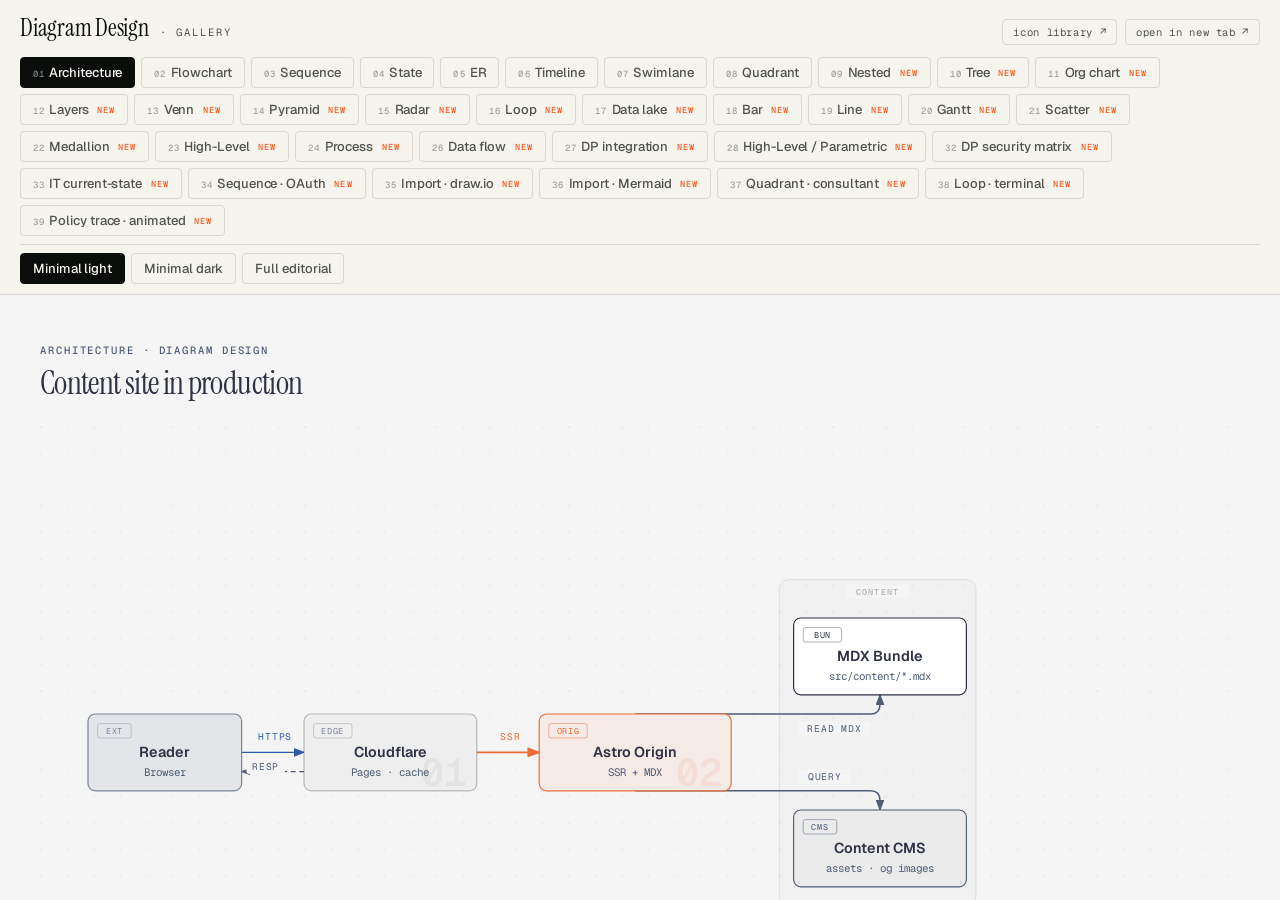
<file: starter-kit/skills/diagram-design/assets/index.html>
<!doctype html>
<html lang="en">
  <head>
    <meta charset="UTF-8" />
    <meta name="viewport" content="width=device-width, initial-scale=1.0" />
    <title>Diagram Design · Gallery</title>
    <link
      href="https://fonts.googleapis.com/css2?family=Instrument+Serif:ital@0;1&family=Geist:wght@400;500;600&family=Geist+Mono:wght@400;500;600&display=swap"
      rel="stylesheet"
    />
    <style>
      *,
      *::before,
      *::after {
        box-sizing: border-box;
        margin: 0;
        padding: 0;
      }
      :root {
        --paper: #f5f4ed;
        --paper-2: #efeee5;
        --ink: #0b0d0b;
        --muted: #52534e;
        --soft: #65655c;
        --rule: rgba(11, 13, 11, 0.12);
        --rule-strong: rgba(11, 13, 11, 0.25);
        --accent: #f7591f;
        --sans: "Geist", system-ui, sans-serif;
        --serif: "Instrument Serif", serif;
        --mono: "Geist Mono", ui-monospace, monospace;
      }
      html,
      body {
        height: 100%;
      }
      body {
        font-family: var(--sans);
        background: var(--paper);
        color: var(--ink);
        display: flex;
        flex-direction: column;
        overflow: hidden;
      }

      .topbar {
        padding: 1rem 1.25rem 0.625rem;
        border-bottom: 1px solid var(--rule);
        flex: 0 0 auto;
      }
      .title-row {
        display: flex;
        align-items: baseline;
        justify-content: space-between;
        margin-bottom: 0.75rem;
        gap: 1rem;
      }
      .title-row h1 {
        font-family: var(--serif);
        font-size: 1.5rem;
        font-weight: 400;
        letter-spacing: -0.01em;
        line-height: 1;
      }
      .title-row .meta {
        font-family: var(--mono);
        font-size: 0.66rem;
        letter-spacing: 0.18em;
        text-transform: uppercase;
        color: var(--muted);
      }
      .title-row .open-raw {
        font-family: var(--mono);
        font-size: 0.66rem;
        letter-spacing: 0.06em;
        color: var(--muted);
        text-decoration: none;
        padding: 0.3rem 0.625rem;
        border: 1px solid var(--rule);
        border-radius: 4px;
        transition:
          color 0.15s,
          border-color 0.15s;
      }
      .open-raw:hover {
        color: var(--accent);
        border-color: var(--accent);
      }

      .tabs {
        display: flex;
        flex-wrap: wrap;
        gap: 0.375rem;
        margin-bottom: 0.5rem;
      }
      .tabs.variants {
        margin-bottom: 0;
        padding-top: 0.5rem;
        border-top: 1px solid var(--rule);
      }
      .tab {
        font-family: var(--sans);
        font-size: 0.8125rem;
        font-weight: 500;
        padding: 0.375rem 0.75rem;
        background: transparent;
        color: var(--muted);
        border: 1px solid var(--rule);
        border-radius: 4px;
        cursor: pointer;
        transition: all 0.12s;
        letter-spacing: -0.005em;
      }
      .tab:hover {
        color: var(--ink);
        border-color: var(--rule-strong);
      }
      .tab:disabled {
        opacity: 0.35;
        cursor: not-allowed;
      }
      .tab.active {
        background: var(--ink);
        color: var(--paper);
        border-color: var(--ink);
      }
      .tab .eyebrow {
        display: inline-block;
        margin-right: 0.25rem;
        font-family: var(--mono);
        font-size: 0.56rem;
        letter-spacing: 0.12em;
        text-transform: uppercase;
        color: inherit;
        opacity: 0.5;
      }
      .tab.new::after {
        content: "NEW";
        display: inline-block;
        margin-left: 0.35rem;
        font-family: var(--mono);
        font-size: 0.54rem;
        letter-spacing: 0.12em;
        color: var(--accent);
        vertical-align: 1px;
      }
      .tab.active.new::after {
        color: var(--paper);
      }

      main {
        flex: 1 1 auto;
        position: relative;
        background: var(--paper-2);
        overflow: hidden;
      }
      iframe {
        position: absolute;
        inset: 0;
        width: 100%;
        height: 100%;
        border: 0;
        background: var(--paper);
        display: block;
      }
    </style>
  </head>
  <body>
    <header class="topbar">
      <div class="title-row">
        <h1>
          Diagram Design
          <span
            class="meta"
            style="
              font-family: var(--mono);
              font-size: 0.66rem;
              margin-left: 0.5rem;
            "
            >· gallery</span
          >
        </h1>
        <div style="display: flex; gap: 0.5rem">
          <a class="open-raw" href="icons.html" target="_blank" rel="noopener"
            >icon library ↗</a
          >
          <a
            class="open-raw"
            id="open-raw"
            href="#"
            target="_blank"
            rel="noopener"
            >open in new tab ↗</a
          >
        </div>
      </div>

      <div class="tabs" id="type-tabs" role="tablist" aria-label="Diagram type">
        <button class="tab active" data-type="architecture">
          <span class="eyebrow">01</span>Architecture
        </button>
        <button class="tab" data-type="flowchart">
          <span class="eyebrow">02</span>Flowchart
        </button>
        <button class="tab" data-type="sequence">
          <span class="eyebrow">03</span>Sequence
        </button>
        <button class="tab" data-type="state">
          <span class="eyebrow">04</span>State
        </button>
        <button class="tab" data-type="er">
          <span class="eyebrow">05</span>ER
        </button>
        <button class="tab" data-type="timeline">
          <span class="eyebrow">06</span>Timeline
        </button>
        <button class="tab" data-type="swimlane">
          <span class="eyebrow">07</span>Swimlane
        </button>
        <button class="tab" data-type="quadrant">
          <span class="eyebrow">08</span>Quadrant
        </button>
        <button class="tab new" data-type="nested">
          <span class="eyebrow">09</span>Nested
        </button>
        <button class="tab new" data-type="tree">
          <span class="eyebrow">10</span>Tree
        </button>
        <button class="tab new" data-type="org-chart">
          <span class="eyebrow">11</span>Org chart
        </button>
        <button class="tab new" data-type="layers">
          <span class="eyebrow">12</span>Layers
        </button>
        <button class="tab new" data-type="venn">
          <span class="eyebrow">13</span>Venn
        </button>
        <button class="tab new" data-type="pyramid">
          <span class="eyebrow">14</span>Pyramid
        </button>
        <button class="tab new" data-type="radar">
          <span class="eyebrow">15</span>Radar
        </button>
        <button class="tab new" data-type="loop">
          <span class="eyebrow">16</span>Loop
        </button>
        <button class="tab new" data-type="datalake">
          <span class="eyebrow">17</span>Data lake
        </button>
        <button class="tab new" data-type="bar">
          <span class="eyebrow">18</span>Bar
        </button>
        <button class="tab new" data-type="line">
          <span class="eyebrow">19</span>Line
        </button>
        <button class="tab new" data-type="gantt">
          <span class="eyebrow">20</span>Gantt
        </button>
        <button class="tab new" data-type="scatter">
          <span class="eyebrow">21</span>Scatter
        </button>
        <button class="tab new" data-type="medallion">
          <span class="eyebrow">22</span>Medallion
        </button>
        <button class="tab new" data-type="high-level">
          <span class="eyebrow">23</span>High-Level
        </button>
        <button class="tab new" data-type="process">
          <span class="eyebrow">24</span>Process
        </button>
        <button class="tab new" data-type="data-flow">
          <span class="eyebrow">26</span>Data flow
        </button>
        <button class="tab new" data-type="dp-integration">
          <span class="eyebrow">27</span>DP integration
        </button>
        <button class="tab new" data-type="high-level-vertical">
          <span class="eyebrow">28</span>High-Level / Parametric
        </button>
        <button class="tab new" data-type="dp-security-matrix">
          <span class="eyebrow">32</span>DP security matrix
        </button>
        <button class="tab new" data-type="it-state">
          <span class="eyebrow">33</span>IT current-state
        </button>
        <button class="tab new" data-type="sequence-oauth">
          <span class="eyebrow">34</span>Sequence · OAuth
        </button>
        <button class="tab new" data-type="import-drawio" data-single>
          <span class="eyebrow">35</span>Import · draw.io
        </button>
        <button class="tab new" data-type="import-mermaid" data-single>
          <span class="eyebrow">36</span>Import · Mermaid
        </button>
        <button class="tab new" data-type="quadrant-consultant" data-single>
          <span class="eyebrow">37</span>Quadrant · consultant
        </button>
        <button class="tab new" data-type="loop-terminal" data-single>
          <span class="eyebrow">38</span>Loop · terminal
        </button>
        <button class="tab new" data-type="policy-trace-animated" data-single>
          <span class="eyebrow">39</span>Policy trace · animated
        </button>
      </div>

      <div
        class="tabs variants"
        id="variant-tabs"
        role="tablist"
        aria-label="Variant"
      >
        <button class="tab active" data-variant="">Minimal light</button>
        <button class="tab" data-variant="-dark">Minimal dark</button>
        <button class="tab" data-variant="-full">Full editorial</button>
      </div>
    </header>

    <main>
      <iframe
        id="preview"
        src="example-architecture.html"
        title="Preview"
      ></iframe>
    </main>

    <script>
      const state = { type: "architecture", variant: "" };
      const iframe = document.getElementById("preview");
      const openRaw = document.getElementById("open-raw");

      function update() {
        const activeType = document.querySelector("#type-tabs .tab.active");
        const single = activeType && activeType.hasAttribute("data-single");
        const variantTabs = document.querySelectorAll("#variant-tabs .tab");
        if (single) state.variant = "";
        variantTabs.forEach((tab) => {
          tab.disabled = single && tab.dataset.variant !== "";
          tab.classList.toggle("active", tab.dataset.variant === state.variant);
        });
        const src = `example-${state.type}${state.variant}.html`;
        iframe.src = src;
        openRaw.href = src;
      }

      function bindTabs(containerId, key) {
        const container = document.getElementById(containerId);
        container.addEventListener("click", (e) => {
          const btn = e.target.closest(".tab");
          if (!btn) return;
          container
            .querySelectorAll(".tab")
            .forEach((t) => t.classList.remove("active"));
          btn.classList.add("active");
          state[key] = btn.dataset[key];
          update();
        });
      }

      bindTabs("type-tabs", "type");
      bindTabs("variant-tabs", "variant");
      update();
    </script>
  </body>
</html>
</file>
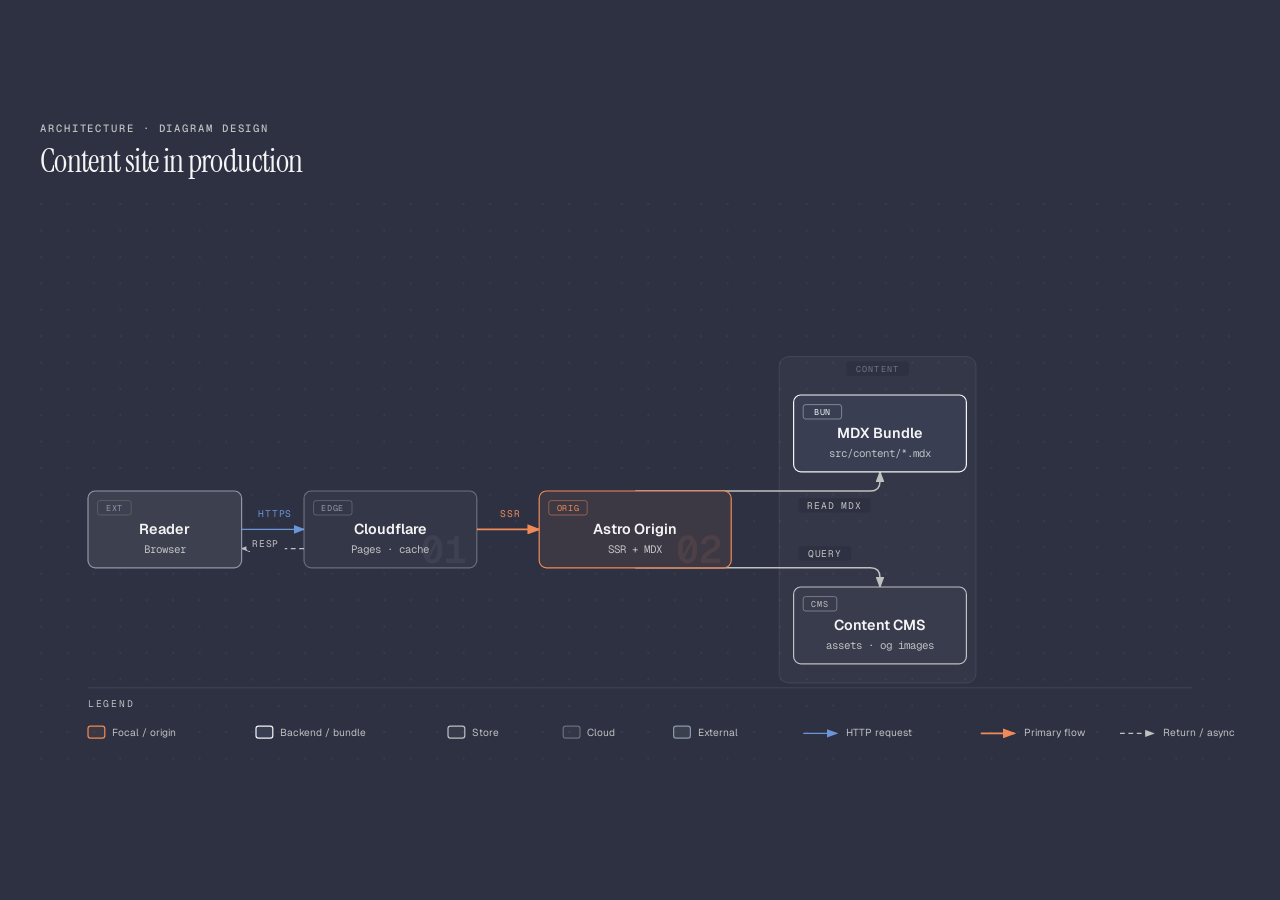
<file: starter-kit/skills/diagram-design/assets/example-architecture-dark.html>
<!DOCTYPE html>
<html lang="en">
<head>
  <meta charset="UTF-8">
  <meta name="viewport" content="width=device-width, initial-scale=1.0">
  <title>Content site · Architecture</title>
  <link href="https://fonts.googleapis.com/css2?family=Instrument+Serif:ital@0;1&family=Geist:wght@400;500;600&family=Geist+Mono:wght@400;500;600&display=swap" rel="stylesheet">
  <style>
    *, *::before, *::after { box-sizing: border-box; margin: 0; padding: 0; }
    :root {
      --color-paper:   #2d3142;
      --color-ink:     #f5f5f5;
      --color-muted:   #bfc0c0;
      --color-accent:  #f08a59;
      --font-sans:     'Geist', system-ui, sans-serif;
      --font-serif:    'Instrument Serif', serif;
      --font-mono:     'Geist Mono', ui-monospace, monospace;
    }

    body {
      font-family: var(--font-sans);
      background: var(--color-paper);
      color: var(--color-ink);
      min-height: 100vh;
      display: flex;
      align-items: center;
      justify-content: center;
      padding: 3rem 2rem;
    }

    .frame { max-width: 1200px; width: 100%; }

    .eyebrow {
      font-family: var(--font-mono);
      font-size: 0.66rem;
      font-weight: 500;
      letter-spacing: 0.18em;
      text-transform: uppercase;
      color: var(--color-muted);
      margin-bottom: 0.5rem;
    }

    h1 {
      font-family: var(--font-serif);
      font-size: clamp(1.5rem, 2.4vw + 0.75rem, 2rem);
      font-weight: 400;
      letter-spacing: -0.02em;
      line-height: 1.15;
      color: var(--color-ink);
      margin-bottom: 1.5rem;
    }

    svg { width: 100%; min-width: 900px; display: block; }
  </style>
</head>
<body>
  <div class="frame">
    <p class="eyebrow">Architecture · Diagram Design</p>
    <h1>Content site in production</h1>

    <svg viewBox="0 0 1000 480" xmlns="http://www.w3.org/2000/svg" role="img" aria-labelledby="architecture-dark-title architecture-dark-desc">
      <title id="architecture-dark-title">Content site in production</title>
      <desc id="architecture-dark-desc">Architecture diagram showing reader requests moving through Cloudflare to an Astro origin, MDX bundle, and content CMS.</desc>
        <defs>
          <pattern id="dots" width="22" height="22" patternUnits="userSpaceOnUse">
            <circle cx="1" cy="1" r="0.9" fill="rgba(245,245,245,0.10)"/>
          </pattern>
          <marker id="arrow" markerWidth="8" markerHeight="6" refX="7" refY="3" orient="auto"><polygon points="0 0, 8 3, 0 6" fill="#bfc0c0"/></marker>
          <marker id="arrow-accent" markerWidth="8" markerHeight="6" refX="7" refY="3" orient="auto"><polygon points="0 0, 8 3, 0 6" fill="#f08a59"/></marker>
          <marker id="arrow-link" markerWidth="8" markerHeight="6" refX="7" refY="3" orient="auto"><polygon points="0 0, 8 3, 0 6" fill="#6a95d8"/></marker>
        </defs>

        <rect width="100%" height="100%" fill="#2d3142"/>
        <rect width="100%" height="100%" fill="url(#dots)" opacity="0.55"/>

        <!-- Zone: Content services (drawn before arrows and nodes) -->
        <rect x="616" y="128" width="164" height="272" rx="8"
              fill="rgba(245,245,245,0.03)" stroke="rgba(245,245,245,0.10)" stroke-width="0.8"/>
        <rect x="672" y="132" width="52" height="12" rx="2" fill="#2d3142"/>
        <text x="698" y="141" fill="rgba(245,245,245,0.35)" font-size="7" font-family="'Geist Mono', monospace"
              text-anchor="middle" letter-spacing="0.14em">CONTENT</text>

        <!-- Arrows first (behind boxes) -->
        <line x1="168" y1="272" x2="220" y2="272" stroke="#6a95d8" stroke-width="1.2" marker-end="url(#arrow-link)"/>
        <line x1="364" y1="272" x2="416" y2="272" stroke="#f08a59" stroke-width="1.4" marker-end="url(#arrow-accent)"/>
        <path d="M 496,240 H 692 Q 700,240 700,232 V 224"
              fill="none" stroke="#bfc0c0" stroke-width="1.2" marker-end="url(#arrow)"/>
        <path d="M 496,304 H 692 Q 700,304 700,312 V 320"
              fill="none" stroke="#bfc0c0" stroke-width="1.2" marker-end="url(#arrow)"/>

        <!-- Dashed return: Cloudflare→Reader (cached HTML) -->
        <path d="M 220,288 H 168" fill="none" stroke="#bfc0c0" stroke-width="1" stroke-dasharray="4,3" marker-end="url(#arrow)"/>

        <!-- Arrow labels -->
        <rect x="172" y="252" width="48" height="12" rx="2" fill="#2d3142"/>
        <text x="196" y="262" fill="#6a95d8" font-size="8" font-family="'Geist Mono', monospace" text-anchor="middle" letter-spacing="0.08em">HTTPS</text>

        <rect x="172" y="278" width="32" height="12" rx="2" fill="#2d3142"/>
        <text x="188" y="287" fill="#bfc0c0" font-size="8" font-family="'Geist Mono', monospace" text-anchor="middle" letter-spacing="0.08em">RESP</text>

        <rect x="368" y="252" width="48" height="12" rx="2" fill="#2d3142"/>
        <text x="392" y="262" fill="#f08a59" font-size="8" font-family="'Geist Mono', monospace" text-anchor="middle" letter-spacing="0.08em">SSR</text>

        <rect x="632" y="246" width="60" height="12" rx="2" fill="#2d3142"/>
        <text x="662" y="255" fill="#bfc0c0" font-size="8" font-family="'Geist Mono', monospace" text-anchor="middle" letter-spacing="0.08em">READ MDX</text>

        <rect x="632" y="286" width="44" height="12" rx="2" fill="#2d3142"/>
        <text x="654" y="295" fill="#bfc0c0" font-size="8" font-family="'Geist Mono', monospace" text-anchor="middle" letter-spacing="0.08em">QUERY</text>

        <!-- Node: Reader -->
        <rect x="40" y="240" width="128" height="64" rx="6" fill="#2d3142"/>
        <rect x="40" y="240" width="128" height="64" rx="6" fill="rgba(191,192,192,0.10)" stroke="#8e98ac" stroke-width="1"/>
        <rect x="48" y="248" width="28" height="12" rx="2" fill="transparent" stroke="rgba(142,140,131,0.40)" stroke-width="0.8"/>
        <text x="62" y="257" fill="#8e98ac" font-size="7" font-family="'Geist Mono', monospace" text-anchor="middle" letter-spacing="0.08em">EXT</text>
        <text x="104" y="276" fill="#f5f5f5" font-size="12" font-weight="600" font-family="'Geist', sans-serif" text-anchor="middle">Reader</text>
        <text x="104" y="292" fill="#bfc0c0" font-size="9" font-family="'Geist Mono', monospace" text-anchor="middle">Browser</text>

        <!-- Node: Cloudflare -->
        <rect x="220" y="240" width="144" height="64" rx="6" fill="#2d3142"/>
        <rect x="220" y="240" width="144" height="64" rx="6" fill="rgba(245,245,245,0.03)" stroke="rgba(245,245,245,0.30)" stroke-width="1"/>
        <rect x="228" y="248" width="32" height="12" rx="2" fill="transparent" stroke="rgba(245,245,245,0.22)" stroke-width="0.8"/>
        <text x="244" y="257" fill="#8e98ac" font-size="7" font-family="'Geist Mono', monospace" text-anchor="middle" letter-spacing="0.08em">EDGE</text>
        <text x="356" y="300" fill="rgba(245,245,245,0.06)" font-size="32" font-weight="600" font-family="'Geist Mono', monospace" text-anchor="end">01</text>
        <text x="292" y="276" fill="#f5f5f5" font-size="12" font-weight="600" font-family="'Geist', sans-serif" text-anchor="middle">Cloudflare</text>
        <text x="292" y="292" fill="#bfc0c0" font-size="9" font-family="'Geist Mono', monospace" text-anchor="middle">Pages · cache</text>

        <!-- Node: Astro (focal coral) -->
        <rect x="416" y="240" width="160" height="64" rx="6" fill="#2d3142"/>
        <rect x="416" y="240" width="160" height="64" rx="6" fill="rgba(240,138,89,0.08)" stroke="#f08a59" stroke-width="1"/>
        <rect x="424" y="248" width="32" height="12" rx="2" fill="transparent" stroke="rgba(240,138,89,0.50)" stroke-width="0.8"/>
        <text x="440" y="257" fill="#f08a59" font-size="7" font-family="'Geist Mono', monospace" text-anchor="middle" letter-spacing="0.08em">ORIG</text>
        <text x="568" y="300" fill="rgba(240,138,89,0.10)" font-size="32" font-weight="600" font-family="'Geist Mono', monospace" text-anchor="end">02</text>
        <text x="496" y="276" fill="#f5f5f5" font-size="12" font-weight="600" font-family="'Geist', sans-serif" text-anchor="middle">Astro Origin</text>
        <text x="496" y="292" fill="#bfc0c0" font-size="9" font-family="'Geist Mono', monospace" text-anchor="middle">SSR + MDX</text>

        <!-- Node: MDX Bundle -->
        <rect x="628" y="160" width="144" height="64" rx="6" fill="#2d3142"/>
        <rect x="628" y="160" width="144" height="64" rx="6" fill="#393e53" stroke="#f5f5f5" stroke-width="1"/>
        <rect x="636" y="168" width="32" height="12" rx="2" fill="transparent" stroke="rgba(245,245,245,0.40)" stroke-width="0.8"/>
        <text x="652" y="177" fill="#f5f5f5" font-size="7" font-family="'Geist Mono', monospace" text-anchor="middle" letter-spacing="0.08em">BUN</text>
        <text x="700" y="196" fill="#f5f5f5" font-size="12" font-weight="600" font-family="'Geist', sans-serif" text-anchor="middle">MDX Bundle</text>
        <text x="700" y="212" fill="#bfc0c0" font-size="9" font-family="'Geist Mono', monospace" text-anchor="middle">src/content/*.mdx</text>

        <!-- Node: Content CMS -->
        <rect x="628" y="320" width="144" height="64" rx="6" fill="#2d3142"/>
        <rect x="628" y="320" width="144" height="64" rx="6" fill="rgba(245,245,245,0.05)" stroke="#bfc0c0" stroke-width="1"/>
        <rect x="636" y="328" width="28" height="12" rx="2" fill="transparent" stroke="rgba(191,192,192,0.50)" stroke-width="0.8"/>
        <text x="650" y="337" fill="#bfc0c0" font-size="7" font-family="'Geist Mono', monospace" text-anchor="middle" letter-spacing="0.08em">CMS</text>
        <text x="700" y="356" fill="#f5f5f5" font-size="12" font-weight="600" font-family="'Geist', sans-serif" text-anchor="middle">Content CMS</text>
        <text x="700" y="372" fill="#bfc0c0" font-size="9" font-family="'Geist Mono', monospace" text-anchor="middle">assets · og images</text>

        <!-- Legend strip -->
        <line x1="40" y1="404" x2="960" y2="404" stroke="rgba(245,245,245,0.10)" stroke-width="0.8"/>
        <text x="40" y="420" fill="#bfc0c0" font-size="8" font-family="'Geist Mono', monospace" letter-spacing="0.18em">LEGEND</text>

        <rect x="40" y="436" width="14" height="10" rx="2" fill="rgba(240,138,89,0.08)" stroke="#f08a59" stroke-width="1"/>
        <text x="60" y="444" fill="#bfc0c0" font-size="8.5" font-family="'Geist', sans-serif">Focal / origin</text>

        <rect x="180" y="436" width="14" height="10" rx="2" fill="#393e53" stroke="#f5f5f5" stroke-width="1"/>
        <text x="200" y="444" fill="#bfc0c0" font-size="8.5" font-family="'Geist', sans-serif">Backend / bundle</text>

        <rect x="340" y="436" width="14" height="10" rx="2" fill="rgba(245,245,245,0.05)" stroke="#bfc0c0" stroke-width="1"/>
        <text x="360" y="444" fill="#bfc0c0" font-size="8.5" font-family="'Geist', sans-serif">Store</text>

        <rect x="436" y="436" width="14" height="10" rx="2" fill="rgba(245,245,245,0.03)" stroke="rgba(245,245,245,0.30)" stroke-width="1"/>
        <text x="456" y="444" fill="#bfc0c0" font-size="8.5" font-family="'Geist', sans-serif">Cloud</text>

        <rect x="528" y="436" width="14" height="10" rx="2" fill="rgba(191,192,192,0.10)" stroke="#8e98ac" stroke-width="1"/>
        <text x="548" y="444" fill="#bfc0c0" font-size="8.5" font-family="'Geist', sans-serif">External</text>

        <line x1="636" y1="442" x2="664" y2="442" stroke="#6a95d8" stroke-width="1.2" marker-end="url(#arrow-link)"/>
        <text x="672" y="444" fill="#bfc0c0" font-size="8.5" font-family="'Geist', sans-serif">HTTP request</text>

        <line x1="784" y1="442" x2="812" y2="442" stroke="#f08a59" stroke-width="1.4" marker-end="url(#arrow-accent)"/>
        <text x="820" y="444" fill="#bfc0c0" font-size="8.5" font-family="'Geist', sans-serif">Primary flow</text>

        <line x1="900" y1="442" x2="928" y2="442" stroke="#bfc0c0" stroke-width="1" stroke-dasharray="4,3" marker-end="url(#arrow)"/>
        <text x="936" y="444" fill="#bfc0c0" font-size="8.5" font-family="'Geist', sans-serif">Return / async</text>
      </svg>
  </div>
</body>
</html>
</file>
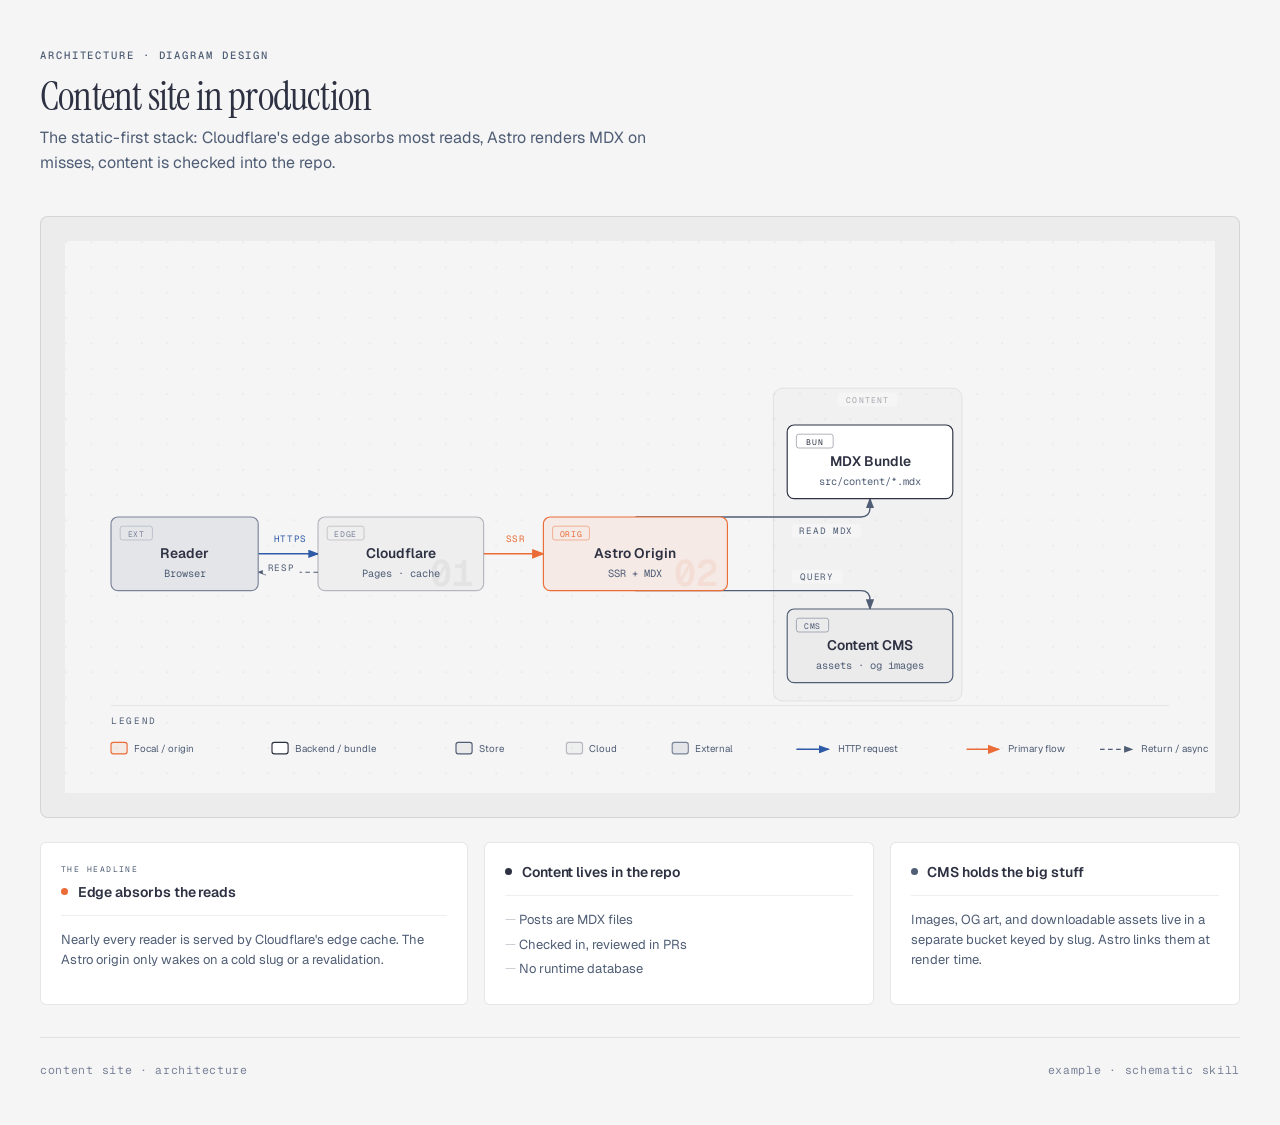
<file: starter-kit/skills/diagram-design/assets/example-architecture-full.html>
<!DOCTYPE html>
<html lang="en">
<head>
  <meta charset="UTF-8">
  <meta name="viewport" content="width=device-width, initial-scale=1.0">
  <title>Content site · Architecture</title>
  <link href="https://fonts.googleapis.com/css2?family=Instrument+Serif:ital@0;1&family=Geist:wght@400;500;600&family=Geist+Mono:wght@400;500;600&display=swap" rel="stylesheet">
  <style>
    *, *::before, *::after { box-sizing: border-box; margin: 0; padding: 0; }
    :root {
      --color-paper: #f5f5f5; --color-paper-2: #ececec;
      --color-ink: #2d3142; --color-muted: #4f5d75; --color-soft: #7a8399;
      --color-rule: rgba(45,49,66,0.12);
      --color-accent: #eb6c36; --color-accent-tint: rgba(235,108,54,0.08);
      --color-link: #2e5aa8;
      --font-sans: 'Geist', system-ui, sans-serif;
      --font-serif: 'Instrument Serif', serif;
      --font-mono: 'Geist Mono', ui-monospace, monospace;
    }
    body { font-family: var(--font-sans); background: var(--color-paper); min-height: 100vh; padding: 3rem 2rem; color: var(--color-ink); }
    .container { max-width: 1200px; margin: 0 auto; }
    .header { margin-bottom: 2.5rem; }
    .header-eyebrow { font-family: var(--font-mono); font-size: 0.66rem; font-weight: 500; letter-spacing: 0.18em; text-transform: uppercase; color: var(--color-muted); margin-bottom: 0.75rem; }
    h1 { font-family: var(--font-serif); font-size: clamp(1.75rem, 3vw + 1rem, 2.5rem); font-weight: 400; letter-spacing: -0.02em; line-height: 1.1; margin-bottom: 0.5rem; }
    .subtitle { font-size: 1rem; line-height: 1.55; color: var(--color-muted); max-width: 58ch; }
    .diagram-container { background: var(--color-paper-2); border-radius: 8px; border: 1px solid var(--color-rule); padding: 1.5rem; overflow-x: auto; }
    svg { width: 100%; min-width: 900px; display: block; }
    .cards { display: grid; grid-template-columns: 1.1fr 1fr 0.9fr; gap: 1rem; margin-top: 1.5rem; }
    @media (max-width: 820px) { .cards { grid-template-columns: 1fr; } }
    .card { background: #fff; border-radius: 6px; border: 1px solid var(--color-rule); padding: 1.25rem; }
    .card .eyebrow { font-family: var(--font-mono); font-size: 0.5rem; letter-spacing: 0.18em; text-transform: uppercase; color: var(--color-muted); margin-bottom: 0.5rem; }
    .card-header { display: flex; align-items: center; gap: 0.6rem; margin-bottom: 0.875rem; padding-bottom: 0.875rem; border-bottom: 1px solid rgba(45,49,66,0.08); }
    .card-dot { width: 7px; height: 7px; border-radius: 50%; }
    .card-dot.ink { background: var(--color-ink); } .card-dot.muted { background: var(--color-muted); } .card-dot.coral { background: var(--color-accent); }
    .card h3 { font-size: 0.875rem; font-weight: 600; letter-spacing: -0.005em; }
    .card p, .card ul { color: var(--color-muted); font-size: 0.8125rem; line-height: 1.55; list-style: none; }
    .card li { margin-bottom: 0.3rem; padding-left: 0.875rem; position: relative; }
    .card li::before { content: '—'; position: absolute; left: 0; color: rgba(45,49,66,0.25); font-size: 0.75rem; }
    .footer { margin-top: 2rem; padding-top: 1.5rem; border-top: 1px solid rgba(45,49,66,0.10); font-family: var(--font-mono); font-size: 0.72rem; letter-spacing: 0.06em; color: var(--color-soft); display: flex; justify-content: space-between; flex-wrap: wrap; gap: 0.5rem; }
  </style>
</head>
<body>
  <div class="container">
    <div class="header">
      <p class="header-eyebrow">Architecture · Diagram Design</p>
      <h1>Content site in production</h1>
      <p class="subtitle">The static-first stack: Cloudflare's edge absorbs most reads, Astro renders MDX on misses, content is checked into the repo.</p>
    </div>

    <div class="diagram-container">
      <svg viewBox="0 0 1000 480" xmlns="http://www.w3.org/2000/svg" role="img" aria-labelledby="architecture-full-title architecture-full-desc">
        <title id="architecture-full-title">Content site in production</title>
        <desc id="architecture-full-desc">Architecture diagram showing reader requests moving through Cloudflare to an Astro origin, MDX bundle, and content CMS.</desc>
        <defs>
          <pattern id="dots" width="22" height="22" patternUnits="userSpaceOnUse">
            <circle cx="1" cy="1" r="0.9" fill="rgba(45,49,66,0.10)"/>
          </pattern>
          <marker id="arrow" markerWidth="8" markerHeight="6" refX="7" refY="3" orient="auto"><polygon points="0 0, 8 3, 0 6" fill="#4f5d75"/></marker>
          <marker id="arrow-accent" markerWidth="8" markerHeight="6" refX="7" refY="3" orient="auto"><polygon points="0 0, 8 3, 0 6" fill="#eb6c36"/></marker>
          <marker id="arrow-link" markerWidth="8" markerHeight="6" refX="7" refY="3" orient="auto"><polygon points="0 0, 8 3, 0 6" fill="#2e5aa8"/></marker>
        </defs>

        <rect width="100%" height="100%" fill="#f5f5f5"/>
        <rect width="100%" height="100%" fill="url(#dots)" opacity="0.55"/>

        <!-- Zone: Content services (drawn before arrows and nodes) -->
        <rect x="616" y="128" width="164" height="272" rx="8"
              fill="rgba(45,49,66,0.02)" stroke="rgba(45,49,66,0.10)" stroke-width="0.8"/>
        <rect x="672" y="132" width="52" height="12" rx="2" fill="#f5f5f5"/>
        <text x="698" y="141" fill="rgba(45,49,66,0.40)" font-size="7" font-family="'Geist Mono', monospace"
              text-anchor="middle" letter-spacing="0.14em">CONTENT</text>

        <!-- Arrows first (behind boxes) -->
        <line x1="168" y1="272" x2="220" y2="272" stroke="#2e5aa8" stroke-width="1.2" marker-end="url(#arrow-link)"/>
        <line x1="364" y1="272" x2="416" y2="272" stroke="#eb6c36" stroke-width="1.4" marker-end="url(#arrow-accent)"/>
        <path d="M 496,240 H 692 Q 700,240 700,232 V 224"
              fill="none" stroke="#4f5d75" stroke-width="1.2" marker-end="url(#arrow)"/>
        <path d="M 496,304 H 692 Q 700,304 700,312 V 320"
              fill="none" stroke="#4f5d75" stroke-width="1.2" marker-end="url(#arrow)"/>

        <!-- Dashed return: Cloudflare→Reader (cached HTML) -->
        <path d="M 220,288 H 168" fill="none" stroke="#4f5d75" stroke-width="1" stroke-dasharray="4,3" marker-end="url(#arrow)"/>

        <!-- Arrow labels -->
        <rect x="172" y="252" width="48" height="12" rx="2" fill="#f5f5f5"/>
        <text x="196" y="262" fill="#2e5aa8" font-size="8" font-family="'Geist Mono', monospace" text-anchor="middle" letter-spacing="0.08em">HTTPS</text>

        <rect x="172" y="278" width="32" height="12" rx="2" fill="#f5f5f5"/>
        <text x="188" y="287" fill="#4f5d75" font-size="8" font-family="'Geist Mono', monospace" text-anchor="middle" letter-spacing="0.08em">RESP</text>

        <rect x="368" y="252" width="48" height="12" rx="2" fill="#f5f5f5"/>
        <text x="392" y="262" fill="#eb6c36" font-size="8" font-family="'Geist Mono', monospace" text-anchor="middle" letter-spacing="0.08em">SSR</text>

        <rect x="632" y="246" width="60" height="12" rx="2" fill="#f5f5f5"/>
        <text x="662" y="255" fill="#4f5d75" font-size="8" font-family="'Geist Mono', monospace" text-anchor="middle" letter-spacing="0.08em">READ MDX</text>

        <rect x="632" y="286" width="44" height="12" rx="2" fill="#f5f5f5"/>
        <text x="654" y="295" fill="#4f5d75" font-size="8" font-family="'Geist Mono', monospace" text-anchor="middle" letter-spacing="0.08em">QUERY</text>

        <!-- Node: Reader -->
        <rect x="40" y="240" width="128" height="64" rx="6" fill="#f5f5f5"/>
        <rect x="40" y="240" width="128" height="64" rx="6" fill="rgba(79,93,117,0.10)" stroke="#7a8399" stroke-width="1"/>
        <rect x="48" y="248" width="28" height="12" rx="2" fill="transparent" stroke="rgba(122,131,153,0.40)" stroke-width="0.8"/>
        <text x="62" y="257" fill="#7a8399" font-size="7" font-family="'Geist Mono', monospace" text-anchor="middle" letter-spacing="0.08em">EXT</text>
        <text x="104" y="276" fill="#2d3142" font-size="12" font-weight="600" font-family="'Geist', sans-serif" text-anchor="middle">Reader</text>
        <text x="104" y="292" fill="#4f5d75" font-size="9" font-family="'Geist Mono', monospace" text-anchor="middle">Browser</text>

        <!-- Node: Cloudflare -->
        <rect x="220" y="240" width="144" height="64" rx="6" fill="#f5f5f5"/>
        <rect x="220" y="240" width="144" height="64" rx="6" fill="rgba(45,49,66,0.03)" stroke="rgba(45,49,66,0.30)" stroke-width="1"/>
        <rect x="228" y="248" width="32" height="12" rx="2" fill="transparent" stroke="rgba(45,49,66,0.22)" stroke-width="0.8"/>
        <text x="244" y="257" fill="#7a8399" font-size="7" font-family="'Geist Mono', monospace" text-anchor="middle" letter-spacing="0.08em">EDGE</text>
        <text x="356" y="300" fill="rgba(45,49,66,0.06)" font-size="32" font-weight="600" font-family="'Geist Mono', monospace" text-anchor="end">01</text>
        <text x="292" y="276" fill="#2d3142" font-size="12" font-weight="600" font-family="'Geist', sans-serif" text-anchor="middle">Cloudflare</text>
        <text x="292" y="292" fill="#4f5d75" font-size="9" font-family="'Geist Mono', monospace" text-anchor="middle">Pages · cache</text>

        <!-- Node: Astro (focal coral) -->
        <rect x="416" y="240" width="160" height="64" rx="6" fill="#f5f5f5"/>
        <rect x="416" y="240" width="160" height="64" rx="6" fill="rgba(235,108,54,0.08)" stroke="#eb6c36" stroke-width="1"/>
        <rect x="424" y="248" width="32" height="12" rx="2" fill="transparent" stroke="rgba(235,108,54,0.50)" stroke-width="0.8"/>
        <text x="440" y="257" fill="#eb6c36" font-size="7" font-family="'Geist Mono', monospace" text-anchor="middle" letter-spacing="0.08em">ORIG</text>
        <text x="568" y="300" fill="rgba(235,108,54,0.10)" font-size="32" font-weight="600" font-family="'Geist Mono', monospace" text-anchor="end">02</text>
        <text x="496" y="276" fill="#2d3142" font-size="12" font-weight="600" font-family="'Geist', sans-serif" text-anchor="middle">Astro Origin</text>
        <text x="496" y="292" fill="#4f5d75" font-size="9" font-family="'Geist Mono', monospace" text-anchor="middle">SSR + MDX</text>

        <!-- Node: MDX Bundle -->
        <rect x="628" y="160" width="144" height="64" rx="6" fill="#f5f5f5"/>
        <rect x="628" y="160" width="144" height="64" rx="6" fill="#ffffff" stroke="#2d3142" stroke-width="1"/>
        <rect x="636" y="168" width="32" height="12" rx="2" fill="transparent" stroke="rgba(45,49,66,0.40)" stroke-width="0.8"/>
        <text x="652" y="177" fill="#2d3142" font-size="7" font-family="'Geist Mono', monospace" text-anchor="middle" letter-spacing="0.08em">BUN</text>
        <text x="700" y="196" fill="#2d3142" font-size="12" font-weight="600" font-family="'Geist', sans-serif" text-anchor="middle">MDX Bundle</text>
        <text x="700" y="212" fill="#4f5d75" font-size="9" font-family="'Geist Mono', monospace" text-anchor="middle">src/content/*.mdx</text>

        <!-- Node: Content CMS -->
        <rect x="628" y="320" width="144" height="64" rx="6" fill="#f5f5f5"/>
        <rect x="628" y="320" width="144" height="64" rx="6" fill="rgba(45,49,66,0.05)" stroke="#4f5d75" stroke-width="1"/>
        <rect x="636" y="328" width="28" height="12" rx="2" fill="transparent" stroke="rgba(79,93,117,0.50)" stroke-width="0.8"/>
        <text x="650" y="337" fill="#4f5d75" font-size="7" font-family="'Geist Mono', monospace" text-anchor="middle" letter-spacing="0.08em">CMS</text>
        <text x="700" y="356" fill="#2d3142" font-size="12" font-weight="600" font-family="'Geist', sans-serif" text-anchor="middle">Content CMS</text>
        <text x="700" y="372" fill="#4f5d75" font-size="9" font-family="'Geist Mono', monospace" text-anchor="middle">assets · og images</text>

        <!-- Legend strip -->
        <line x1="40" y1="404" x2="960" y2="404" stroke="rgba(45,49,66,0.10)" stroke-width="0.8"/>
        <text x="40" y="420" fill="#4f5d75" font-size="8" font-family="'Geist Mono', monospace" letter-spacing="0.18em">LEGEND</text>

        <rect x="40" y="436" width="14" height="10" rx="2" fill="rgba(235,108,54,0.08)" stroke="#eb6c36" stroke-width="1"/>
        <text x="60" y="444" fill="#4f5d75" font-size="8.5" font-family="'Geist', sans-serif">Focal / origin</text>

        <rect x="180" y="436" width="14" height="10" rx="2" fill="#ffffff" stroke="#2d3142" stroke-width="1"/>
        <text x="200" y="444" fill="#4f5d75" font-size="8.5" font-family="'Geist', sans-serif">Backend / bundle</text>

        <rect x="340" y="436" width="14" height="10" rx="2" fill="rgba(45,49,66,0.05)" stroke="#4f5d75" stroke-width="1"/>
        <text x="360" y="444" fill="#4f5d75" font-size="8.5" font-family="'Geist', sans-serif">Store</text>

        <rect x="436" y="436" width="14" height="10" rx="2" fill="rgba(45,49,66,0.03)" stroke="rgba(45,49,66,0.30)" stroke-width="1"/>
        <text x="456" y="444" fill="#4f5d75" font-size="8.5" font-family="'Geist', sans-serif">Cloud</text>

        <rect x="528" y="436" width="14" height="10" rx="2" fill="rgba(79,93,117,0.10)" stroke="#7a8399" stroke-width="1"/>
        <text x="548" y="444" fill="#4f5d75" font-size="8.5" font-family="'Geist', sans-serif">External</text>

        <line x1="636" y1="442" x2="664" y2="442" stroke="#2e5aa8" stroke-width="1.2" marker-end="url(#arrow-link)"/>
        <text x="672" y="444" fill="#4f5d75" font-size="8.5" font-family="'Geist', sans-serif">HTTP request</text>

        <line x1="784" y1="442" x2="812" y2="442" stroke="#eb6c36" stroke-width="1.4" marker-end="url(#arrow-accent)"/>
        <text x="820" y="444" fill="#4f5d75" font-size="8.5" font-family="'Geist', sans-serif">Primary flow</text>

        <line x1="900" y1="442" x2="928" y2="442" stroke="#4f5d75" stroke-width="1" stroke-dasharray="4,3" marker-end="url(#arrow)"/>
        <text x="936" y="444" fill="#4f5d75" font-size="8.5" font-family="'Geist', sans-serif">Return / async</text>
      </svg>
    </div>

    <div class="cards">
      <div class="card">
        <p class="eyebrow">THE HEADLINE</p>
        <div class="card-header"><span class="card-dot coral"></span><h3>Edge absorbs the reads</h3></div>
        <p>Nearly every reader is served by Cloudflare's edge cache. The Astro origin only wakes on a cold slug or a revalidation.</p>
      </div>
      <div class="card">
        <div class="card-header"><span class="card-dot ink"></span><h3>Content lives in the repo</h3></div>
        <ul><li>Posts are MDX files</li><li>Checked in, reviewed in PRs</li><li>No runtime database</li></ul>
      </div>
      <div class="card">
        <div class="card-header"><span class="card-dot muted"></span><h3>CMS holds the big stuff</h3></div>
        <p>Images, OG art, and downloadable assets live in a separate bucket keyed by slug. Astro links them at render time.</p>
      </div>
    </div>

    <div class="footer">
      <span>content site · architecture</span>
      <span>example · schematic skill</span>
    </div>
  </div>
</body>
</html>
</file>
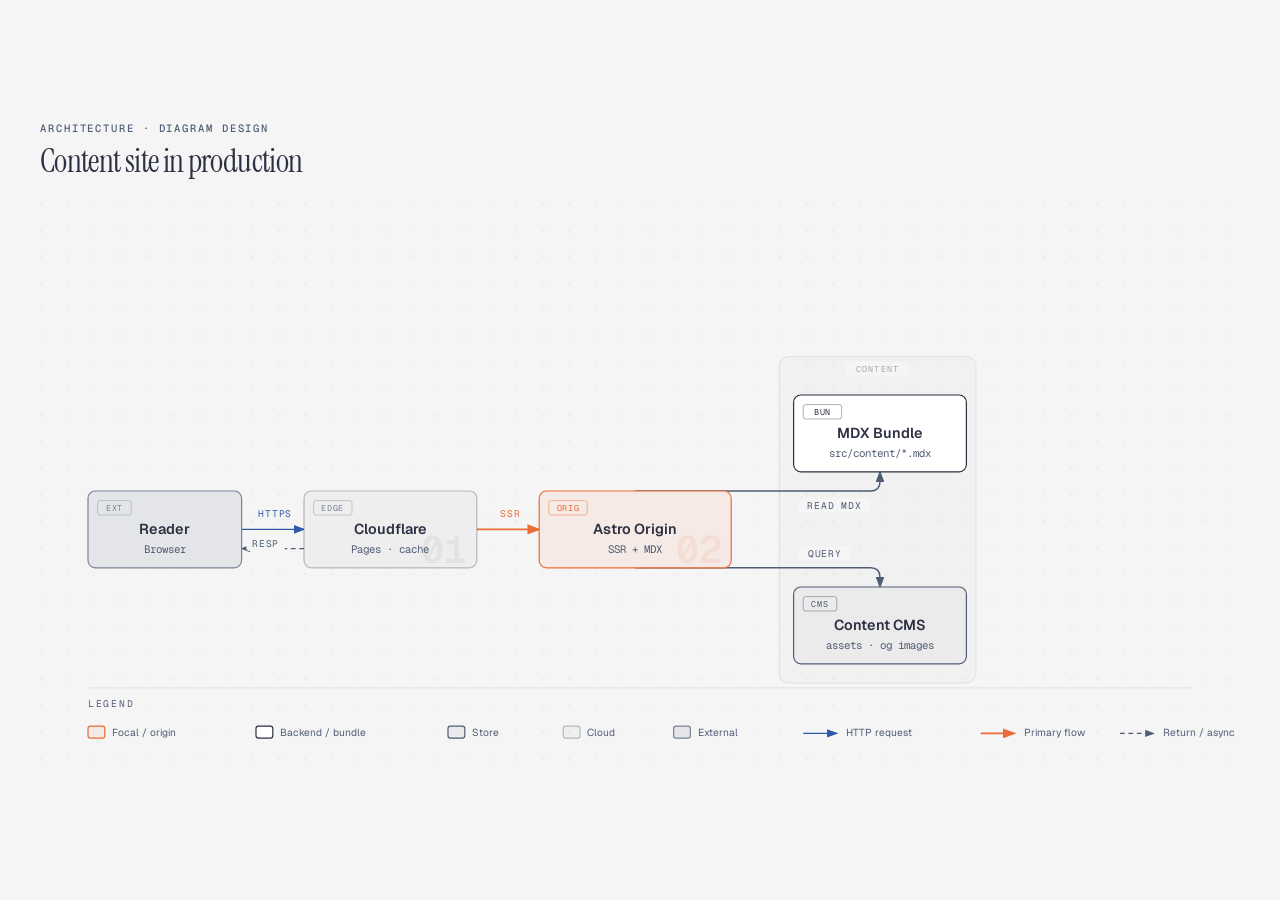
<file: starter-kit/skills/diagram-design/assets/example-architecture.html>
<!DOCTYPE html>
<html lang="en">
<head>
  <meta charset="UTF-8">
  <meta name="viewport" content="width=device-width, initial-scale=1.0">
  <title>Content site · Architecture</title>
  <link href="https://fonts.googleapis.com/css2?family=Instrument+Serif:ital@0;1&family=Geist:wght@400;500;600&family=Geist+Mono:wght@400;500;600&display=swap" rel="stylesheet">
  <style>
    *, *::before, *::after { box-sizing: border-box; margin: 0; padding: 0; }
    :root {
      --color-paper:   #f5f5f5;
      --color-ink:     #2d3142;
      --color-muted:   #4f5d75;
      --color-accent:  #eb6c36;
      --font-sans:     'Geist', system-ui, sans-serif;
      --font-serif:    'Instrument Serif', serif;
      --font-mono:     'Geist Mono', ui-monospace, monospace;
    }

    body {
      font-family: var(--font-sans);
      background: var(--color-paper);
      color: var(--color-ink);
      min-height: 100vh;
      display: flex;
      align-items: center;
      justify-content: center;
      padding: 3rem 2rem;
    }

    .frame { max-width: 1200px; width: 100%; }

    .eyebrow {
      font-family: var(--font-mono);
      font-size: 0.66rem;
      font-weight: 500;
      letter-spacing: 0.18em;
      text-transform: uppercase;
      color: var(--color-muted);
      margin-bottom: 0.5rem;
    }

    h1 {
      font-family: var(--font-serif);
      font-size: clamp(1.5rem, 2.4vw + 0.75rem, 2rem);
      font-weight: 400;
      letter-spacing: -0.02em;
      line-height: 1.15;
      color: var(--color-ink);
      margin-bottom: 1.5rem;
    }

    svg { width: 100%; min-width: 900px; display: block; }
  </style>
</head>
<body>
  <div class="frame">
    <p class="eyebrow">Architecture · Diagram Design</p>
    <h1>Content site in production</h1>

    <svg viewBox="0 0 1000 480" xmlns="http://www.w3.org/2000/svg" role="img" aria-labelledby="architecture-title architecture-desc">
      <title id="architecture-title">Content site in production</title>
      <desc id="architecture-desc">Architecture diagram showing reader requests moving through Cloudflare to an Astro origin, MDX bundle, and content CMS.</desc>
        <defs>
          <pattern id="dots" width="22" height="22" patternUnits="userSpaceOnUse">
            <circle cx="1" cy="1" r="0.9" fill="rgba(45,49,66,0.10)"/>
          </pattern>
          <marker id="arrow" markerWidth="8" markerHeight="6" refX="7" refY="3" orient="auto"><polygon points="0 0, 8 3, 0 6" fill="#4f5d75"/></marker>
          <marker id="arrow-accent" markerWidth="8" markerHeight="6" refX="7" refY="3" orient="auto"><polygon points="0 0, 8 3, 0 6" fill="#eb6c36"/></marker>
          <marker id="arrow-link" markerWidth="8" markerHeight="6" refX="7" refY="3" orient="auto"><polygon points="0 0, 8 3, 0 6" fill="#2e5aa8"/></marker>
        </defs>

        <rect width="100%" height="100%" fill="#f5f5f5"/>
        <rect width="100%" height="100%" fill="url(#dots)" opacity="0.55"/>

        <!-- Zone: Content services (drawn before arrows and nodes) -->
        <rect x="616" y="128" width="164" height="272" rx="8"
              fill="rgba(45,49,66,0.02)" stroke="rgba(45,49,66,0.10)" stroke-width="0.8"/>
        <rect x="672" y="132" width="52" height="12" rx="2" fill="#f5f5f5"/>
        <text x="698" y="141" fill="rgba(45,49,66,0.40)" font-size="7" font-family="'Geist Mono', monospace"
              text-anchor="middle" letter-spacing="0.14em">CONTENT</text>

        <!-- Arrows first (behind boxes) -->
        <line x1="168" y1="272" x2="220" y2="272" stroke="#2e5aa8" stroke-width="1.2" marker-end="url(#arrow-link)"/>
        <line x1="364" y1="272" x2="416" y2="272" stroke="#eb6c36" stroke-width="1.4" marker-end="url(#arrow-accent)"/>
        <!-- Exit Astro top→enter MDX bottom; exit Astro bottom→enter CMS top -->
        <path d="M 496,240 H 692 Q 700,240 700,232 V 224"
              fill="none" stroke="#4f5d75" stroke-width="1.2" marker-end="url(#arrow)"/>
        <path d="M 496,304 H 692 Q 700,304 700,312 V 320"
              fill="none" stroke="#4f5d75" stroke-width="1.2" marker-end="url(#arrow)"/>

        <!-- Dashed return: Cloudflare→Reader (cached HTML — same orthogonal rules as solid) -->
        <path d="M 220,288 H 168" fill="none" stroke="#4f5d75" stroke-width="1" stroke-dasharray="4,3" marker-end="url(#arrow)"/>

        <!-- Arrow labels -->
        <rect x="172" y="252" width="48" height="12" rx="2" fill="#f5f5f5"/>
        <text x="196" y="262" fill="#2e5aa8" font-size="8" font-family="'Geist Mono', monospace" text-anchor="middle" letter-spacing="0.08em">HTTPS</text>

        <rect x="172" y="278" width="32" height="12" rx="2" fill="#f5f5f5"/>
        <text x="188" y="287" fill="#4f5d75" font-size="8" font-family="'Geist Mono', monospace" text-anchor="middle" letter-spacing="0.08em">RESP</text>

        <rect x="368" y="252" width="48" height="12" rx="2" fill="#f5f5f5"/>
        <text x="392" y="262" fill="#eb6c36" font-size="8" font-family="'Geist Mono', monospace" text-anchor="middle" letter-spacing="0.08em">SSR</text>

        <rect x="632" y="246" width="60" height="12" rx="2" fill="#f5f5f5"/>
        <text x="662" y="255" fill="#4f5d75" font-size="8" font-family="'Geist Mono', monospace" text-anchor="middle" letter-spacing="0.08em">READ MDX</text>

        <rect x="632" y="286" width="44" height="12" rx="2" fill="#f5f5f5"/>
        <text x="654" y="295" fill="#4f5d75" font-size="8" font-family="'Geist Mono', monospace" text-anchor="middle" letter-spacing="0.08em">QUERY</text>

        <!-- Node: Reader -->
        <rect x="40" y="240" width="128" height="64" rx="6" fill="#f5f5f5"/>
        <rect x="40" y="240" width="128" height="64" rx="6" fill="rgba(79,93,117,0.10)" stroke="#7a8399" stroke-width="1"/>
        <rect x="48" y="248" width="28" height="12" rx="2" fill="transparent" stroke="rgba(122,131,153,0.40)" stroke-width="0.8"/>
        <text x="62" y="257" fill="#7a8399" font-size="7" font-family="'Geist Mono', monospace" text-anchor="middle" letter-spacing="0.08em">EXT</text>
        <text x="104" y="276" fill="#2d3142" font-size="12" font-weight="600" font-family="'Geist', sans-serif" text-anchor="middle">Reader</text>
        <text x="104" y="292" fill="#4f5d75" font-size="9" font-family="'Geist Mono', monospace" text-anchor="middle">Browser</text>

        <!-- Node: Cloudflare -->
        <rect x="220" y="240" width="144" height="64" rx="6" fill="#f5f5f5"/>
        <rect x="220" y="240" width="144" height="64" rx="6" fill="rgba(45,49,66,0.03)" stroke="rgba(45,49,66,0.30)" stroke-width="1"/>
        <rect x="228" y="248" width="32" height="12" rx="2" fill="transparent" stroke="rgba(45,49,66,0.22)" stroke-width="0.8"/>
        <text x="244" y="257" fill="#7a8399" font-size="7" font-family="'Geist Mono', monospace" text-anchor="middle" letter-spacing="0.08em">EDGE</text>
        <text x="356" y="300" fill="rgba(45,49,66,0.06)" font-size="32" font-weight="600" font-family="'Geist Mono', monospace" text-anchor="end">01</text>
        <text x="292" y="276" fill="#2d3142" font-size="12" font-weight="600" font-family="'Geist', sans-serif" text-anchor="middle">Cloudflare</text>
        <text x="292" y="292" fill="#4f5d75" font-size="9" font-family="'Geist Mono', monospace" text-anchor="middle">Pages · cache</text>

        <!-- Node: Astro (focal coral) -->
        <rect x="416" y="240" width="160" height="64" rx="6" fill="#f5f5f5"/>
        <rect x="416" y="240" width="160" height="64" rx="6" fill="rgba(235,108,54,0.08)" stroke="#eb6c36" stroke-width="1"/>
        <rect x="424" y="248" width="32" height="12" rx="2" fill="transparent" stroke="rgba(235,108,54,0.50)" stroke-width="0.8"/>
        <text x="440" y="257" fill="#eb6c36" font-size="7" font-family="'Geist Mono', monospace" text-anchor="middle" letter-spacing="0.08em">ORIG</text>
        <text x="568" y="300" fill="rgba(235,108,54,0.10)" font-size="32" font-weight="600" font-family="'Geist Mono', monospace" text-anchor="end">02</text>
        <text x="496" y="276" fill="#2d3142" font-size="12" font-weight="600" font-family="'Geist', sans-serif" text-anchor="middle">Astro Origin</text>
        <text x="496" y="292" fill="#4f5d75" font-size="9" font-family="'Geist Mono', monospace" text-anchor="middle">SSR + MDX</text>

        <!-- Node: MDX Bundle -->
        <rect x="628" y="160" width="144" height="64" rx="6" fill="#f5f5f5"/>
        <rect x="628" y="160" width="144" height="64" rx="6" fill="#ffffff" stroke="#2d3142" stroke-width="1"/>
        <rect x="636" y="168" width="32" height="12" rx="2" fill="transparent" stroke="rgba(45,49,66,0.40)" stroke-width="0.8"/>
        <text x="652" y="177" fill="#2d3142" font-size="7" font-family="'Geist Mono', monospace" text-anchor="middle" letter-spacing="0.08em">BUN</text>
        <text x="700" y="196" fill="#2d3142" font-size="12" font-weight="600" font-family="'Geist', sans-serif" text-anchor="middle">MDX Bundle</text>
        <text x="700" y="212" fill="#4f5d75" font-size="9" font-family="'Geist Mono', monospace" text-anchor="middle">src/content/*.mdx</text>

        <!-- Node: Content CMS -->
        <rect x="628" y="320" width="144" height="64" rx="6" fill="#f5f5f5"/>
        <rect x="628" y="320" width="144" height="64" rx="6" fill="rgba(45,49,66,0.05)" stroke="#4f5d75" stroke-width="1"/>
        <rect x="636" y="328" width="28" height="12" rx="2" fill="transparent" stroke="rgba(79,93,117,0.50)" stroke-width="0.8"/>
        <text x="650" y="337" fill="#4f5d75" font-size="7" font-family="'Geist Mono', monospace" text-anchor="middle" letter-spacing="0.08em">CMS</text>
        <text x="700" y="356" fill="#2d3142" font-size="12" font-weight="600" font-family="'Geist', sans-serif" text-anchor="middle">Content CMS</text>
        <text x="700" y="372" fill="#4f5d75" font-size="9" font-family="'Geist Mono', monospace" text-anchor="middle">assets · og images</text>

        <!-- Legend strip -->
        <line x1="40" y1="404" x2="960" y2="404" stroke="rgba(45,49,66,0.10)" stroke-width="0.8"/>
        <text x="40" y="420" fill="#4f5d75" font-size="8" font-family="'Geist Mono', monospace" letter-spacing="0.18em">LEGEND</text>

        <rect x="40" y="436" width="14" height="10" rx="2" fill="rgba(235,108,54,0.08)" stroke="#eb6c36" stroke-width="1"/>
        <text x="60" y="444" fill="#4f5d75" font-size="8.5" font-family="'Geist', sans-serif">Focal / origin</text>

        <rect x="180" y="436" width="14" height="10" rx="2" fill="#ffffff" stroke="#2d3142" stroke-width="1"/>
        <text x="200" y="444" fill="#4f5d75" font-size="8.5" font-family="'Geist', sans-serif">Backend / bundle</text>

        <rect x="340" y="436" width="14" height="10" rx="2" fill="rgba(45,49,66,0.05)" stroke="#4f5d75" stroke-width="1"/>
        <text x="360" y="444" fill="#4f5d75" font-size="8.5" font-family="'Geist', sans-serif">Store</text>

        <rect x="436" y="436" width="14" height="10" rx="2" fill="rgba(45,49,66,0.03)" stroke="rgba(45,49,66,0.30)" stroke-width="1"/>
        <text x="456" y="444" fill="#4f5d75" font-size="8.5" font-family="'Geist', sans-serif">Cloud</text>

        <rect x="528" y="436" width="14" height="10" rx="2" fill="rgba(79,93,117,0.10)" stroke="#7a8399" stroke-width="1"/>
        <text x="548" y="444" fill="#4f5d75" font-size="8.5" font-family="'Geist', sans-serif">External</text>

        <line x1="636" y1="442" x2="664" y2="442" stroke="#2e5aa8" stroke-width="1.2" marker-end="url(#arrow-link)"/>
        <text x="672" y="444" fill="#4f5d75" font-size="8.5" font-family="'Geist', sans-serif">HTTP request</text>

        <line x1="784" y1="442" x2="812" y2="442" stroke="#eb6c36" stroke-width="1.4" marker-end="url(#arrow-accent)"/>
        <text x="820" y="444" fill="#4f5d75" font-size="8.5" font-family="'Geist', sans-serif">Primary flow</text>

        <line x1="900" y1="442" x2="928" y2="442" stroke="#4f5d75" stroke-width="1" stroke-dasharray="4,3" marker-end="url(#arrow)"/>
        <text x="936" y="444" fill="#4f5d75" font-size="8.5" font-family="'Geist', sans-serif">Return / async</text>
      </svg>
  </div>
</body>
</html>
</file>
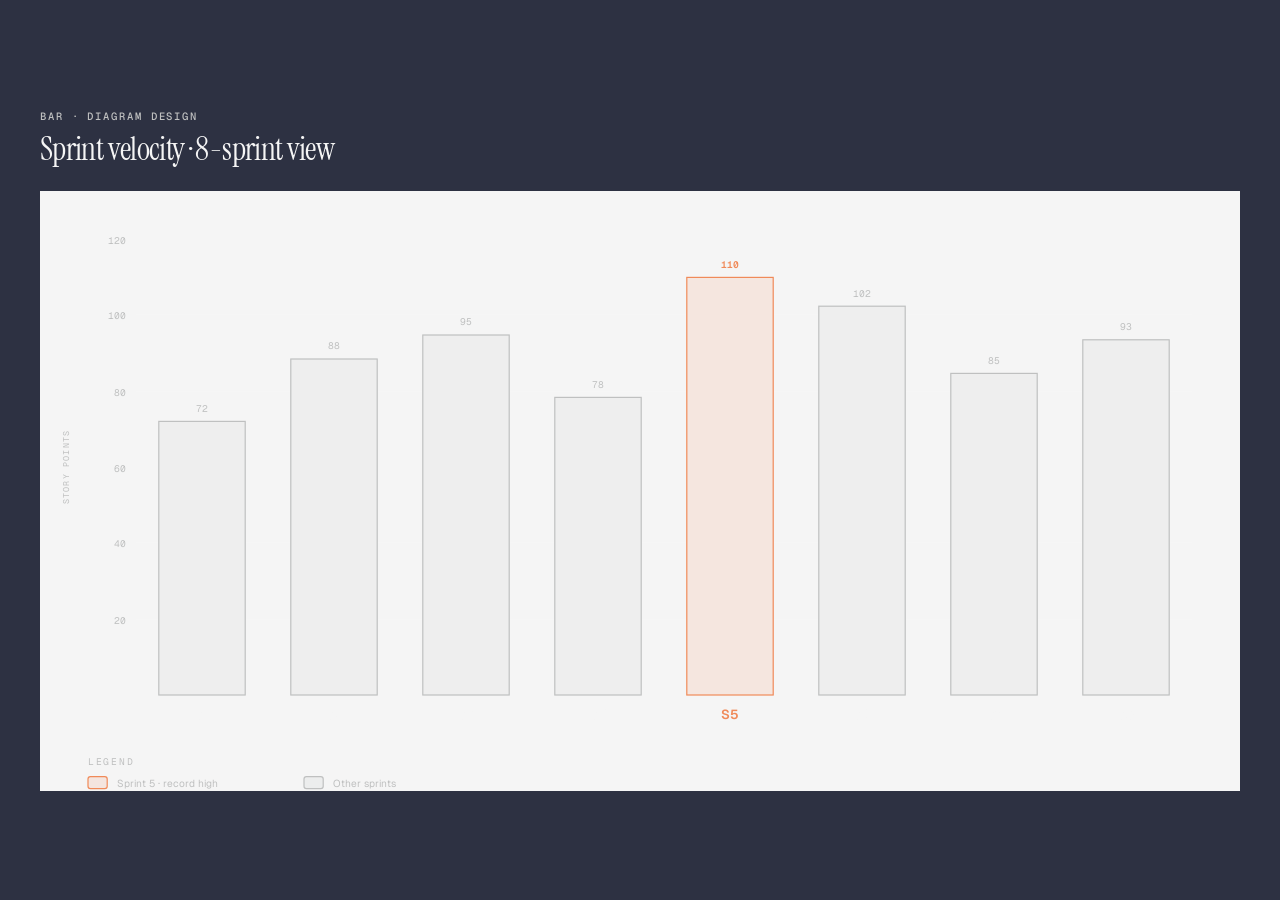
<file: starter-kit/skills/diagram-design/assets/example-bar-dark.html>
<!DOCTYPE html>
<html lang="en">
<head>
  <meta charset="UTF-8">
  <meta name="viewport" content="width=device-width, initial-scale=1.0">
  <title>Sprint velocity · Bar chart · dark</title>
  <link href="https://fonts.googleapis.com/css2?family=Instrument+Serif:ital@0;1&family=Geist:wght@400;500;600&family=Geist+Mono:wght@400;500;600&display=swap" rel="stylesheet">
  <style>
    *, *::before, *::after { box-sizing: border-box; margin: 0; padding: 0; }
    :root {
      --color-paper:  #2d3142;
      --color-ink:    #f5f5f5;
      --color-muted:  #bfc0c0;
      --color-accent: #f08a59;
      --font-sans:    'Geist', system-ui, sans-serif;
      --font-serif:   'Instrument Serif', serif;
      --font-mono:    'Geist Mono', ui-monospace, monospace;
    }
    body { font-family: var(--font-sans); background: var(--color-paper); color: var(--color-ink); min-height: 100vh; display: flex; align-items: center; justify-content: center; padding: 3rem 2rem; }
    .frame { max-width: 1200px; width: 100%; }
    .eyebrow { font-family: var(--font-mono); font-size: 0.66rem; font-weight: 500; letter-spacing: 0.18em; text-transform: uppercase; color: var(--color-muted); margin-bottom: 0.5rem; }
    h1 { font-family: var(--font-serif); font-size: clamp(1.5rem, 2.4vw + 0.75rem, 2rem); font-weight: 400; letter-spacing: -0.02em; line-height: 1.15; margin-bottom: 1.5rem; }
    svg { width: 100%; min-width: 760px; display: block; }
  </style>
</head>
<body>
  <div class="frame">
    <p class="eyebrow">Bar · Diagram Design</p>
    <h1>Sprint velocity · 8-sprint view</h1>

    <svg viewBox="0 0 1000 500" xmlns="http://www.w3.org/2000/svg" role="img" aria-labelledby="bar-dark-title bar-dark-desc">
      <title id="bar-dark-title">Sprint velocity · 8-sprint view</title>
      <desc id="bar-dark-desc">Bar chart showing story points delivered across sprints S1 through S8, with Sprint 5 as the record high.</desc>
      <defs>
        <pattern id="dots" width="22" height="22" patternUnits="userSpaceOnUse">
          <circle cx="1" cy="1" r="0.9" fill="rgba(245,245,245,0.10)"/>
        </pattern>
      </defs>

      <rect width="100%" height="100%" fill="#f5f5f5"/>
      <rect width="100%" height="100%" fill="url(#dots)" opacity="0.55"/>

      <!-- Y-axis rotated label -->
      <text transform="rotate(-90 24 230)" x="24" y="230" fill="#bfc0c0" font-size="7" font-family="'Geist Mono', monospace" letter-spacing="0.14em" text-anchor="middle">STORY POINTS</text>

      <!-- Horizontal gridlines (drawn before bars) -->
      <line x1="80" y1="357" x2="960" y2="357" stroke="rgba(245,245,245,0.08)" stroke-width="0.8"/>
      <line x1="80" y1="293" x2="960" y2="293" stroke="rgba(245,245,245,0.08)" stroke-width="0.8"/>
      <line x1="80" y1="230" x2="960" y2="230" stroke="rgba(245,245,245,0.08)" stroke-width="0.8"/>
      <line x1="80" y1="167" x2="960" y2="167" stroke="rgba(245,245,245,0.08)" stroke-width="0.8"/>
      <line x1="80" y1="103" x2="960" y2="103" stroke="rgba(245,245,245,0.08)" stroke-width="0.8"/>
      <line x1="80" y1="40"  x2="960" y2="40"  stroke="rgba(245,245,245,0.06)" stroke-width="0.8"/>

      <!-- Y-axis line and X-axis baseline -->
      <line x1="80" y1="40" x2="80" y2="420" stroke="rgba(245,245,245,0.20)" stroke-width="1"/>
      <line x1="80" y1="420" x2="960" y2="420" stroke="rgba(245,245,245,0.20)" stroke-width="1"/>

      <!-- Y-axis tick labels -->
      <text x="72" y="361" fill="#bfc0c0" font-size="8" font-family="'Geist Mono', monospace" text-anchor="end">20</text>
      <text x="72" y="297" fill="#bfc0c0" font-size="8" font-family="'Geist Mono', monospace" text-anchor="end">40</text>
      <text x="72" y="234" fill="#bfc0c0" font-size="8" font-family="'Geist Mono', monospace" text-anchor="end">60</text>
      <text x="72" y="171" fill="#bfc0c0" font-size="8" font-family="'Geist Mono', monospace" text-anchor="end">80</text>
      <text x="72" y="107" fill="#bfc0c0" font-size="8" font-family="'Geist Mono', monospace" text-anchor="end">100</text>
      <text x="72" y="44"  fill="#bfc0c0" font-size="8" font-family="'Geist Mono', monospace" text-anchor="end">120</text>

      <!-- ─── BARS (pitch=110, width=72, pad=19) ─── -->
      <!-- S1: v=72, h=228, y=192 -->
      <rect x="99" y="192" width="72" height="228" fill="#f5f5f5"/>
      <rect x="99" y="192" width="72" height="228" fill="rgba(191,192,192,0.15)" stroke="#bfc0c0" stroke-width="1"/>
      <text x="135" y="184" fill="#bfc0c0" font-size="8" font-family="'Geist Mono', monospace" text-anchor="middle">72</text>

      <!-- S2: v=88, h=280, y=140 -->
      <rect x="209" y="140" width="72" height="280" fill="#f5f5f5"/>
      <rect x="209" y="140" width="72" height="280" fill="rgba(191,192,192,0.15)" stroke="#bfc0c0" stroke-width="1"/>
      <text x="245" y="132" fill="#bfc0c0" font-size="8" font-family="'Geist Mono', monospace" text-anchor="middle">88</text>

      <!-- S3: v=95, h=300, y=120 -->
      <rect x="319" y="120" width="72" height="300" fill="#f5f5f5"/>
      <rect x="319" y="120" width="72" height="300" fill="rgba(191,192,192,0.15)" stroke="#bfc0c0" stroke-width="1"/>
      <text x="355" y="112" fill="#bfc0c0" font-size="8" font-family="'Geist Mono', monospace" text-anchor="middle">95</text>

      <!-- S4: v=78, h=248, y=172 -->
      <rect x="429" y="172" width="72" height="248" fill="#f5f5f5"/>
      <rect x="429" y="172" width="72" height="248" fill="rgba(191,192,192,0.15)" stroke="#bfc0c0" stroke-width="1"/>
      <text x="465" y="164" fill="#bfc0c0" font-size="8" font-family="'Geist Mono', monospace" text-anchor="middle">78</text>

      <!-- S5 FOCAL: v=110, h=348, y=72 -->
      <rect x="539" y="72" width="72" height="348" fill="#f5f5f5"/>
      <rect x="539" y="72" width="72" height="348" fill="rgba(240,138,89,0.14)" stroke="#f08a59" stroke-width="1"/>
      <text x="575" y="64" fill="#f08a59" font-size="8" font-family="'Geist Mono', monospace" text-anchor="middle" font-weight="600">110</text>

      <!-- S6: v=102, h=324, y=96 -->
      <rect x="649" y="96" width="72" height="324" fill="#f5f5f5"/>
      <rect x="649" y="96" width="72" height="324" fill="rgba(191,192,192,0.15)" stroke="#bfc0c0" stroke-width="1"/>
      <text x="685" y="88" fill="#bfc0c0" font-size="8" font-family="'Geist Mono', monospace" text-anchor="middle">102</text>

      <!-- S7: v=85, h=268, y=152 -->
      <rect x="759" y="152" width="72" height="268" fill="#f5f5f5"/>
      <rect x="759" y="152" width="72" height="268" fill="rgba(191,192,192,0.15)" stroke="#bfc0c0" stroke-width="1"/>
      <text x="795" y="144" fill="#bfc0c0" font-size="8" font-family="'Geist Mono', monospace" text-anchor="middle">85</text>

      <!-- S8: v=93, h=296, y=124 -->
      <rect x="869" y="124" width="72" height="296" fill="#f5f5f5"/>
      <rect x="869" y="124" width="72" height="296" fill="rgba(191,192,192,0.15)" stroke="#bfc0c0" stroke-width="1"/>
      <text x="905" y="116" fill="#bfc0c0" font-size="8" font-family="'Geist Mono', monospace" text-anchor="middle">93</text>

      <!-- X-axis category labels -->
      <text x="135" y="440" fill="#f5f5f5" font-size="11" font-weight="600" font-family="'Geist', sans-serif" text-anchor="middle">S1</text>
      <text x="245" y="440" fill="#f5f5f5" font-size="11" font-weight="600" font-family="'Geist', sans-serif" text-anchor="middle">S2</text>
      <text x="355" y="440" fill="#f5f5f5" font-size="11" font-weight="600" font-family="'Geist', sans-serif" text-anchor="middle">S3</text>
      <text x="465" y="440" fill="#f5f5f5" font-size="11" font-weight="600" font-family="'Geist', sans-serif" text-anchor="middle">S4</text>
      <text x="575" y="440" fill="#f08a59" font-size="11" font-weight="600" font-family="'Geist', sans-serif" text-anchor="middle">S5</text>
      <text x="685" y="440" fill="#f5f5f5" font-size="11" font-weight="600" font-family="'Geist', sans-serif" text-anchor="middle">S6</text>
      <text x="795" y="440" fill="#f5f5f5" font-size="11" font-weight="600" font-family="'Geist', sans-serif" text-anchor="middle">S7</text>
      <text x="905" y="440" fill="#f5f5f5" font-size="11" font-weight="600" font-family="'Geist', sans-serif" text-anchor="middle">S8</text>

      <!-- Legend -->
      <line x1="40" y1="462" x2="960" y2="462" stroke="rgba(245,245,245,0.10)" stroke-width="0.8"/>
      <text x="40" y="478" fill="#bfc0c0" font-size="8" font-family="'Geist Mono', monospace" letter-spacing="0.18em">LEGEND</text>

      <rect x="40" y="488" width="16" height="10" rx="2" fill="rgba(240,138,89,0.14)" stroke="#f08a59" stroke-width="1"/>
      <text x="64" y="497" fill="#bfc0c0" font-size="8.5" font-family="'Geist', sans-serif">Sprint 5 · record high</text>

      <rect x="220" y="488" width="16" height="10" rx="2" fill="rgba(191,192,192,0.15)" stroke="#bfc0c0" stroke-width="1"/>
      <text x="244" y="497" fill="#bfc0c0" font-size="8.5" font-family="'Geist', sans-serif">Other sprints</text>
    </svg>
  </div>
</body>
</html>
</file>
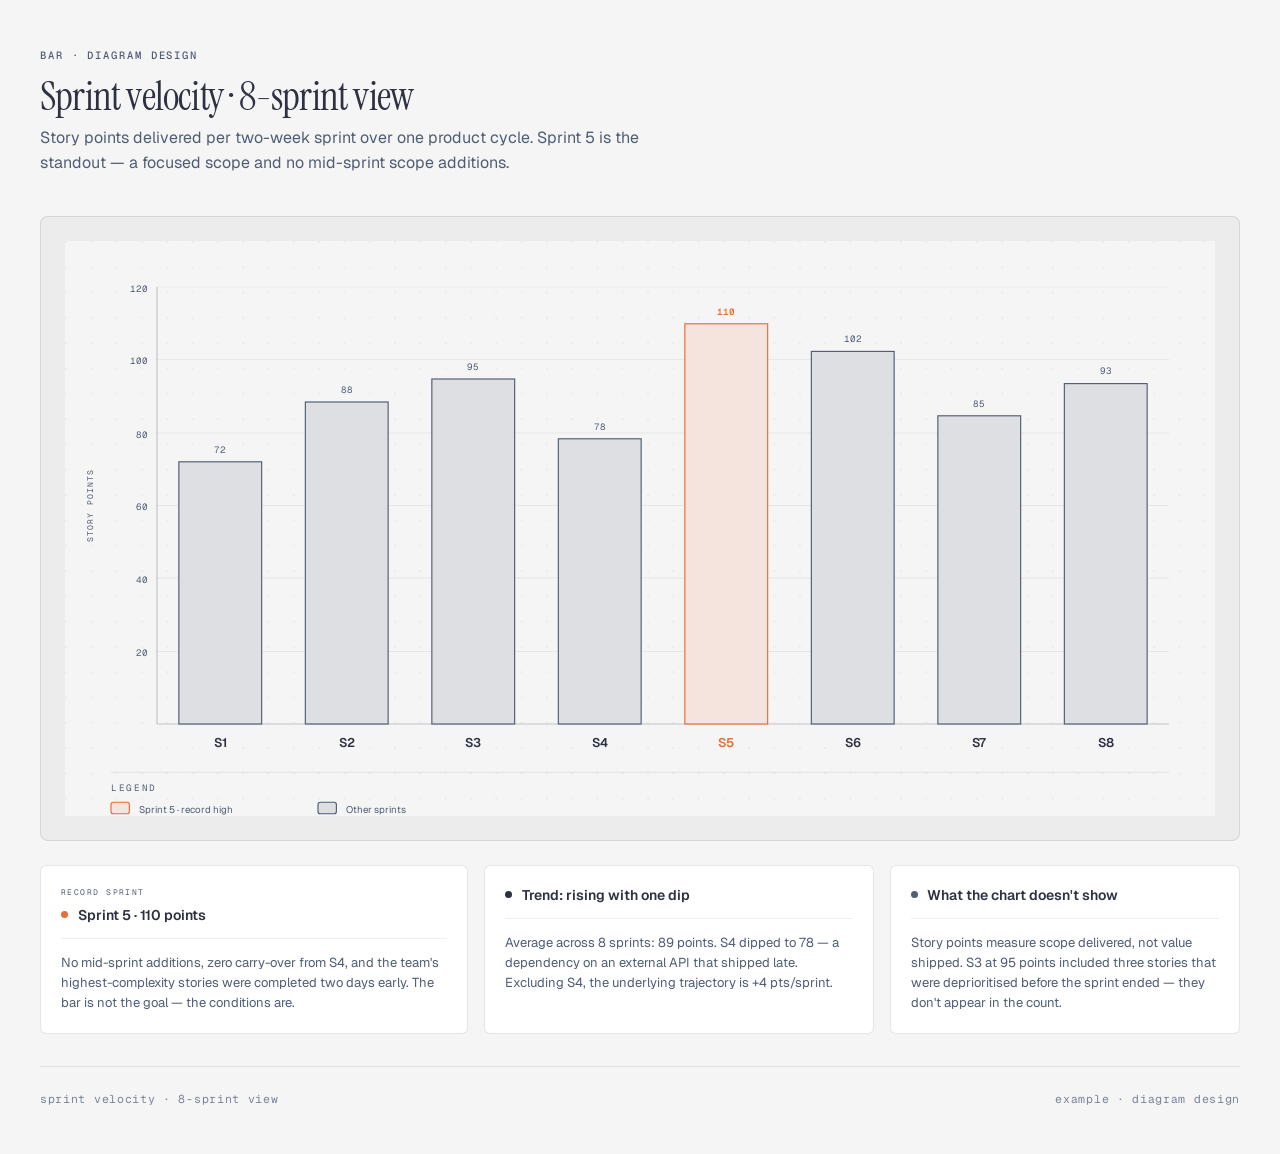
<file: starter-kit/skills/diagram-design/assets/example-bar-full.html>
<!DOCTYPE html>
<html lang="en">
<head>
  <meta charset="UTF-8">
  <meta name="viewport" content="width=device-width, initial-scale=1.0">
  <title>Sprint velocity · Bar chart</title>
  <link href="https://fonts.googleapis.com/css2?family=Instrument+Serif:ital@0;1&family=Geist:wght@400;500;600&family=Geist+Mono:wght@400;500;600&display=swap" rel="stylesheet">
  <style>
    *, *::before, *::after { box-sizing: border-box; margin: 0; padding: 0; }
    :root { --color-paper:#f5f5f5; --color-paper-2:#ececec; --color-ink:#2d3142; --color-muted:#4f5d75; --color-soft:#7a8399; --color-rule:rgba(45,49,66,0.12); --color-accent:#eb6c36; --font-sans:'Geist',system-ui,sans-serif; --font-serif:'Instrument Serif',serif; --font-mono:'Geist Mono',ui-monospace,monospace; }
    body { font-family: var(--font-sans); background: var(--color-paper); min-height: 100vh; padding: 3rem 2rem; color: var(--color-ink); }
    .container { max-width: 1200px; margin: 0 auto; }
    .header { margin-bottom: 2.5rem; }
    .header-eyebrow { font-family: var(--font-mono); font-size: 0.66rem; font-weight: 500; letter-spacing: 0.18em; text-transform: uppercase; color: var(--color-muted); margin-bottom: 0.75rem; }
    h1 { font-family: var(--font-serif); font-size: clamp(1.75rem, 3vw + 1rem, 2.5rem); font-weight: 400; letter-spacing: -0.02em; line-height: 1.1; margin-bottom: 0.5rem; }
    .subtitle { font-size: 1rem; line-height: 1.55; color: var(--color-muted); max-width: 58ch; }
    .diagram-container { background: var(--color-paper-2); border-radius: 8px; border: 1px solid var(--color-rule); padding: 1.5rem; overflow-x: auto; }
    svg { width: 100%; min-width: 760px; display: block; }
    .cards { display: grid; grid-template-columns: 1.1fr 1fr 0.9fr; gap: 1rem; margin-top: 1.5rem; }
    @media (max-width: 720px) { .cards { grid-template-columns: 1fr; } }
    .card { background: #fff; border-radius: 6px; border: 1px solid var(--color-rule); padding: 1.25rem; }
    .card .eyebrow { font-family: var(--font-mono); font-size: 0.5rem; letter-spacing: 0.18em; text-transform: uppercase; color: var(--color-muted); margin-bottom: 0.5rem; }
    .card-header { display: flex; align-items: center; gap: 0.6rem; margin-bottom: 0.875rem; padding-bottom: 0.875rem; border-bottom: 1px solid rgba(45,49,66,0.08); }
    .card-dot { width: 7px; height: 7px; border-radius: 50%; }
    .card-dot.coral { background: var(--color-accent); } .card-dot.ink { background: var(--color-ink); } .card-dot.muted { background: var(--color-muted); }
    .card h3 { font-size: 0.875rem; font-weight: 600; }
    .card p { color: var(--color-muted); font-size: 0.8125rem; line-height: 1.55; }
    .footer { margin-top: 2rem; padding-top: 1.5rem; border-top: 1px solid rgba(45,49,66,0.10); font-family: var(--font-mono); font-size: 0.72rem; letter-spacing: 0.06em; color: var(--color-soft); display: flex; justify-content: space-between; flex-wrap: wrap; gap: 0.5rem; }
  </style>
</head>
<body>
  <div class="container">
    <div class="header">
      <p class="header-eyebrow">Bar · Diagram Design</p>
      <h1>Sprint velocity · 8-sprint view</h1>
      <p class="subtitle">Story points delivered per two-week sprint over one product cycle. Sprint 5 is the standout — a focused scope and no mid-sprint scope additions.</p>
    </div>
    <div class="diagram-container">
      <svg viewBox="0 0 1000 500" xmlns="http://www.w3.org/2000/svg" role="img" aria-labelledby="bar-full-title bar-full-desc">
        <title id="bar-full-title">Sprint velocity · 8-sprint view</title>
        <desc id="bar-full-desc">Bar chart showing story points delivered across sprints S1 through S8, with Sprint 5 as the record high.</desc>
        <defs><pattern id="dots" width="22" height="22" patternUnits="userSpaceOnUse"><circle cx="1" cy="1" r="0.9" fill="rgba(45,49,66,0.10)"/></pattern></defs>
        <rect width="100%" height="100%" fill="#f5f5f5"/>
        <rect width="100%" height="100%" fill="url(#dots)" opacity="0.55"/>
        <text transform="rotate(-90 24 230)" x="24" y="230" fill="#4f5d75" font-size="7" font-family="'Geist Mono', monospace" letter-spacing="0.14em" text-anchor="middle">STORY POINTS</text>
        <line x1="80" y1="357" x2="960" y2="357" stroke="rgba(45,49,66,0.08)" stroke-width="0.8"/>
        <line x1="80" y1="293" x2="960" y2="293" stroke="rgba(45,49,66,0.08)" stroke-width="0.8"/>
        <line x1="80" y1="230" x2="960" y2="230" stroke="rgba(45,49,66,0.08)" stroke-width="0.8"/>
        <line x1="80" y1="167" x2="960" y2="167" stroke="rgba(45,49,66,0.08)" stroke-width="0.8"/>
        <line x1="80" y1="103" x2="960" y2="103" stroke="rgba(45,49,66,0.08)" stroke-width="0.8"/>
        <line x1="80" y1="40"  x2="960" y2="40"  stroke="rgba(45,49,66,0.06)" stroke-width="0.8"/>
        <line x1="80" y1="40" x2="80" y2="420" stroke="rgba(45,49,66,0.25)" stroke-width="1"/>
        <line x1="80" y1="420" x2="960" y2="420" stroke="rgba(45,49,66,0.25)" stroke-width="1"/>
        <text x="72" y="361" fill="#4f5d75" font-size="8" font-family="'Geist Mono', monospace" text-anchor="end">20</text>
        <text x="72" y="297" fill="#4f5d75" font-size="8" font-family="'Geist Mono', monospace" text-anchor="end">40</text>
        <text x="72" y="234" fill="#4f5d75" font-size="8" font-family="'Geist Mono', monospace" text-anchor="end">60</text>
        <text x="72" y="171" fill="#4f5d75" font-size="8" font-family="'Geist Mono', monospace" text-anchor="end">80</text>
        <text x="72" y="107" fill="#4f5d75" font-size="8" font-family="'Geist Mono', monospace" text-anchor="end">100</text>
        <text x="72" y="44"  fill="#4f5d75" font-size="8" font-family="'Geist Mono', monospace" text-anchor="end">120</text>
        <rect x="99"  y="192" width="72" height="228" fill="#f5f5f5"/><rect x="99"  y="192" width="72" height="228" fill="rgba(79,93,117,0.15)" stroke="#4f5d75" stroke-width="1"/><text x="135" y="184" fill="#4f5d75" font-size="8" font-family="'Geist Mono', monospace" text-anchor="middle">72</text>
        <rect x="209" y="140" width="72" height="280" fill="#f5f5f5"/><rect x="209" y="140" width="72" height="280" fill="rgba(79,93,117,0.15)" stroke="#4f5d75" stroke-width="1"/><text x="245" y="132" fill="#4f5d75" font-size="8" font-family="'Geist Mono', monospace" text-anchor="middle">88</text>
        <rect x="319" y="120" width="72" height="300" fill="#f5f5f5"/><rect x="319" y="120" width="72" height="300" fill="rgba(79,93,117,0.15)" stroke="#4f5d75" stroke-width="1"/><text x="355" y="112" fill="#4f5d75" font-size="8" font-family="'Geist Mono', monospace" text-anchor="middle">95</text>
        <rect x="429" y="172" width="72" height="248" fill="#f5f5f5"/><rect x="429" y="172" width="72" height="248" fill="rgba(79,93,117,0.15)" stroke="#4f5d75" stroke-width="1"/><text x="465" y="164" fill="#4f5d75" font-size="8" font-family="'Geist Mono', monospace" text-anchor="middle">78</text>
        <rect x="539" y="72" width="72" height="348" fill="#f5f5f5"/><rect x="539" y="72" width="72" height="348" fill="rgba(235,108,54,0.12)" stroke="#eb6c36" stroke-width="1"/><text x="575" y="64" fill="#eb6c36" font-size="8" font-family="'Geist Mono', monospace" text-anchor="middle" font-weight="600">110</text>
        <rect x="649" y="96"  width="72" height="324" fill="#f5f5f5"/><rect x="649" y="96"  width="72" height="324" fill="rgba(79,93,117,0.15)" stroke="#4f5d75" stroke-width="1"/><text x="685" y="88"  fill="#4f5d75" font-size="8" font-family="'Geist Mono', monospace" text-anchor="middle">102</text>
        <rect x="759" y="152" width="72" height="268" fill="#f5f5f5"/><rect x="759" y="152" width="72" height="268" fill="rgba(79,93,117,0.15)" stroke="#4f5d75" stroke-width="1"/><text x="795" y="144" fill="#4f5d75" font-size="8" font-family="'Geist Mono', monospace" text-anchor="middle">85</text>
        <rect x="869" y="124" width="72" height="296" fill="#f5f5f5"/><rect x="869" y="124" width="72" height="296" fill="rgba(79,93,117,0.15)" stroke="#4f5d75" stroke-width="1"/><text x="905" y="116" fill="#4f5d75" font-size="8" font-family="'Geist Mono', monospace" text-anchor="middle">93</text>
        <text x="135" y="440" fill="#2d3142" font-size="11" font-weight="600" font-family="'Geist', sans-serif" text-anchor="middle">S1</text>
        <text x="245" y="440" fill="#2d3142" font-size="11" font-weight="600" font-family="'Geist', sans-serif" text-anchor="middle">S2</text>
        <text x="355" y="440" fill="#2d3142" font-size="11" font-weight="600" font-family="'Geist', sans-serif" text-anchor="middle">S3</text>
        <text x="465" y="440" fill="#2d3142" font-size="11" font-weight="600" font-family="'Geist', sans-serif" text-anchor="middle">S4</text>
        <text x="575" y="440" fill="#eb6c36" font-size="11" font-weight="600" font-family="'Geist', sans-serif" text-anchor="middle">S5</text>
        <text x="685" y="440" fill="#2d3142" font-size="11" font-weight="600" font-family="'Geist', sans-serif" text-anchor="middle">S6</text>
        <text x="795" y="440" fill="#2d3142" font-size="11" font-weight="600" font-family="'Geist', sans-serif" text-anchor="middle">S7</text>
        <text x="905" y="440" fill="#2d3142" font-size="11" font-weight="600" font-family="'Geist', sans-serif" text-anchor="middle">S8</text>
        <line x1="40" y1="462" x2="960" y2="462" stroke="rgba(45,49,66,0.10)" stroke-width="0.8"/>
        <text x="40" y="478" fill="#4f5d75" font-size="8" font-family="'Geist Mono', monospace" letter-spacing="0.18em">LEGEND</text>
        <rect x="40" y="488" width="16" height="10" rx="2" fill="rgba(235,108,54,0.12)" stroke="#eb6c36" stroke-width="1"/>
        <text x="64" y="497" fill="#4f5d75" font-size="8.5" font-family="'Geist', sans-serif">Sprint 5 · record high</text>
        <rect x="220" y="488" width="16" height="10" rx="2" fill="rgba(79,93,117,0.15)" stroke="#4f5d75" stroke-width="1"/>
        <text x="244" y="497" fill="#4f5d75" font-size="8.5" font-family="'Geist', sans-serif">Other sprints</text>
      </svg>
    </div>
    <div class="cards">
      <div class="card">
        <p class="eyebrow">RECORD SPRINT</p>
        <div class="card-header"><span class="card-dot coral"></span><h3>Sprint 5 · 110 points</h3></div>
        <p>No mid-sprint additions, zero carry-over from S4, and the team's highest-complexity stories were completed two days early. The bar is not the goal — the conditions are.</p>
      </div>
      <div class="card">
        <div class="card-header"><span class="card-dot ink"></span><h3>Trend: rising with one dip</h3></div>
        <p>Average across 8 sprints: 89 points. S4 dipped to 78 — a dependency on an external API that shipped late. Excluding S4, the underlying trajectory is +4 pts/sprint.</p>
      </div>
      <div class="card">
        <div class="card-header"><span class="card-dot muted"></span><h3>What the chart doesn't show</h3></div>
        <p>Story points measure scope delivered, not value shipped. S3 at 95 points included three stories that were deprioritised before the sprint ended — they don't appear in the count.</p>
      </div>
    </div>
    <div class="footer">
      <span>sprint velocity · 8-sprint view</span>
      <span>example · diagram design</span>
    </div>
  </div>
</body>
</html>
</file>
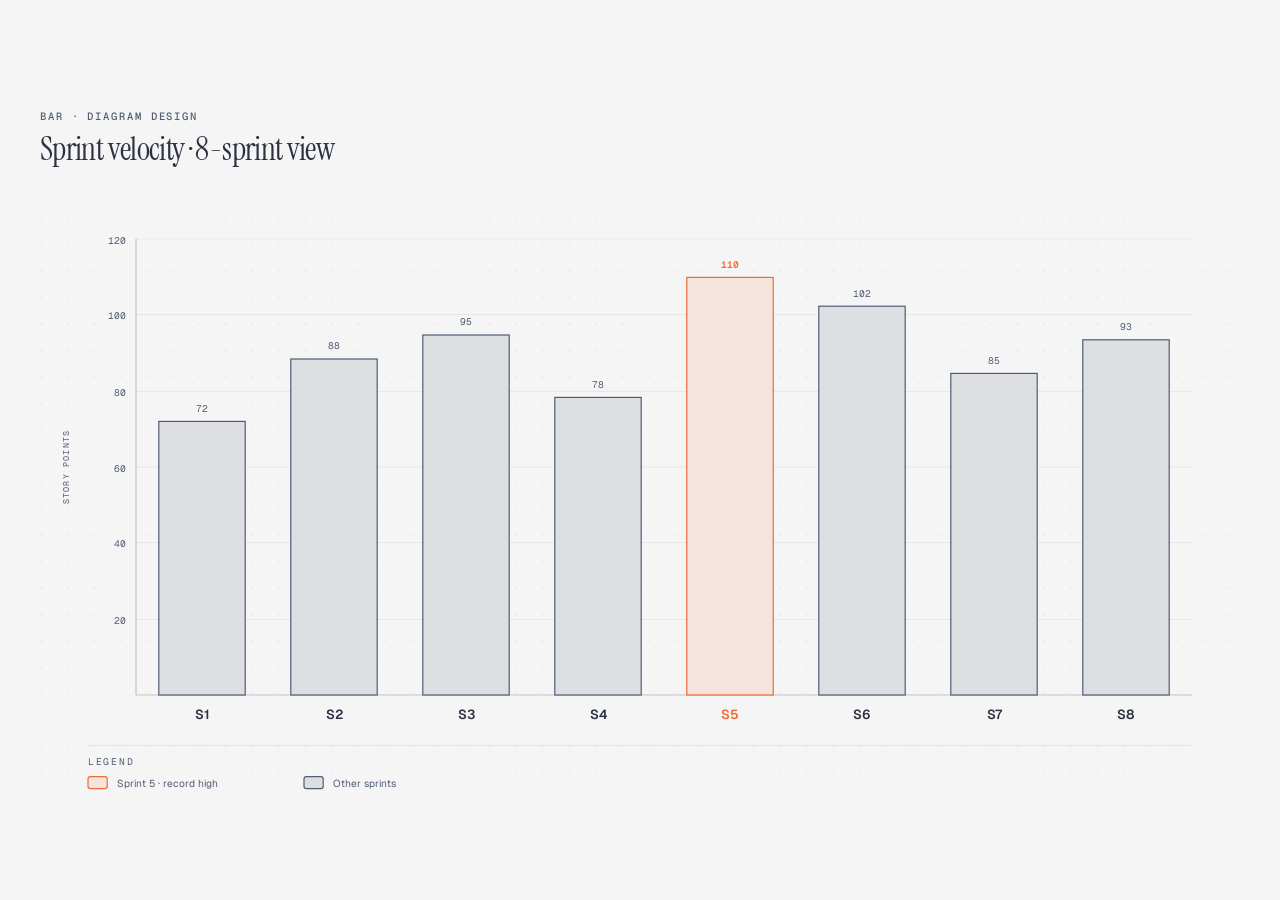
<file: starter-kit/skills/diagram-design/assets/example-bar.html>
<!DOCTYPE html>
<html lang="en">
<head>
  <meta charset="UTF-8">
  <meta name="viewport" content="width=device-width, initial-scale=1.0">
  <title>Sprint velocity · Bar chart</title>
  <link href="https://fonts.googleapis.com/css2?family=Instrument+Serif:ital@0;1&family=Geist:wght@400;500;600&family=Geist+Mono:wght@400;500;600&display=swap" rel="stylesheet">
  <style>
    *, *::before, *::after { box-sizing: border-box; margin: 0; padding: 0; }
    :root {
      --color-paper:  #f5f5f5;
      --color-ink:    #2d3142;
      --color-muted:  #4f5d75;
      --color-accent: #eb6c36;
      --font-sans:    'Geist', system-ui, sans-serif;
      --font-serif:   'Instrument Serif', serif;
      --font-mono:    'Geist Mono', ui-monospace, monospace;
    }
    body { font-family: var(--font-sans); background: var(--color-paper); color: var(--color-ink); min-height: 100vh; display: flex; align-items: center; justify-content: center; padding: 3rem 2rem; }
    .frame { max-width: 1200px; width: 100%; }
    .eyebrow { font-family: var(--font-mono); font-size: 0.66rem; font-weight: 500; letter-spacing: 0.18em; text-transform: uppercase; color: var(--color-muted); margin-bottom: 0.5rem; }
    h1 { font-family: var(--font-serif); font-size: clamp(1.5rem, 2.4vw + 0.75rem, 2rem); font-weight: 400; letter-spacing: -0.02em; line-height: 1.15; margin-bottom: 1.5rem; }
    svg { width: 100%; min-width: 760px; display: block; }
  </style>
</head>
<body>
  <div class="frame">
    <p class="eyebrow">Bar · Diagram Design</p>
    <h1>Sprint velocity · 8-sprint view</h1>

    <svg viewBox="0 0 1000 500" xmlns="http://www.w3.org/2000/svg" role="img" aria-labelledby="bar-title bar-desc">
      <title id="bar-title">Sprint velocity · 8-sprint view</title>
      <desc id="bar-desc">Bar chart showing story points delivered across sprints S1 through S8, with Sprint 5 as the record high.</desc>
      <defs>
        <pattern id="dots" width="22" height="22" patternUnits="userSpaceOnUse">
          <circle cx="1" cy="1" r="0.9" fill="rgba(45,49,66,0.10)"/>
        </pattern>
      </defs>

      <rect width="100%" height="100%" fill="#f5f5f5"/>
      <rect width="100%" height="100%" fill="url(#dots)" opacity="0.55"/>

      <!-- Y-axis rotated label -->
      <text transform="rotate(-90 24 230)" x="24" y="230" fill="#4f5d75" font-size="7" font-family="'Geist Mono', monospace" letter-spacing="0.14em" text-anchor="middle">STORY POINTS</text>

      <!-- Horizontal gridlines (drawn before bars) -->
      <line x1="80" y1="357" x2="960" y2="357" stroke="rgba(45,49,66,0.08)" stroke-width="0.8"/>
      <line x1="80" y1="293" x2="960" y2="293" stroke="rgba(45,49,66,0.08)" stroke-width="0.8"/>
      <line x1="80" y1="230" x2="960" y2="230" stroke="rgba(45,49,66,0.08)" stroke-width="0.8"/>
      <line x1="80" y1="167" x2="960" y2="167" stroke="rgba(45,49,66,0.08)" stroke-width="0.8"/>
      <line x1="80" y1="103" x2="960" y2="103" stroke="rgba(45,49,66,0.08)" stroke-width="0.8"/>
      <line x1="80" y1="40"  x2="960" y2="40"  stroke="rgba(45,49,66,0.06)" stroke-width="0.8"/>

      <!-- Y-axis line and X-axis baseline -->
      <line x1="80" y1="40" x2="80" y2="420" stroke="rgba(45,49,66,0.25)" stroke-width="1"/>
      <line x1="80" y1="420" x2="960" y2="420" stroke="rgba(45,49,66,0.25)" stroke-width="1"/>

      <!-- Y-axis tick labels -->
      <text x="72" y="361" fill="#4f5d75" font-size="8" font-family="'Geist Mono', monospace" text-anchor="end">20</text>
      <text x="72" y="297" fill="#4f5d75" font-size="8" font-family="'Geist Mono', monospace" text-anchor="end">40</text>
      <text x="72" y="234" fill="#4f5d75" font-size="8" font-family="'Geist Mono', monospace" text-anchor="end">60</text>
      <text x="72" y="171" fill="#4f5d75" font-size="8" font-family="'Geist Mono', monospace" text-anchor="end">80</text>
      <text x="72" y="107" fill="#4f5d75" font-size="8" font-family="'Geist Mono', monospace" text-anchor="end">100</text>
      <text x="72" y="44"  fill="#4f5d75" font-size="8" font-family="'Geist Mono', monospace" text-anchor="end">120</text>

      <!-- ─── BARS (pitch=110, width=72, pad=19) ─── -->
      <!-- S1: v=72, h=228, y=192 -->
      <rect x="99" y="192" width="72" height="228" fill="#f5f5f5"/>
      <rect x="99" y="192" width="72" height="228" fill="rgba(79,93,117,0.15)" stroke="#4f5d75" stroke-width="1"/>
      <text x="135" y="184" fill="#4f5d75" font-size="8" font-family="'Geist Mono', monospace" text-anchor="middle">72</text>

      <!-- S2: v=88, h=280, y=140 -->
      <rect x="209" y="140" width="72" height="280" fill="#f5f5f5"/>
      <rect x="209" y="140" width="72" height="280" fill="rgba(79,93,117,0.15)" stroke="#4f5d75" stroke-width="1"/>
      <text x="245" y="132" fill="#4f5d75" font-size="8" font-family="'Geist Mono', monospace" text-anchor="middle">88</text>

      <!-- S3: v=95, h=300, y=120 -->
      <rect x="319" y="120" width="72" height="300" fill="#f5f5f5"/>
      <rect x="319" y="120" width="72" height="300" fill="rgba(79,93,117,0.15)" stroke="#4f5d75" stroke-width="1"/>
      <text x="355" y="112" fill="#4f5d75" font-size="8" font-family="'Geist Mono', monospace" text-anchor="middle">95</text>

      <!-- S4: v=78, h=248, y=172 -->
      <rect x="429" y="172" width="72" height="248" fill="#f5f5f5"/>
      <rect x="429" y="172" width="72" height="248" fill="rgba(79,93,117,0.15)" stroke="#4f5d75" stroke-width="1"/>
      <text x="465" y="164" fill="#4f5d75" font-size="8" font-family="'Geist Mono', monospace" text-anchor="middle">78</text>

      <!-- S5 FOCAL: v=110, h=348, y=72 -->
      <rect x="539" y="72" width="72" height="348" fill="#f5f5f5"/>
      <rect x="539" y="72" width="72" height="348" fill="rgba(235,108,54,0.12)" stroke="#eb6c36" stroke-width="1"/>
      <text x="575" y="64" fill="#eb6c36" font-size="8" font-family="'Geist Mono', monospace" text-anchor="middle" font-weight="600">110</text>

      <!-- S6: v=102, h=324, y=96 -->
      <rect x="649" y="96" width="72" height="324" fill="#f5f5f5"/>
      <rect x="649" y="96" width="72" height="324" fill="rgba(79,93,117,0.15)" stroke="#4f5d75" stroke-width="1"/>
      <text x="685" y="88" fill="#4f5d75" font-size="8" font-family="'Geist Mono', monospace" text-anchor="middle">102</text>

      <!-- S7: v=85, h=268, y=152 -->
      <rect x="759" y="152" width="72" height="268" fill="#f5f5f5"/>
      <rect x="759" y="152" width="72" height="268" fill="rgba(79,93,117,0.15)" stroke="#4f5d75" stroke-width="1"/>
      <text x="795" y="144" fill="#4f5d75" font-size="8" font-family="'Geist Mono', monospace" text-anchor="middle">85</text>

      <!-- S8: v=93, h=296, y=124 -->
      <rect x="869" y="124" width="72" height="296" fill="#f5f5f5"/>
      <rect x="869" y="124" width="72" height="296" fill="rgba(79,93,117,0.15)" stroke="#4f5d75" stroke-width="1"/>
      <text x="905" y="116" fill="#4f5d75" font-size="8" font-family="'Geist Mono', monospace" text-anchor="middle">93</text>

      <!-- X-axis category labels -->
      <text x="135" y="440" fill="#2d3142" font-size="11" font-weight="600" font-family="'Geist', sans-serif" text-anchor="middle">S1</text>
      <text x="245" y="440" fill="#2d3142" font-size="11" font-weight="600" font-family="'Geist', sans-serif" text-anchor="middle">S2</text>
      <text x="355" y="440" fill="#2d3142" font-size="11" font-weight="600" font-family="'Geist', sans-serif" text-anchor="middle">S3</text>
      <text x="465" y="440" fill="#2d3142" font-size="11" font-weight="600" font-family="'Geist', sans-serif" text-anchor="middle">S4</text>
      <text x="575" y="440" fill="#eb6c36" font-size="11" font-weight="600" font-family="'Geist', sans-serif" text-anchor="middle">S5</text>
      <text x="685" y="440" fill="#2d3142" font-size="11" font-weight="600" font-family="'Geist', sans-serif" text-anchor="middle">S6</text>
      <text x="795" y="440" fill="#2d3142" font-size="11" font-weight="600" font-family="'Geist', sans-serif" text-anchor="middle">S7</text>
      <text x="905" y="440" fill="#2d3142" font-size="11" font-weight="600" font-family="'Geist', sans-serif" text-anchor="middle">S8</text>

      <!-- Legend -->
      <line x1="40" y1="462" x2="960" y2="462" stroke="rgba(45,49,66,0.10)" stroke-width="0.8"/>
      <text x="40" y="478" fill="#4f5d75" font-size="8" font-family="'Geist Mono', monospace" letter-spacing="0.18em">LEGEND</text>

      <rect x="40" y="488" width="16" height="10" rx="2" fill="rgba(235,108,54,0.12)" stroke="#eb6c36" stroke-width="1"/>
      <text x="64" y="497" fill="#4f5d75" font-size="8.5" font-family="'Geist', sans-serif">Sprint 5 · record high</text>

      <rect x="220" y="488" width="16" height="10" rx="2" fill="rgba(79,93,117,0.15)" stroke="#4f5d75" stroke-width="1"/>
      <text x="244" y="497" fill="#4f5d75" font-size="8.5" font-family="'Geist', sans-serif">Other sprints</text>
    </svg>
  </div>
</body>
</html>
</file>
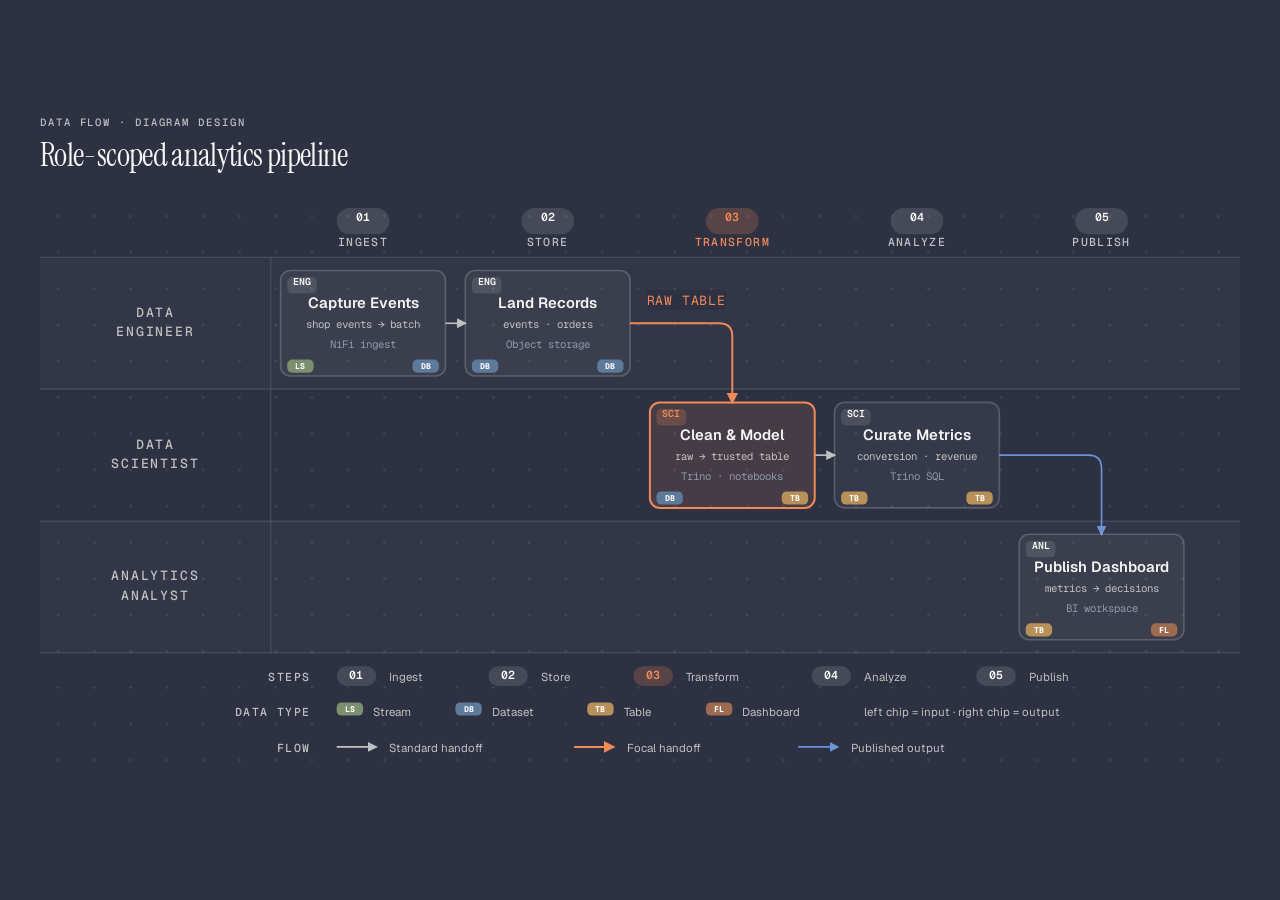
<file: starter-kit/skills/diagram-design/assets/example-data-flow-dark.html>
<!DOCTYPE html>
<html lang="en">
<head>
  <meta charset="UTF-8">
  <meta name="viewport" content="width=device-width, initial-scale=1.0">
  <title>Analytics pipeline · Data flow · Dark</title>
  <link href="https://fonts.googleapis.com/css2?family=Instrument+Serif:ital@0;1&amp;family=Geist:wght@400;500;600&amp;family=Geist+Mono:wght@400;500;600&amp;display=swap" rel="stylesheet">
  <style>
    *, *::before, *::after { box-sizing: border-box; margin: 0; padding: 0; }
    :root {
      --paper: #2d3142; --paper-2: #393e53; --ink: #f5f5f5; --muted: #bfc0c0;
      --soft: #8e98ac; --rule: rgba(245,245,245,0.12); --accent: #f08a59;
      --accent-tint: rgba(240,138,89,0.10); --link: #6a95d8;
      --sans: 'Geist', system-ui, sans-serif; --serif: 'Instrument Serif', serif;
      --mono: 'Geist Mono', ui-monospace, monospace;
    }
    body { min-height: 100vh; display: flex; align-items: center; justify-content: center; padding: 3rem 2rem; background: var(--paper); color: var(--ink); font-family: var(--sans); }
    .frame { width: 100%; max-width: 1200px; }
    .eyebrow { margin-bottom: 0.5rem; color: var(--muted); font: 500 0.66rem var(--mono); letter-spacing: 0.18em; text-transform: uppercase; }
    h1 { margin-bottom: 1.5rem; color: var(--ink); font: 400 clamp(1.5rem, 2.4vw + 0.75rem, 2rem)/1.15 var(--serif); letter-spacing: -0.02em; }
    svg { display: block; width: 100%; min-width: 728px; }
    .step-number, .step-label, .lane-label, .role-text, .chip-text, .legend-label { font-family: var(--mono); text-anchor: middle; }
    .step-number { fill: var(--ink); font-size: 7px; font-weight: 600; }
    .step-label { fill: var(--muted); font-size: 7px; font-weight: 500; letter-spacing: 0.12em; }
    .lane-label { fill: var(--muted); font-size: 8px; font-weight: 500; letter-spacing: 0.14em; }
    .role-text { fill: var(--ink); font-size: 6px; font-weight: 600; }
    .node-title { fill: var(--ink); font: 600 9px var(--sans); text-anchor: middle; }
    .node-sub { fill: var(--muted); font: 400 6.5px var(--mono); text-anchor: middle; }
    .node-tool { fill: var(--soft); font: 400 6.5px var(--mono); text-anchor: middle; }
    .chip-text { fill: #fff; font-size: 5px; font-weight: 700; }
    .focal-text { fill: var(--accent); }
    .legend-label { fill: var(--muted); font-size: 7px; font-weight: 500; letter-spacing: 0.12em; text-anchor: end; }
    .legend-text { fill: var(--muted); font: 400 7px var(--sans); }
  </style>
</head>
<body>
  <main class="frame">
    <p class="eyebrow">Data flow · Diagram Design</p>
    <h1>Role-scoped analytics pipeline</h1>

    <svg viewBox="0 0 728 356" xmlns="http://www.w3.org/2000/svg" role="img" aria-labelledby="data-flow-dark-title data-flow-dark-desc">
      <title id="data-flow-dark-title">Role-scoped analytics data flow</title>
      <desc id="data-flow-dark-desc">A Data Engineer ingests and stores commerce data, a Data Scientist transforms and analyzes it, and an Analyst publishes a dashboard.</desc>
      <defs>
        <pattern id="dots" width="22" height="22" patternUnits="userSpaceOnUse"><circle cx="11" cy="11" r="0.8" fill="rgba(245,245,245,0.10)"/></pattern>
        <marker id="arr-muted" markerWidth="6" markerHeight="6" refX="5" refY="3" orient="auto"><path d="M0 0 L6 3 L0 6 Z" fill="#bfc0c0"/></marker>
        <marker id="arr-accent" markerWidth="6" markerHeight="6" refX="5" refY="3" orient="auto"><path d="M0 0 L6 3 L0 6 Z" fill="#f08a59"/></marker>
        <marker id="arr-link" markerWidth="6" markerHeight="6" refX="5" refY="3" orient="auto"><path d="M0 0 L6 3 L0 6 Z" fill="#6a95d8"/></marker>
      </defs>
      <rect width="728" height="356" fill="#2d3142"/>
      <rect width="728" height="356" fill="url(#dots)"/>
      <rect x="0" y="36" width="728" height="80" fill="rgba(245,245,245,0.025)"/>
      <rect x="0" y="196" width="728" height="80" fill="rgba(245,245,245,0.025)"/>

      <!-- Header and lane structure -->
      <line x1="0" y1="36" x2="728" y2="36" stroke="rgba(245,245,245,0.12)" stroke-width="0.8"/>
      <line x1="0" y1="116" x2="728" y2="116" stroke="rgba(245,245,245,0.12)" stroke-width="0.8"/>
      <line x1="0" y1="196" x2="728" y2="196" stroke="rgba(245,245,245,0.12)" stroke-width="0.8"/>
      <line x1="0" y1="276" x2="728" y2="276" stroke="rgba(245,245,245,0.12)" stroke-width="0.8"/>
      <line x1="140" y1="36" x2="140" y2="276" stroke="rgba(245,245,245,0.12)" stroke-width="0.8"/>

      <g aria-label="Pipeline steps">
        <rect x="180" y="6" width="32" height="16" rx="8" fill="rgba(245,245,245,0.12)"/><text x="196" y="14" class="step-number">01</text><text x="196" y="29" class="step-label">INGEST</text>
        <rect x="292" y="6" width="32" height="16" rx="8" fill="rgba(245,245,245,0.12)"/><text x="308" y="14" class="step-number">02</text><text x="308" y="29" class="step-label">STORE</text>
        <rect x="404" y="6" width="32" height="16" rx="8" fill="rgba(240,138,89,0.22)"/><text x="420" y="14" class="step-number focal-text">03</text><text x="420" y="29" class="step-label focal-text">TRANSFORM</text>
        <rect x="516" y="6" width="32" height="16" rx="8" fill="rgba(245,245,245,0.12)"/><text x="532" y="14" class="step-number">04</text><text x="532" y="29" class="step-label">ANALYZE</text>
        <rect x="628" y="6" width="32" height="16" rx="8" fill="rgba(245,245,245,0.12)"/><text x="644" y="14" class="step-number">05</text><text x="644" y="29" class="step-label">PUBLISH</text>
      </g>

      <g aria-label="Role lanes">
        <text x="70" y="72" class="lane-label">DATA</text><text x="70" y="84" class="lane-label">ENGINEER</text>
        <text x="70" y="152" class="lane-label">DATA</text><text x="70" y="164" class="lane-label">SCIENTIST</text>
        <text x="70" y="232" class="lane-label">ANALYTICS</text><text x="70" y="244" class="lane-label">ANALYST</text>
      </g>

      <!-- Connectors first. Cross-lane paths use r=8 orthogonal elbows. -->
      <path d="M246 76 H258" fill="none" stroke="#bfc0c0" marker-end="url(#arr-muted)"/>
      <path d="M358 76 H412 Q420 76 420 84 V124" fill="none" stroke="#f08a59" stroke-width="1.2" marker-end="url(#arr-accent)"/>
      <path d="M470 156 H482" fill="none" stroke="#bfc0c0" marker-end="url(#arr-muted)"/>
      <path d="M582 156 H636 Q644 156 644 164 V204" fill="none" stroke="#6a95d8" marker-end="url(#arr-link)"/>
      <rect x="368" y="56" width="48" height="12" rx="2" fill="#2d3142"/>
      <text x="392" y="65" fill="#f08a59" font-size="8" font-family="'Geist Mono', monospace" text-anchor="middle" letter-spacing="0.06em">RAW TABLE</text>

      <!-- Data Engineer: Capture Events -->
      <rect x="146" y="44" width="100" height="64" rx="6" fill="rgba(245,245,245,0.04)" stroke="rgba(245,245,245,0.20)"/>
      <rect x="150" y="48" width="18" height="10" rx="3" fill="rgba(245,245,245,0.12)"/><text x="159" y="53" class="role-text">ENG</text>
      <text x="196" y="67" class="node-title">Capture Events</text><text x="196" y="79" class="node-sub">shop events → batch</text><text x="196" y="91" class="node-tool">NiFi ingest</text>
      <rect x="150" y="98" width="16" height="8" rx="3" fill="#7c8f6f"/><text x="158" y="104" class="chip-text">LS</text>
      <rect x="226" y="98" width="16" height="8" rx="3" fill="#5e7a9b"/><text x="234" y="104" class="chip-text">DB</text>

      <!-- Data Engineer: Land Records -->
      <rect x="258" y="44" width="100" height="64" rx="6" fill="rgba(245,245,245,0.04)" stroke="rgba(245,245,245,0.20)"/>
      <rect x="262" y="48" width="18" height="10" rx="3" fill="rgba(245,245,245,0.12)"/><text x="271" y="53" class="role-text">ENG</text>
      <text x="308" y="67" class="node-title">Land Records</text><text x="308" y="79" class="node-sub">events · orders</text><text x="308" y="91" class="node-tool">Object storage</text>
      <rect x="262" y="98" width="16" height="8" rx="3" fill="#5e7a9b"/><text x="270" y="104" class="chip-text">DB</text>
      <rect x="338" y="98" width="16" height="8" rx="3" fill="#5e7a9b"/><text x="346" y="104" class="chip-text">DB</text>

      <!-- Data Scientist: Clean and Model (focal) -->
      <rect x="370" y="124" width="100" height="64" rx="6" fill="rgba(240,138,89,0.12)" stroke="#f08a59" stroke-width="1.2"/>
      <rect x="374" y="128" width="18" height="10" rx="3" fill="rgba(240,138,89,0.22)"/><text x="383" y="133" class="role-text focal-text">SCI</text>
      <text x="420" y="147" class="node-title">Clean &amp; Model</text><text x="420" y="159" class="node-sub">raw → trusted table</text><text x="420" y="171" class="node-tool">Trino · notebooks</text>
      <rect x="374" y="178" width="16" height="8" rx="3" fill="#5e7a9b"/><text x="382" y="184" class="chip-text">DB</text>
      <rect x="450" y="178" width="16" height="8" rx="3" fill="#b8915a"/><text x="458" y="184" class="chip-text">TB</text>

      <!-- Data Scientist: Curate Metrics -->
      <rect x="482" y="124" width="100" height="64" rx="6" fill="rgba(245,245,245,0.04)" stroke="rgba(245,245,245,0.20)"/>
      <rect x="486" y="128" width="18" height="10" rx="3" fill="rgba(245,245,245,0.12)"/><text x="495" y="133" class="role-text">SCI</text>
      <text x="532" y="147" class="node-title">Curate Metrics</text><text x="532" y="159" class="node-sub">conversion · revenue</text><text x="532" y="171" class="node-tool">Trino SQL</text>
      <rect x="486" y="178" width="16" height="8" rx="3" fill="#b8915a"/><text x="494" y="184" class="chip-text">TB</text>
      <rect x="562" y="178" width="16" height="8" rx="3" fill="#b8915a"/><text x="570" y="184" class="chip-text">TB</text>

      <!-- Analyst: Publish Dashboard -->
      <rect x="594" y="204" width="100" height="64" rx="6" fill="rgba(245,245,245,0.04)" stroke="rgba(245,245,245,0.20)"/>
      <rect x="598" y="208" width="18" height="10" rx="3" fill="rgba(245,245,245,0.12)"/><text x="607" y="213" class="role-text">ANL</text>
      <text x="644" y="227" class="node-title">Publish Dashboard</text><text x="644" y="239" class="node-sub">metrics → decisions</text><text x="644" y="251" class="node-tool">BI workspace</text>
      <rect x="598" y="258" width="16" height="8" rx="3" fill="#b8915a"/><text x="606" y="264" class="chip-text">TB</text>
      <rect x="674" y="258" width="16" height="8" rx="3" fill="#9c6b50"/><text x="682" y="264" class="chip-text">FL</text>

      <!-- Legend: steps -->
      <text x="164" y="293" class="legend-label">STEPS</text>
      <rect x="180" y="284" width="24" height="12" rx="6" fill="rgba(245,245,245,0.12)"/><text x="192" y="292" class="step-number">01</text><text x="212" y="293" class="legend-text">Ingest</text>
      <rect x="272" y="284" width="24" height="12" rx="6" fill="rgba(245,245,245,0.12)"/><text x="284" y="292" class="step-number">02</text><text x="304" y="293" class="legend-text">Store</text>
      <rect x="360" y="284" width="24" height="12" rx="6" fill="rgba(240,138,89,0.22)"/><text x="372" y="292" class="step-number focal-text">03</text><text x="392" y="293" class="legend-text">Transform</text>
      <rect x="468" y="284" width="24" height="12" rx="6" fill="rgba(245,245,245,0.12)"/><text x="480" y="292" class="step-number">04</text><text x="500" y="293" class="legend-text">Analyze</text>
      <rect x="568" y="284" width="24" height="12" rx="6" fill="rgba(245,245,245,0.12)"/><text x="580" y="292" class="step-number">05</text><text x="600" y="293" class="legend-text">Publish</text>

      <!-- Legend: data types -->
      <text x="164" y="314" class="legend-label">DATA TYPE</text>
      <rect x="180" y="306" width="16" height="8" rx="3" fill="#7c8f6f"/><text x="188" y="312" class="chip-text">LS</text><text x="202" y="314" class="legend-text">Stream</text>
      <rect x="252" y="306" width="16" height="8" rx="3" fill="#5e7a9b"/><text x="260" y="312" class="chip-text">DB</text><text x="274" y="314" class="legend-text">Dataset</text>
      <rect x="332" y="306" width="16" height="8" rx="3" fill="#b8915a"/><text x="340" y="312" class="chip-text">TB</text><text x="354" y="314" class="legend-text">Table</text>
      <rect x="404" y="306" width="16" height="8" rx="3" fill="#9c6b50"/><text x="412" y="312" class="chip-text">FL</text><text x="426" y="314" class="legend-text">Dashboard</text>
      <text x="500" y="314" class="legend-text">left chip = input · right chip = output</text>

      <!-- Legend: flow -->
      <text x="164" y="336" class="legend-label">FLOW</text>
      <line x1="180" y1="333" x2="204" y2="333" stroke="#bfc0c0" marker-end="url(#arr-muted)"/><text x="212" y="336" class="legend-text">Standard handoff</text>
      <line x1="324" y1="333" x2="348" y2="333" stroke="#f08a59" stroke-width="1.2" marker-end="url(#arr-accent)"/><text x="356" y="336" class="legend-text">Focal handoff</text>
      <line x1="460" y1="333" x2="484" y2="333" stroke="#6a95d8" marker-end="url(#arr-link)"/><text x="492" y="336" class="legend-text">Published output</text>
    </svg>
  </main>
</body>
</html>
</file>
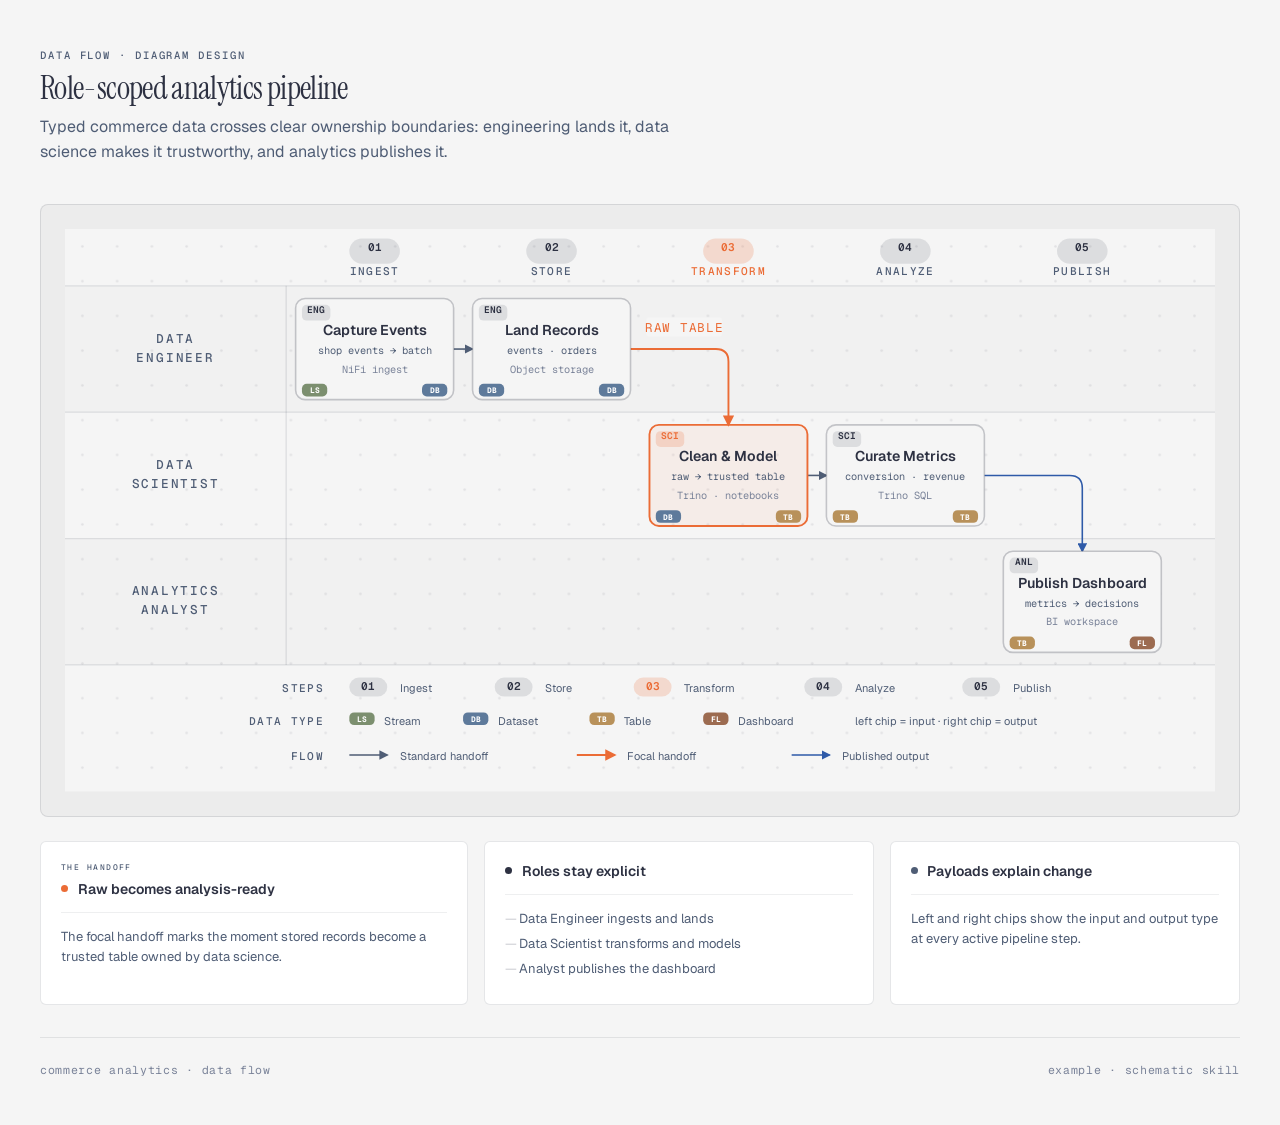
<file: starter-kit/skills/diagram-design/assets/example-data-flow-full.html>
<!DOCTYPE html>
<html lang="en">
<head>
  <meta charset="UTF-8">
  <meta name="viewport" content="width=device-width, initial-scale=1.0">
  <title>Analytics pipeline · Data flow · Full</title>
  <link href="https://fonts.googleapis.com/css2?family=Instrument+Serif:ital@0;1&amp;family=Geist:wght@400;500;600&amp;family=Geist+Mono:wght@400;500;600&amp;display=swap" rel="stylesheet">
  <style>
    *, *::before, *::after { box-sizing: border-box; margin: 0; padding: 0; }
    :root {
      --paper: #f5f5f5; --paper-2: #ececec; --ink: #2d3142; --muted: #4f5d75;
      --soft: #7a8399; --rule: rgba(45,49,66,0.12); --accent: #eb6c36;
      --accent-tint: rgba(235,108,54,0.08); --link: #2e5aa8;
      --sans: 'Geist', system-ui, sans-serif; --serif: 'Instrument Serif', serif;
      --mono: 'Geist Mono', ui-monospace, monospace;
    }
    body { min-height: 100vh; padding: 3rem 2rem; background: var(--paper); color: var(--ink); font-family: var(--sans); }
    .container { width: 100%; max-width: 1200px; margin: 0 auto; }
    .eyebrow { margin-bottom: 0.5rem; color: var(--muted); font: 500 0.66rem var(--mono); letter-spacing: 0.18em; text-transform: uppercase; }
    h1 { margin-bottom: 1.5rem; color: var(--ink); font: 400 clamp(1.5rem, 2.4vw + 0.75rem, 2rem)/1.15 var(--serif); letter-spacing: -0.02em; }
    svg { display: block; width: 100%; min-width: 728px; }
    .step-number, .step-label, .lane-label, .role-text, .chip-text, .legend-label { font-family: var(--mono); text-anchor: middle; }
    .step-number { fill: var(--ink); font-size: 7px; font-weight: 600; }
    .step-label { fill: var(--muted); font-size: 7px; font-weight: 500; letter-spacing: 0.12em; }
    .lane-label { fill: var(--muted); font-size: 8px; font-weight: 500; letter-spacing: 0.14em; }
    .role-text { fill: var(--ink); font-size: 6px; font-weight: 600; }
    .node-title { fill: var(--ink); font: 600 9px var(--sans); text-anchor: middle; }
    .node-sub { fill: var(--muted); font: 400 6.5px var(--mono); text-anchor: middle; }
    .node-tool { fill: var(--soft); font: 400 6.5px var(--mono); text-anchor: middle; }
    .chip-text { fill: #fff; font-size: 5px; font-weight: 700; }
    .focal-text { fill: var(--accent); }
    .legend-label { fill: var(--muted); font-size: 7px; font-weight: 500; letter-spacing: 0.12em; text-anchor: end; }
    .legend-text { fill: var(--muted); font: 400 7px var(--sans); }
    .header { margin-bottom: 2.5rem; }
    .header h1 { margin-bottom: 0.5rem; }
    .subtitle { max-width: 62ch; color: var(--muted); font-size: 1rem; line-height: 1.55; }
    .diagram-container { overflow-x: auto; padding: 1.5rem; background: var(--paper-2); border: 1px solid var(--rule); border-radius: 8px; }
    .cards { display: grid; grid-template-columns: 1.1fr 1fr 0.9fr; gap: 1rem; margin-top: 1.5rem; }
    .card { padding: 1.25rem; background: #fff; border: 1px solid var(--rule); border-radius: 6px; }
    .card .card-eyebrow { margin-bottom: 0.5rem; color: var(--muted); font: 500 0.5rem var(--mono); letter-spacing: 0.18em; text-transform: uppercase; }
    .card-header { display: flex; gap: 0.6rem; align-items: center; margin-bottom: 0.875rem; padding-bottom: 0.875rem; border-bottom: 1px solid rgba(45,49,66,0.08); }
    .card-dot { width: 7px; height: 7px; border-radius: 50%; }
    .card-dot.coral { background: var(--accent); } .card-dot.ink { background: var(--ink); } .card-dot.muted { background: var(--muted); }
    .card h2 { font-size: 0.875rem; font-weight: 600; }
    .card p, .card ul { color: var(--muted); font-size: 0.8125rem; line-height: 1.55; list-style: none; }
    .card li { position: relative; margin-bottom: 0.3rem; padding-left: 0.875rem; }
    .card li::before { position: absolute; left: 0; color: rgba(45,49,66,0.25); content: '—'; }
    .footer { display: flex; flex-wrap: wrap; justify-content: space-between; gap: 0.5rem; margin-top: 2rem; padding-top: 1.5rem; color: var(--soft); border-top: 1px solid rgba(45,49,66,0.10); font: 400 0.72rem var(--mono); letter-spacing: 0.06em; }
    @media (max-width: 820px) { .cards { grid-template-columns: 1fr; } }
  </style>
</head>
<body>
  <main class="container">
    <header class="header">
      <p class="eyebrow">Data flow · Diagram Design</p>
      <h1>Role-scoped analytics pipeline</h1>
      <p class="subtitle">Typed commerce data crosses clear ownership boundaries: engineering lands it, data science makes it trustworthy, and analytics publishes it.</p>
    </header>

    <div class="diagram-container">
    <svg viewBox="0 0 728 356" xmlns="http://www.w3.org/2000/svg" role="img" aria-labelledby="data-flow-full-title data-flow-full-desc">
      <title id="data-flow-full-title">Role-scoped analytics data flow</title>
      <desc id="data-flow-full-desc">A Data Engineer ingests and stores commerce data, a Data Scientist transforms and analyzes it, and an Analyst publishes a dashboard.</desc>
      <defs>
        <pattern id="dots" width="22" height="22" patternUnits="userSpaceOnUse"><circle cx="11" cy="11" r="0.8" fill="rgba(45,49,66,0.10)"/></pattern>
        <marker id="arr-muted" markerWidth="6" markerHeight="6" refX="5" refY="3" orient="auto"><path d="M0 0 L6 3 L0 6 Z" fill="#4f5d75"/></marker>
        <marker id="arr-accent" markerWidth="6" markerHeight="6" refX="5" refY="3" orient="auto"><path d="M0 0 L6 3 L0 6 Z" fill="#eb6c36"/></marker>
        <marker id="arr-link" markerWidth="6" markerHeight="6" refX="5" refY="3" orient="auto"><path d="M0 0 L6 3 L0 6 Z" fill="#2e5aa8"/></marker>
      </defs>
      <rect width="728" height="356" fill="#f5f5f5"/>
      <rect width="728" height="356" fill="url(#dots)"/>
      <rect x="0" y="36" width="728" height="80" fill="rgba(45,49,66,0.018)"/>
      <rect x="0" y="196" width="728" height="80" fill="rgba(45,49,66,0.018)"/>

      <!-- Header and lane structure -->
      <line x1="0" y1="36" x2="728" y2="36" stroke="rgba(45,49,66,0.12)" stroke-width="0.8"/>
      <line x1="0" y1="116" x2="728" y2="116" stroke="rgba(45,49,66,0.12)" stroke-width="0.8"/>
      <line x1="0" y1="196" x2="728" y2="196" stroke="rgba(45,49,66,0.12)" stroke-width="0.8"/>
      <line x1="0" y1="276" x2="728" y2="276" stroke="rgba(45,49,66,0.12)" stroke-width="0.8"/>
      <line x1="140" y1="36" x2="140" y2="276" stroke="rgba(45,49,66,0.12)" stroke-width="0.8"/>

      <g aria-label="Pipeline steps">
        <rect x="180" y="6" width="32" height="16" rx="8" fill="rgba(45,49,66,0.12)"/><text x="196" y="14" class="step-number">01</text><text x="196" y="29" class="step-label">INGEST</text>
        <rect x="292" y="6" width="32" height="16" rx="8" fill="rgba(45,49,66,0.12)"/><text x="308" y="14" class="step-number">02</text><text x="308" y="29" class="step-label">STORE</text>
        <rect x="404" y="6" width="32" height="16" rx="8" fill="rgba(235,108,54,0.20)"/><text x="420" y="14" class="step-number focal-text">03</text><text x="420" y="29" class="step-label focal-text">TRANSFORM</text>
        <rect x="516" y="6" width="32" height="16" rx="8" fill="rgba(45,49,66,0.12)"/><text x="532" y="14" class="step-number">04</text><text x="532" y="29" class="step-label">ANALYZE</text>
        <rect x="628" y="6" width="32" height="16" rx="8" fill="rgba(45,49,66,0.12)"/><text x="644" y="14" class="step-number">05</text><text x="644" y="29" class="step-label">PUBLISH</text>
      </g>

      <g aria-label="Role lanes">
        <text x="70" y="72" class="lane-label">DATA</text><text x="70" y="84" class="lane-label">ENGINEER</text>
        <text x="70" y="152" class="lane-label">DATA</text><text x="70" y="164" class="lane-label">SCIENTIST</text>
        <text x="70" y="232" class="lane-label">ANALYTICS</text><text x="70" y="244" class="lane-label">ANALYST</text>
      </g>

      <!-- Connectors first. Cross-lane paths use r=8 orthogonal elbows. -->
      <path d="M246 76 H258" fill="none" stroke="#4f5d75" marker-end="url(#arr-muted)"/>
      <path d="M358 76 H412 Q420 76 420 84 V124" fill="none" stroke="#eb6c36" stroke-width="1.2" marker-end="url(#arr-accent)"/>
      <path d="M470 156 H482" fill="none" stroke="#4f5d75" marker-end="url(#arr-muted)"/>
      <path d="M582 156 H636 Q644 156 644 164 V204" fill="none" stroke="#2e5aa8" marker-end="url(#arr-link)"/>
      <rect x="368" y="56" width="48" height="12" rx="2" fill="#f5f5f5"/>
      <text x="392" y="65" fill="#eb6c36" font-size="8" font-family="'Geist Mono', monospace" text-anchor="middle" letter-spacing="0.06em">RAW TABLE</text>

      <!-- Data Engineer: Capture Events -->
      <rect x="146" y="44" width="100" height="64" rx="6" fill="#f5f5f5" stroke="rgba(45,49,66,0.25)"/>
      <rect x="150" y="48" width="18" height="10" rx="3" fill="rgba(45,49,66,0.12)"/><text x="159" y="53" class="role-text">ENG</text>
      <text x="196" y="67" class="node-title">Capture Events</text><text x="196" y="79" class="node-sub">shop events → batch</text><text x="196" y="91" class="node-tool">NiFi ingest</text>
      <rect x="150" y="98" width="16" height="8" rx="3" fill="#7c8f6f"/><text x="158" y="104" class="chip-text">LS</text>
      <rect x="226" y="98" width="16" height="8" rx="3" fill="#5e7a9b"/><text x="234" y="104" class="chip-text">DB</text>

      <!-- Data Engineer: Land Records -->
      <rect x="258" y="44" width="100" height="64" rx="6" fill="#f5f5f5" stroke="rgba(45,49,66,0.25)"/>
      <rect x="262" y="48" width="18" height="10" rx="3" fill="rgba(45,49,66,0.12)"/><text x="271" y="53" class="role-text">ENG</text>
      <text x="308" y="67" class="node-title">Land Records</text><text x="308" y="79" class="node-sub">events · orders</text><text x="308" y="91" class="node-tool">Object storage</text>
      <rect x="262" y="98" width="16" height="8" rx="3" fill="#5e7a9b"/><text x="270" y="104" class="chip-text">DB</text>
      <rect x="338" y="98" width="16" height="8" rx="3" fill="#5e7a9b"/><text x="346" y="104" class="chip-text">DB</text>

      <!-- Data Scientist: Clean and Model (focal) -->
      <rect x="370" y="124" width="100" height="64" rx="6" fill="rgba(235,108,54,0.07)" stroke="#eb6c36" stroke-width="1.2"/>
      <rect x="374" y="128" width="18" height="10" rx="3" fill="rgba(235,108,54,0.20)"/><text x="383" y="133" class="role-text focal-text">SCI</text>
      <text x="420" y="147" class="node-title">Clean &amp; Model</text><text x="420" y="159" class="node-sub">raw → trusted table</text><text x="420" y="171" class="node-tool">Trino · notebooks</text>
      <rect x="374" y="178" width="16" height="8" rx="3" fill="#5e7a9b"/><text x="382" y="184" class="chip-text">DB</text>
      <rect x="450" y="178" width="16" height="8" rx="3" fill="#b8915a"/><text x="458" y="184" class="chip-text">TB</text>

      <!-- Data Scientist: Curate Metrics -->
      <rect x="482" y="124" width="100" height="64" rx="6" fill="#f5f5f5" stroke="rgba(45,49,66,0.25)"/>
      <rect x="486" y="128" width="18" height="10" rx="3" fill="rgba(45,49,66,0.12)"/><text x="495" y="133" class="role-text">SCI</text>
      <text x="532" y="147" class="node-title">Curate Metrics</text><text x="532" y="159" class="node-sub">conversion · revenue</text><text x="532" y="171" class="node-tool">Trino SQL</text>
      <rect x="486" y="178" width="16" height="8" rx="3" fill="#b8915a"/><text x="494" y="184" class="chip-text">TB</text>
      <rect x="562" y="178" width="16" height="8" rx="3" fill="#b8915a"/><text x="570" y="184" class="chip-text">TB</text>

      <!-- Analyst: Publish Dashboard -->
      <rect x="594" y="204" width="100" height="64" rx="6" fill="#f5f5f5" stroke="rgba(45,49,66,0.25)"/>
      <rect x="598" y="208" width="18" height="10" rx="3" fill="rgba(45,49,66,0.12)"/><text x="607" y="213" class="role-text">ANL</text>
      <text x="644" y="227" class="node-title">Publish Dashboard</text><text x="644" y="239" class="node-sub">metrics → decisions</text><text x="644" y="251" class="node-tool">BI workspace</text>
      <rect x="598" y="258" width="16" height="8" rx="3" fill="#b8915a"/><text x="606" y="264" class="chip-text">TB</text>
      <rect x="674" y="258" width="16" height="8" rx="3" fill="#9c6b50"/><text x="682" y="264" class="chip-text">FL</text>

      <!-- Legend: steps -->
      <text x="164" y="293" class="legend-label">STEPS</text>
      <rect x="180" y="284" width="24" height="12" rx="6" fill="rgba(45,49,66,0.12)"/><text x="192" y="292" class="step-number">01</text><text x="212" y="293" class="legend-text">Ingest</text>
      <rect x="272" y="284" width="24" height="12" rx="6" fill="rgba(45,49,66,0.12)"/><text x="284" y="292" class="step-number">02</text><text x="304" y="293" class="legend-text">Store</text>
      <rect x="360" y="284" width="24" height="12" rx="6" fill="rgba(235,108,54,0.20)"/><text x="372" y="292" class="step-number focal-text">03</text><text x="392" y="293" class="legend-text">Transform</text>
      <rect x="468" y="284" width="24" height="12" rx="6" fill="rgba(45,49,66,0.12)"/><text x="480" y="292" class="step-number">04</text><text x="500" y="293" class="legend-text">Analyze</text>
      <rect x="568" y="284" width="24" height="12" rx="6" fill="rgba(45,49,66,0.12)"/><text x="580" y="292" class="step-number">05</text><text x="600" y="293" class="legend-text">Publish</text>

      <!-- Legend: data types -->
      <text x="164" y="314" class="legend-label">DATA TYPE</text>
      <rect x="180" y="306" width="16" height="8" rx="3" fill="#7c8f6f"/><text x="188" y="312" class="chip-text">LS</text><text x="202" y="314" class="legend-text">Stream</text>
      <rect x="252" y="306" width="16" height="8" rx="3" fill="#5e7a9b"/><text x="260" y="312" class="chip-text">DB</text><text x="274" y="314" class="legend-text">Dataset</text>
      <rect x="332" y="306" width="16" height="8" rx="3" fill="#b8915a"/><text x="340" y="312" class="chip-text">TB</text><text x="354" y="314" class="legend-text">Table</text>
      <rect x="404" y="306" width="16" height="8" rx="3" fill="#9c6b50"/><text x="412" y="312" class="chip-text">FL</text><text x="426" y="314" class="legend-text">Dashboard</text>
      <text x="500" y="314" class="legend-text">left chip = input · right chip = output</text>

      <!-- Legend: flow -->
      <text x="164" y="336" class="legend-label">FLOW</text>
      <line x1="180" y1="333" x2="204" y2="333" stroke="#4f5d75" marker-end="url(#arr-muted)"/><text x="212" y="336" class="legend-text">Standard handoff</text>
      <line x1="324" y1="333" x2="348" y2="333" stroke="#eb6c36" stroke-width="1.2" marker-end="url(#arr-accent)"/><text x="356" y="336" class="legend-text">Focal handoff</text>
      <line x1="460" y1="333" x2="484" y2="333" stroke="#2e5aa8" marker-end="url(#arr-link)"/><text x="492" y="336" class="legend-text">Published output</text>
    </svg>
    </div>

    <section class="cards" aria-label="Diagram summary">
      <article class="card">
        <p class="card-eyebrow">THE HANDOFF</p>
        <div class="card-header"><span class="card-dot coral"></span><h2>Raw becomes analysis-ready</h2></div>
        <p>The focal handoff marks the moment stored records become a trusted table owned by data science.</p>
      </article>
      <article class="card">
        <div class="card-header"><span class="card-dot ink"></span><h2>Roles stay explicit</h2></div>
        <ul><li>Data Engineer ingests and lands</li><li>Data Scientist transforms and models</li><li>Analyst publishes the dashboard</li></ul>
      </article>
      <article class="card">
        <div class="card-header"><span class="card-dot muted"></span><h2>Payloads explain change</h2></div>
        <p>Left and right chips show the input and output type at every active pipeline step.</p>
      </article>
    </section>

    <footer class="footer">
      <span>commerce analytics · data flow</span>
      <span>example · schematic skill</span>
    </footer>
  </main>
</body>
</html>
</file>
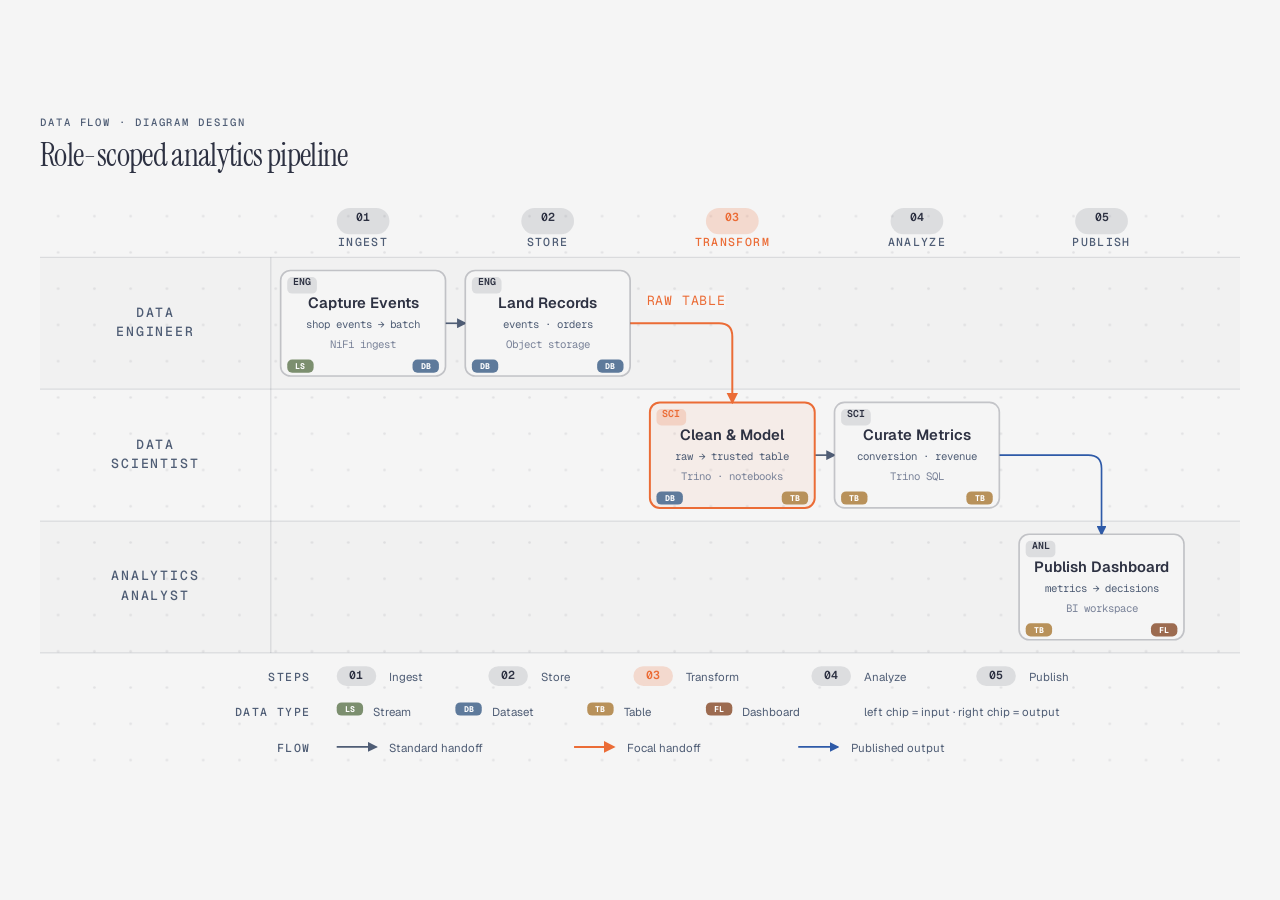
<file: starter-kit/skills/diagram-design/assets/example-data-flow.html>
<!DOCTYPE html>
<html lang="en">
<head>
  <meta charset="UTF-8">
  <meta name="viewport" content="width=device-width, initial-scale=1.0">
  <title>Analytics pipeline · Data flow</title>
  <link href="https://fonts.googleapis.com/css2?family=Instrument+Serif:ital@0;1&amp;family=Geist:wght@400;500;600&amp;family=Geist+Mono:wght@400;500;600&amp;display=swap" rel="stylesheet">
  <style>
    *, *::before, *::after { box-sizing: border-box; margin: 0; padding: 0; }
    :root {
      --paper: #f5f5f5; --paper-2: #ececec; --ink: #2d3142; --muted: #4f5d75;
      --soft: #7a8399; --rule: rgba(45,49,66,0.12); --accent: #eb6c36;
      --accent-tint: rgba(235,108,54,0.08); --link: #2e5aa8;
      --sans: 'Geist', system-ui, sans-serif; --serif: 'Instrument Serif', serif;
      --mono: 'Geist Mono', ui-monospace, monospace;
    }
    body { min-height: 100vh; display: flex; align-items: center; justify-content: center; padding: 3rem 2rem; background: var(--paper); color: var(--ink); font-family: var(--sans); }
    .frame { width: 100%; max-width: 1200px; }
    .eyebrow { margin-bottom: 0.5rem; color: var(--muted); font: 500 0.66rem var(--mono); letter-spacing: 0.18em; text-transform: uppercase; }
    h1 { margin-bottom: 1.5rem; color: var(--ink); font: 400 clamp(1.5rem, 2.4vw + 0.75rem, 2rem)/1.15 var(--serif); letter-spacing: -0.02em; }
    svg { display: block; width: 100%; min-width: 728px; }
    .step-number, .step-label, .lane-label, .role-text, .chip-text, .legend-label { font-family: var(--mono); text-anchor: middle; }
    .step-number { fill: var(--ink); font-size: 7px; font-weight: 600; }
    .step-label { fill: var(--muted); font-size: 7px; font-weight: 500; letter-spacing: 0.12em; }
    .lane-label { fill: var(--muted); font-size: 8px; font-weight: 500; letter-spacing: 0.14em; }
    .role-text { fill: var(--ink); font-size: 6px; font-weight: 600; }
    .node-title { fill: var(--ink); font: 600 9px var(--sans); text-anchor: middle; }
    .node-sub { fill: var(--muted); font: 400 6.5px var(--mono); text-anchor: middle; }
    .node-tool { fill: var(--soft); font: 400 6.5px var(--mono); text-anchor: middle; }
    .chip-text { fill: #fff; font-size: 5px; font-weight: 700; }
    .focal-text { fill: var(--accent); }
    .legend-label { fill: var(--muted); font-size: 7px; font-weight: 500; letter-spacing: 0.12em; text-anchor: end; }
    .legend-text { fill: var(--muted); font: 400 7px var(--sans); }
  </style>
</head>
<body>
  <main class="frame">
    <p class="eyebrow">Data flow · Diagram Design</p>
    <h1>Role-scoped analytics pipeline</h1>

    <svg viewBox="0 0 728 356" xmlns="http://www.w3.org/2000/svg" role="img" aria-labelledby="data-flow-title data-flow-desc">
      <title id="data-flow-title">Role-scoped analytics data flow</title>
      <desc id="data-flow-desc">A Data Engineer ingests and stores commerce data, a Data Scientist transforms and analyzes it, and an Analyst publishes a dashboard.</desc>
      <defs>
        <pattern id="dots" width="22" height="22" patternUnits="userSpaceOnUse"><circle cx="11" cy="11" r="0.8" fill="rgba(45,49,66,0.10)"/></pattern>
        <marker id="arr-muted" markerWidth="6" markerHeight="6" refX="5" refY="3" orient="auto"><path d="M0 0 L6 3 L0 6 Z" fill="#4f5d75"/></marker>
        <marker id="arr-accent" markerWidth="6" markerHeight="6" refX="5" refY="3" orient="auto"><path d="M0 0 L6 3 L0 6 Z" fill="#eb6c36"/></marker>
        <marker id="arr-link" markerWidth="6" markerHeight="6" refX="5" refY="3" orient="auto"><path d="M0 0 L6 3 L0 6 Z" fill="#2e5aa8"/></marker>
      </defs>
      <rect width="728" height="356" fill="#f5f5f5"/>
      <rect width="728" height="356" fill="url(#dots)"/>
      <rect x="0" y="36" width="728" height="80" fill="rgba(45,49,66,0.018)"/>
      <rect x="0" y="196" width="728" height="80" fill="rgba(45,49,66,0.018)"/>

      <!-- Header and lane structure -->
      <line x1="0" y1="36" x2="728" y2="36" stroke="rgba(45,49,66,0.12)" stroke-width="0.8"/>
      <line x1="0" y1="116" x2="728" y2="116" stroke="rgba(45,49,66,0.12)" stroke-width="0.8"/>
      <line x1="0" y1="196" x2="728" y2="196" stroke="rgba(45,49,66,0.12)" stroke-width="0.8"/>
      <line x1="0" y1="276" x2="728" y2="276" stroke="rgba(45,49,66,0.12)" stroke-width="0.8"/>
      <line x1="140" y1="36" x2="140" y2="276" stroke="rgba(45,49,66,0.12)" stroke-width="0.8"/>

      <g aria-label="Pipeline steps">
        <rect x="180" y="6" width="32" height="16" rx="8" fill="rgba(45,49,66,0.12)"/><text x="196" y="14" class="step-number">01</text><text x="196" y="29" class="step-label">INGEST</text>
        <rect x="292" y="6" width="32" height="16" rx="8" fill="rgba(45,49,66,0.12)"/><text x="308" y="14" class="step-number">02</text><text x="308" y="29" class="step-label">STORE</text>
        <rect x="404" y="6" width="32" height="16" rx="8" fill="rgba(235,108,54,0.20)"/><text x="420" y="14" class="step-number focal-text">03</text><text x="420" y="29" class="step-label focal-text">TRANSFORM</text>
        <rect x="516" y="6" width="32" height="16" rx="8" fill="rgba(45,49,66,0.12)"/><text x="532" y="14" class="step-number">04</text><text x="532" y="29" class="step-label">ANALYZE</text>
        <rect x="628" y="6" width="32" height="16" rx="8" fill="rgba(45,49,66,0.12)"/><text x="644" y="14" class="step-number">05</text><text x="644" y="29" class="step-label">PUBLISH</text>
      </g>

      <g aria-label="Role lanes">
        <text x="70" y="72" class="lane-label">DATA</text><text x="70" y="84" class="lane-label">ENGINEER</text>
        <text x="70" y="152" class="lane-label">DATA</text><text x="70" y="164" class="lane-label">SCIENTIST</text>
        <text x="70" y="232" class="lane-label">ANALYTICS</text><text x="70" y="244" class="lane-label">ANALYST</text>
      </g>

      <!-- Connectors first. Cross-lane paths use r=8 orthogonal elbows. -->
      <path d="M246 76 H258" fill="none" stroke="#4f5d75" marker-end="url(#arr-muted)"/>
      <path d="M358 76 H412 Q420 76 420 84 V124" fill="none" stroke="#eb6c36" stroke-width="1.2" marker-end="url(#arr-accent)"/>
      <path d="M470 156 H482" fill="none" stroke="#4f5d75" marker-end="url(#arr-muted)"/>
      <path d="M582 156 H636 Q644 156 644 164 V204" fill="none" stroke="#2e5aa8" marker-end="url(#arr-link)"/>
      <rect x="368" y="56" width="48" height="12" rx="2" fill="#f5f5f5"/>
      <text x="392" y="65" fill="#eb6c36" font-size="8" font-family="'Geist Mono', monospace" text-anchor="middle" letter-spacing="0.06em">RAW TABLE</text>

      <!-- Data Engineer: Capture Events -->
      <rect x="146" y="44" width="100" height="64" rx="6" fill="#f5f5f5" stroke="rgba(45,49,66,0.25)"/>
      <rect x="150" y="48" width="18" height="10" rx="3" fill="rgba(45,49,66,0.12)"/><text x="159" y="53" class="role-text">ENG</text>
      <text x="196" y="67" class="node-title">Capture Events</text><text x="196" y="79" class="node-sub">shop events → batch</text><text x="196" y="91" class="node-tool">NiFi ingest</text>
      <rect x="150" y="98" width="16" height="8" rx="3" fill="#7c8f6f"/><text x="158" y="104" class="chip-text">LS</text>
      <rect x="226" y="98" width="16" height="8" rx="3" fill="#5e7a9b"/><text x="234" y="104" class="chip-text">DB</text>

      <!-- Data Engineer: Land Records -->
      <rect x="258" y="44" width="100" height="64" rx="6" fill="#f5f5f5" stroke="rgba(45,49,66,0.25)"/>
      <rect x="262" y="48" width="18" height="10" rx="3" fill="rgba(45,49,66,0.12)"/><text x="271" y="53" class="role-text">ENG</text>
      <text x="308" y="67" class="node-title">Land Records</text><text x="308" y="79" class="node-sub">events · orders</text><text x="308" y="91" class="node-tool">Object storage</text>
      <rect x="262" y="98" width="16" height="8" rx="3" fill="#5e7a9b"/><text x="270" y="104" class="chip-text">DB</text>
      <rect x="338" y="98" width="16" height="8" rx="3" fill="#5e7a9b"/><text x="346" y="104" class="chip-text">DB</text>

      <!-- Data Scientist: Clean and Model (focal) -->
      <rect x="370" y="124" width="100" height="64" rx="6" fill="rgba(235,108,54,0.07)" stroke="#eb6c36" stroke-width="1.2"/>
      <rect x="374" y="128" width="18" height="10" rx="3" fill="rgba(235,108,54,0.20)"/><text x="383" y="133" class="role-text focal-text">SCI</text>
      <text x="420" y="147" class="node-title">Clean &amp; Model</text><text x="420" y="159" class="node-sub">raw → trusted table</text><text x="420" y="171" class="node-tool">Trino · notebooks</text>
      <rect x="374" y="178" width="16" height="8" rx="3" fill="#5e7a9b"/><text x="382" y="184" class="chip-text">DB</text>
      <rect x="450" y="178" width="16" height="8" rx="3" fill="#b8915a"/><text x="458" y="184" class="chip-text">TB</text>

      <!-- Data Scientist: Curate Metrics -->
      <rect x="482" y="124" width="100" height="64" rx="6" fill="#f5f5f5" stroke="rgba(45,49,66,0.25)"/>
      <rect x="486" y="128" width="18" height="10" rx="3" fill="rgba(45,49,66,0.12)"/><text x="495" y="133" class="role-text">SCI</text>
      <text x="532" y="147" class="node-title">Curate Metrics</text><text x="532" y="159" class="node-sub">conversion · revenue</text><text x="532" y="171" class="node-tool">Trino SQL</text>
      <rect x="486" y="178" width="16" height="8" rx="3" fill="#b8915a"/><text x="494" y="184" class="chip-text">TB</text>
      <rect x="562" y="178" width="16" height="8" rx="3" fill="#b8915a"/><text x="570" y="184" class="chip-text">TB</text>

      <!-- Analyst: Publish Dashboard -->
      <rect x="594" y="204" width="100" height="64" rx="6" fill="#f5f5f5" stroke="rgba(45,49,66,0.25)"/>
      <rect x="598" y="208" width="18" height="10" rx="3" fill="rgba(45,49,66,0.12)"/><text x="607" y="213" class="role-text">ANL</text>
      <text x="644" y="227" class="node-title">Publish Dashboard</text><text x="644" y="239" class="node-sub">metrics → decisions</text><text x="644" y="251" class="node-tool">BI workspace</text>
      <rect x="598" y="258" width="16" height="8" rx="3" fill="#b8915a"/><text x="606" y="264" class="chip-text">TB</text>
      <rect x="674" y="258" width="16" height="8" rx="3" fill="#9c6b50"/><text x="682" y="264" class="chip-text">FL</text>

      <!-- Legend: steps -->
      <text x="164" y="293" class="legend-label">STEPS</text>
      <rect x="180" y="284" width="24" height="12" rx="6" fill="rgba(45,49,66,0.12)"/><text x="192" y="292" class="step-number">01</text><text x="212" y="293" class="legend-text">Ingest</text>
      <rect x="272" y="284" width="24" height="12" rx="6" fill="rgba(45,49,66,0.12)"/><text x="284" y="292" class="step-number">02</text><text x="304" y="293" class="legend-text">Store</text>
      <rect x="360" y="284" width="24" height="12" rx="6" fill="rgba(235,108,54,0.20)"/><text x="372" y="292" class="step-number focal-text">03</text><text x="392" y="293" class="legend-text">Transform</text>
      <rect x="468" y="284" width="24" height="12" rx="6" fill="rgba(45,49,66,0.12)"/><text x="480" y="292" class="step-number">04</text><text x="500" y="293" class="legend-text">Analyze</text>
      <rect x="568" y="284" width="24" height="12" rx="6" fill="rgba(45,49,66,0.12)"/><text x="580" y="292" class="step-number">05</text><text x="600" y="293" class="legend-text">Publish</text>

      <!-- Legend: data types -->
      <text x="164" y="314" class="legend-label">DATA TYPE</text>
      <rect x="180" y="306" width="16" height="8" rx="3" fill="#7c8f6f"/><text x="188" y="312" class="chip-text">LS</text><text x="202" y="314" class="legend-text">Stream</text>
      <rect x="252" y="306" width="16" height="8" rx="3" fill="#5e7a9b"/><text x="260" y="312" class="chip-text">DB</text><text x="274" y="314" class="legend-text">Dataset</text>
      <rect x="332" y="306" width="16" height="8" rx="3" fill="#b8915a"/><text x="340" y="312" class="chip-text">TB</text><text x="354" y="314" class="legend-text">Table</text>
      <rect x="404" y="306" width="16" height="8" rx="3" fill="#9c6b50"/><text x="412" y="312" class="chip-text">FL</text><text x="426" y="314" class="legend-text">Dashboard</text>
      <text x="500" y="314" class="legend-text">left chip = input · right chip = output</text>

      <!-- Legend: flow -->
      <text x="164" y="336" class="legend-label">FLOW</text>
      <line x1="180" y1="333" x2="204" y2="333" stroke="#4f5d75" marker-end="url(#arr-muted)"/><text x="212" y="336" class="legend-text">Standard handoff</text>
      <line x1="324" y1="333" x2="348" y2="333" stroke="#eb6c36" stroke-width="1.2" marker-end="url(#arr-accent)"/><text x="356" y="336" class="legend-text">Focal handoff</text>
      <line x1="460" y1="333" x2="484" y2="333" stroke="#2e5aa8" marker-end="url(#arr-link)"/><text x="492" y="336" class="legend-text">Published output</text>
    </svg>
  </main>
</body>
</html>
</file>
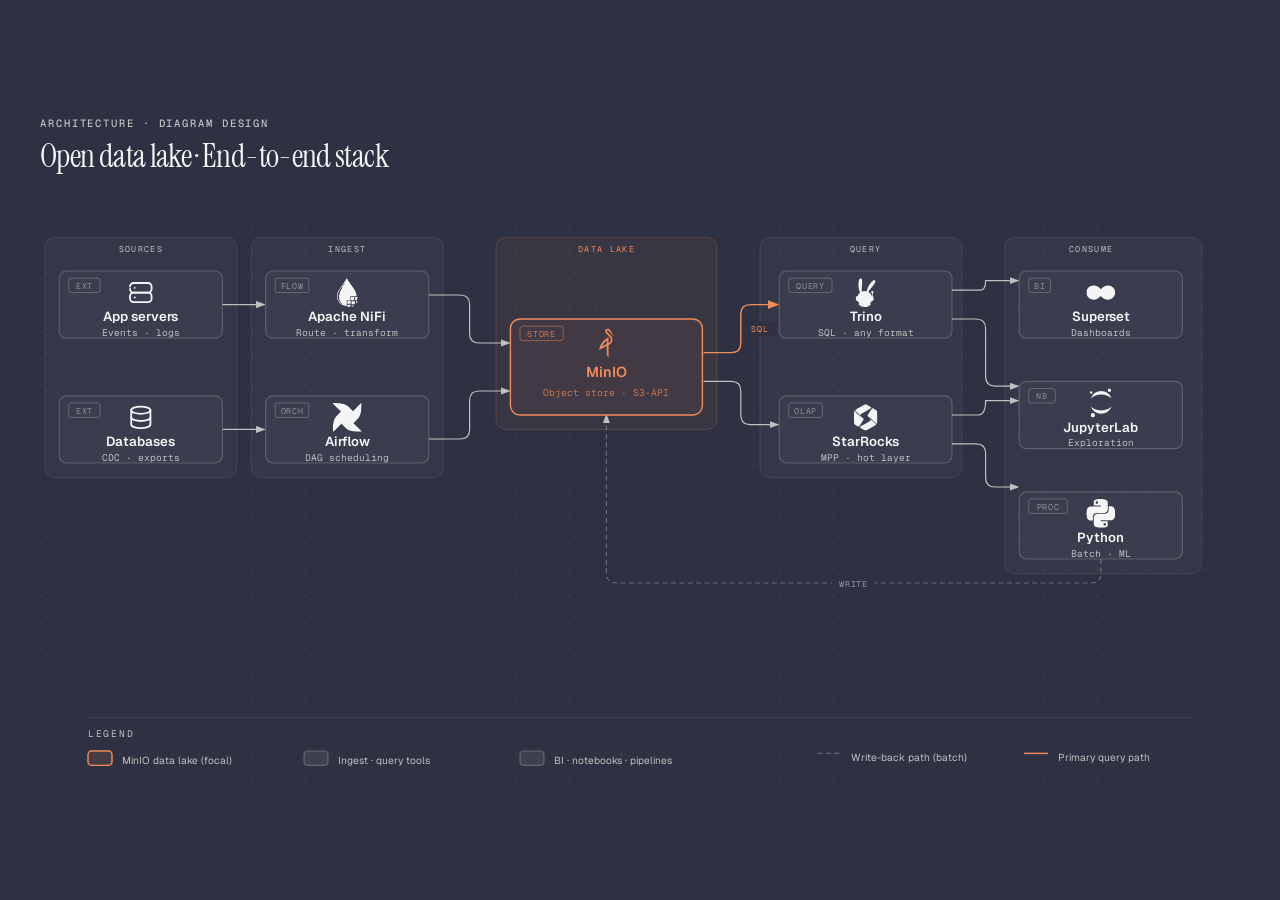
<file: starter-kit/skills/diagram-design/assets/example-datalake-dark.html>
<!DOCTYPE html>
<html lang="en">
<head>
  <meta charset="UTF-8">
  <meta name="viewport" content="width=device-width, initial-scale=1.0">
  <title>Open data lake · Architecture</title>
  <link href="https://fonts.googleapis.com/css2?family=Instrument+Serif:ital@0;1&family=Geist:wght@400;500;600&family=Geist+Mono:wght@400;500;600&display=swap" rel="stylesheet">
  <style>
    *, *::before, *::after { box-sizing: border-box; margin: 0; padding: 0; }
    :root {
      --color-paper:  #2d3142;
      --color-ink:    #f5f5f5;
      --color-muted:  #bfc0c0;
      --color-accent: #f08a59;
      --font-sans:    'Geist', system-ui, sans-serif;
      --font-serif:   'Instrument Serif', serif;
      --font-mono:    'Geist Mono', ui-monospace, monospace;
    }
    body {
      font-family: var(--font-sans);
      background: var(--color-paper);
      color: var(--color-ink);
      min-height: 100vh;
      display: flex;
      align-items: center;
      justify-content: center;
      padding: 3rem 2rem;
    }
    .frame { max-width: 1200px; width: 100%; }
    .eyebrow {
      font-family: var(--font-mono);
      font-size: 0.66rem;
      font-weight: 500;
      letter-spacing: 0.18em;
      text-transform: uppercase;
      color: var(--color-muted);
      margin-bottom: 0.5rem;
    }
    h1 {
      font-family: var(--font-serif);
      font-size: clamp(1.5rem, 2.4vw + 0.75rem, 2rem);
      font-weight: 400;
      letter-spacing: -0.02em;
      line-height: 1.15;
      margin-bottom: 1.5rem;
    }
    svg { width: 100%; min-width: 960px; display: block; }
  </style>
</head>
<body>
  <div class="frame">
    <p class="eyebrow">Architecture · Diagram Design</p>
    <h1>Open data lake · End-to-end stack</h1>

    <svg viewBox="0 0 1000 488" xmlns="http://www.w3.org/2000/svg" role="img" aria-labelledby="datalake-dark-title datalake-dark-desc">
      <title id="datalake-dark-title">Open data lake · End-to-end stack</title>
      <desc id="datalake-dark-desc">Data lake architecture showing app servers and databases flowing through Apache NiFi into MinIO, then Trino, StarRocks, Superset, JupyterLab, and Python.</desc>
      <defs>
        <pattern id="dots" width="22" height="22" patternUnits="userSpaceOnUse">
          <circle cx="1" cy="1" r="0.9" fill="rgba(245,245,245,0.10)"/>
        </pattern>
        <marker id="arrow" markerWidth="8" markerHeight="6" refX="7" refY="3" orient="auto">
          <polygon points="0 0, 8 3, 0 6" fill="#bfc0c0"/>
        </marker>
        <marker id="arrow-accent" markerWidth="8" markerHeight="6" refX="7" refY="3" orient="auto">
          <polygon points="0 0, 8 3, 0 6" fill="#f08a59"/>
        </marker>
      </defs>

      <rect width="100%" height="100%" fill="#2d3142"/>
      <rect width="100%" height="100%" fill="url(#dots)" opacity="0.55"/>

      <rect x="4"   y="32" width="160" height="200" rx="8" fill="rgba(245,245,245,0.03)" stroke="rgba(245,245,245,0.10)" stroke-width="0.8"/>
      <rect x="176" y="32" width="160" height="200" rx="8" fill="rgba(245,245,245,0.03)" stroke="rgba(245,245,245,0.10)" stroke-width="0.8"/>
      <rect x="380" y="32" width="184" height="160" rx="8" fill="rgba(240,138,89,0.06)" stroke="rgba(240,138,89,0.22)" stroke-width="0.8"/>
      <rect x="600" y="32" width="168" height="200" rx="8" fill="rgba(245,245,245,0.03)" stroke="rgba(245,245,245,0.10)" stroke-width="0.8"/>
      <rect x="804" y="32" width="164" height="280" rx="8" fill="rgba(245,245,245,0.03)" stroke="rgba(245,245,245,0.10)" stroke-width="0.8"/>

      <text x="84"  y="44" fill="#bfc0c0" font-size="7" font-family="'Geist Mono', monospace" letter-spacing="0.16em" text-anchor="middle">SOURCES</text>
      <text x="256" y="44" fill="#bfc0c0" font-size="7" font-family="'Geist Mono', monospace" letter-spacing="0.16em" text-anchor="middle">INGEST</text>
      <text x="472" y="44" fill="#f08a59" font-size="7" font-family="'Geist Mono', monospace" letter-spacing="0.16em" text-anchor="middle">DATA LAKE</text>
      <text x="688" y="44" fill="#bfc0c0" font-size="7" font-family="'Geist Mono', monospace" letter-spacing="0.16em" text-anchor="middle">QUERY</text>
      <text x="876" y="44" fill="#bfc0c0" font-size="7" font-family="'Geist Mono', monospace" letter-spacing="0.16em" text-anchor="middle">CONSUME</text>

      <line x1="152" y1="88"  x2="187" y2="88"  stroke="#bfc0c0" stroke-width="1" marker-end="url(#arrow)"/>
      <line x1="152" y1="192" x2="187" y2="192" stroke="#bfc0c0" stroke-width="1" marker-end="url(#arrow)"/>

      <path d="M 324,80 H 350 Q 358,80 358,88 V 112 Q 358,120 366,120 H 391" fill="none" stroke="#bfc0c0" stroke-width="1" marker-end="url(#arrow)"/>
      <path d="M 324,200 H 350 Q 358,200 358,192 V 168 Q 358,160 366,160 H 391" fill="none" stroke="#bfc0c0" stroke-width="1" marker-end="url(#arrow)"/>

      <path d="M 553,128 H 576 Q 584,128 584,120 V 96 Q 584,88 592,88 H 615" fill="none" stroke="#f08a59" stroke-width="1.2" marker-end="url(#arrow-accent)"/>
      <path d="M 553,152 H 576 Q 584,152 584,160 V 180 Q 584,188 592,188 H 615" fill="none" stroke="#bfc0c0" stroke-width="1" marker-end="url(#arrow)"/>

      <rect x="586" y="102" width="28" height="12" rx="2" fill="#2d3142"/>
      <text x="600" y="111" fill="#f08a59" font-size="7" font-family="'Geist Mono', monospace" text-anchor="middle" letter-spacing="0.08em">SQL</text>

      <path d="M 760,76 H 784 Q 788,76 788,68 H 815" fill="none" stroke="#bfc0c0" stroke-width="1" marker-end="url(#arrow)"/>
      <path d="M 760,100 H 780 Q 788,100 788,108 V 148 Q 788,156 796,156 H 815" fill="none" stroke="#bfc0c0" stroke-width="1" marker-end="url(#arrow)"/>
      <path d="M 760,180 H 782 Q 788,180 788,168 H 815" fill="none" stroke="#bfc0c0" stroke-width="1" marker-end="url(#arrow)"/>
      <path d="M 760,204 H 780 Q 788,204 788,212 V 232 Q 788,240 796,240 H 815" fill="none" stroke="#bfc0c0" stroke-width="1" marker-end="url(#arrow)"/>

      <path d="M 884,300 V 312 Q 884,320 876,320 H 480 Q 472,320 472,312 V 180" fill="none" stroke="rgba(245,245,245,0.30)" stroke-width="1" stroke-dasharray="4,3" marker-end="url(#arrow)"/>
      <rect x="660" y="314" width="36" height="12" rx="2" fill="#2d3142"/>
      <text x="678" y="323" fill="#8e98ac" font-size="7" font-family="'Geist Mono', monospace" text-anchor="middle" letter-spacing="0.08em">WRITE</text>

      <!-- App servers -->
      <rect x="16" y="60" width="136" height="56" rx="6" fill="#2d3142"/>
      <rect x="16" y="60" width="136" height="56" rx="6" fill="rgba(245,245,245,0.06)" stroke="rgba(245,245,245,0.20)" stroke-width="1"/>
      <rect x="24" y="66" width="26" height="12" rx="2" fill="transparent" stroke="rgba(245,245,245,0.25)" stroke-width="0.8"/>
      <text x="37" y="75" fill="rgba(245,245,245,0.45)" font-size="7" font-family="'Geist Mono', monospace" text-anchor="middle" letter-spacing="0.08em">EXT</text>
      <svg x="72" y="66" width="24" height="24" viewBox="0 0 24 24" fill="none" stroke="#f5f5f5" stroke-width="1.5" stroke-linecap="round" stroke-linejoin="round" aria-hidden="true">
        <path d="M3 7a3 3 0 0 1 3 -3h12a3 3 0 0 1 3 3v2a3 3 0 0 1 -3 3h-12a3 3 0 0 1 -3 -3"/>
        <path d="M3 15a3 3 0 0 1 3 -3h12a3 3 0 0 1 3 3v2a3 3 0 0 1 -3 3h-12a3 3 0 0 1 -3 -3l0 -2"/>
        <path d="M7 8l0 .01"/><path d="M7 16l0 .01"/>
      </svg>
      <text x="84" y="102" fill="#f5f5f5" font-size="11" font-weight="600" font-family="'Geist', sans-serif" text-anchor="middle">App servers</text>
      <text x="84" y="114" fill="#bfc0c0" font-size="8" font-family="'Geist Mono', monospace" text-anchor="middle">Events · logs</text>

      <!-- Databases -->
      <rect x="16" y="164" width="136" height="56" rx="6" fill="#2d3142"/>
      <rect x="16" y="164" width="136" height="56" rx="6" fill="rgba(245,245,245,0.06)" stroke="rgba(245,245,245,0.20)" stroke-width="1"/>
      <rect x="24" y="170" width="26" height="12" rx="2" fill="transparent" stroke="rgba(245,245,245,0.25)" stroke-width="0.8"/>
      <text x="37" y="179" fill="rgba(245,245,245,0.45)" font-size="7" font-family="'Geist Mono', monospace" text-anchor="middle" letter-spacing="0.08em">EXT</text>
      <svg x="72" y="170" width="24" height="24" viewBox="0 0 24 24" fill="none" stroke="#f5f5f5" stroke-width="1.5" stroke-linecap="round" stroke-linejoin="round" aria-hidden="true">
        <path d="M4 6a8 3 0 1 0 16 0a8 3 0 1 0 -16 0"/>
        <path d="M4 6v6a8 3 0 0 0 16 0v-6"/>
        <path d="M4 12v6a8 3 0 0 0 16 0v-6"/>
      </svg>
      <text x="84" y="206" fill="#f5f5f5" font-size="11" font-weight="600" font-family="'Geist', sans-serif" text-anchor="middle">Databases</text>
      <text x="84" y="218" fill="#bfc0c0" font-size="8" font-family="'Geist Mono', monospace" text-anchor="middle">CDC · exports</text>

      <!-- Apache NiFi -->
      <rect x="188" y="60" width="136" height="56" rx="6" fill="#2d3142"/>
      <rect x="188" y="60" width="136" height="56" rx="6" fill="rgba(245,245,245,0.06)" stroke="rgba(245,245,245,0.20)" stroke-width="1"/>
      <rect x="196" y="66" width="28" height="12" rx="2" fill="transparent" stroke="rgba(245,245,245,0.25)" stroke-width="0.8"/>
      <text x="210" y="75" fill="rgba(245,245,245,0.45)" font-size="7" font-family="'Geist Mono', monospace" text-anchor="middle" letter-spacing="0.08em">FLOW</text>
      <svg x="244" y="66" width="24" height="24" viewBox="0 0 24 24" fill="#f5f5f5" aria-hidden="true">
        <path d="M11.648 0a.093.093 0 0 0-.084.053A30.71 30.71 0 0 1 8.592 4.73c-2.09 2.728-5.145 6.466-5.145 10.364a8.201 8.201 0 0 0 8.201 8.2v-5.003c0-.106.087-.193.194-.193h2.81v-2.813c0-.106.087-.191.194-.191h5.004c0-3.9-3.056-7.636-5.145-10.364A30.712 30.712 0 0 1 11.732.053.094.094 0 0 0 11.648 0zm-1.632 3.867c.05 0 .08.034.037.112-.11.197-.218.397-.328.593-.396.702-.819 1.389-1.23 2.08-.196-.032-.39-.06-.585-.088.495-.651 1-1.296 1.48-1.959.153-.209.302-.423.454-.634a.24.24 0 0 1 .172-.104zM7.44 7.186c.221.035.444.076.666.119-.073.129-.15.256-.223.383a29.073 29.073 0 0 0-1.625 3.261c-.874 2.123-1.383 4.444-.77 6.707a8.222 8.222 0 0 0 2.217 3.74c.083.083-.02.216-.119.155a7.568 7.568 0 0 1-.93-.686A7.674 7.674 0 0 1 4.1 16.248c-.329-2.156.387-4.246 1.418-6.115a27.44 27.44 0 0 1 1.92-2.947zm7.931 8.435a.193.193 0 0 0-.191.191V18.3h2.677V15.62zm3.299 0V18.3h1.348a7.975 7.975 0 0 0 .515-2.678zm-6.303 3.004a.193.193 0 0 0-.191.193v2.485h2.678v-2.678Zm3.295.484v2.68h2.115a.562.562 0 0 0 .399-.162v-.004a.562.562 0 0 0 .16-.397V19.11zm3.674.182v1.98a7.999 7.999 0 0 0 1.217-1.98zm-6.969 2.824a.193.193 0 0 0-.191.192v1.672a7.997 7.997 0 0 0 2.678-.516v-1.348zm3.48.668V24a8.008 8.008 0 0 0 1.98-1.217z"/>
      </svg>
      <text x="256" y="102" fill="#f5f5f5" font-size="11" font-weight="600" font-family="'Geist', sans-serif" text-anchor="middle">Apache NiFi</text>
      <text x="256" y="114" fill="#bfc0c0" font-size="8" font-family="'Geist Mono', monospace" text-anchor="middle">Route · transform</text>

      <!-- Airflow -->
      <rect x="188" y="164" width="136" height="56" rx="6" fill="#2d3142"/>
      <rect x="188" y="164" width="136" height="56" rx="6" fill="rgba(245,245,245,0.06)" stroke="rgba(245,245,245,0.20)" stroke-width="1"/>
      <rect x="196" y="170" width="28" height="12" rx="2" fill="transparent" stroke="rgba(245,245,245,0.25)" stroke-width="0.8"/>
      <text x="210" y="179" fill="rgba(245,245,245,0.45)" font-size="7" font-family="'Geist Mono', monospace" text-anchor="middle" letter-spacing="0.08em">ORCH</text>
      <svg x="244" y="170" width="24" height="24" viewBox="0 0 24 24" fill="#f5f5f5" aria-hidden="true">
        <path d="M17.195 16.822l4.002-4.102C23.55 10.308 23.934 5.154 24 .43a.396.396 0 0 0-.246-.373.392.392 0 0 0-.437.09l-6.495 6.658-4.102-4.003C10.309.45 5.154.066.43 0H.423a.397.397 0 0 0-.277.683l6.658 6.494-4.003 4.103C.45 13.692.065 18.846 0 23.57a.398.398 0 0 0 .683.282l6.494-6.657 3.934 3.837.17.165c2.41 2.353 7.565 2.737 12.288 2.803h.006a.397.397 0 0 0 .277-.683l-6.657-6.495z"/>
      </svg>
      <text x="256" y="206" fill="#f5f5f5" font-size="11" font-weight="600" font-family="'Geist', sans-serif" text-anchor="middle">Airflow</text>
      <text x="256" y="218" fill="#bfc0c0" font-size="8" font-family="'Geist Mono', monospace" text-anchor="middle">DAG scheduling</text>

      <!-- MinIO (FOCAL) -->
      <rect x="392" y="100" width="160" height="80" rx="8" fill="#2d3142"/>
      <rect x="392" y="100" width="160" height="80" rx="8" fill="rgba(240,138,89,0.10)" stroke="#f08a59" stroke-width="1.2"/>
      <rect x="400" y="106" width="36" height="12" rx="2" fill="transparent" stroke="rgba(240,138,89,0.50)" stroke-width="0.8"/>
      <text x="418" y="115" fill="rgba(240,138,89,0.80)" font-size="7" font-family="'Geist Mono', monospace" text-anchor="middle" letter-spacing="0.08em">STORE</text>
      <svg x="460" y="108" width="24" height="24" viewBox="0 0 24 24" fill="#f08a59" aria-hidden="true">
        <path d="M13.2072.006c-.6216-.0478-1.2.1943-1.6211.582a2.15 2.15 0 0 0-.0938 3.0352l3.4082 3.5507a3.042 3.042 0 0 1-.664 4.6875l-.463.2383V7.2853a15.4198 15.4198 0 0 0-8.0174 10.4862v.0176l6.5487-3.3281v7.621L13.7794 24V13.6817l.8965-.4629a4.4432 4.4432 0 0 0 1.2207-7.0292l-3.371-3.5254a.7489.7489 0 0 1 .037-1.0547.7522.7522 0 0 1 1.0567.0371l.4668.4863-.006.0059 4.0704 4.2441a.0566.0566 0 0 0 .082 0 .06.06 0 0 0 0-.0703l-3.1406-5.1425-.1484.1425.1484-.1445C14.4945.3926 13.8287.0538 13.2072.006Zm-.9024 9.8652v2.9941l-4.1523 2.1484a13.9787 13.9787 0 0 1 2.7676-3.9277 14.1784 14.1784 0 0 1 1.3847-1.2148z"/>
      </svg>
      <text x="472" y="148" fill="#f08a59" font-size="12" font-weight="600" font-family="'Geist', sans-serif" text-anchor="middle">MinIO</text>
      <text x="472" y="164" fill="#f08a59" font-size="8" font-family="'Geist Mono', monospace" text-anchor="middle" opacity="0.75">Object store · S3-API</text>

      <!-- Trino -->
      <rect x="616" y="60" width="144" height="56" rx="6" fill="#2d3142"/>
      <rect x="616" y="60" width="144" height="56" rx="6" fill="rgba(245,245,245,0.06)" stroke="rgba(245,245,245,0.20)" stroke-width="1"/>
      <rect x="624" y="66" width="36" height="12" rx="2" fill="transparent" stroke="rgba(245,245,245,0.25)" stroke-width="0.8"/>
      <text x="642" y="75" fill="rgba(245,245,245,0.45)" font-size="7" font-family="'Geist Mono', monospace" text-anchor="middle" letter-spacing="0.08em">QUERY</text>
      <svg x="676" y="66" width="24" height="24" viewBox="0 0 24 24" fill="#f5f5f5" aria-hidden="true">
        <path d="M14.124 16.8529a.1615.1615 0 1 1 .1576.1614.1577.1577 0 0 1-.1576-.1614zm-5.607-.1576a.1614.1614 0 1 0 0 .3228.1614.1614 0 0 0 0-.3228zm10.1341-.6648v1.9869c-.031.5788-.524 1.0237-1.1029.9954h-.3843a5.0596 5.0596 0 0 1-1.1298 1.7178.3192.3192 0 0 0 0 .465l.2382.2191a.3036.3036 0 0 1 .0385.4304c-1.126 1.3835-2.9669 2.1521-5.0498 2.1521a6.575 6.575 0 0 1-4.8192-1.8985c-.0029-.0032-.0059-.0063-.0087-.0096a.6302.6302 0 0 1 .0548-.8896c.137-.1265.1371-.3462 0-.4727a4.944 4.944 0 0 1-1.126-1.714h-.3497c-.5797.0284-1.0737-.416-1.1068-.9954v-1.9869c.0351-.5779.5286-1.02 1.1068-.9915h.2728a5.7648 5.7648 0 0 1 2.0791-3.0936c-.4227-1.0991-1.1529-3.2551-1.226-5.0075C6.0229 4.4705 6.2189.078 7.8253.001c1.6064-.0768 1.3719 4.0275 1.0991 6.6946a32.732 32.732 0 0 0-.123 4.4503 6.994 6.994 0 0 1 2.4826-.4304 7.2414 7.2414 0 0 1 1.7371.2075c.2614-1.2682.8762-3.574 2.0292-5.1958 1.6717-2.352 3.4357-4.7808 4.6116-4.1006 1.176.6802-.3074 3.1398-1.3297 4.4272-1.0222 1.2874-2.7862 3.2089-3.3742 4.2274-.2114.3843-.4304.8032-.5956 1.1529a5.7375 5.7375 0 0 1 2.9169 3.6125h.073v-2.3058a.3075.3075 0 0 0-.1806-.2844.9148.9148 0 0 1-.5573-.8148 1.0184 1.0184 0 0 1 .9045-.9044c.5593-.0598 1.061.3452 1.1208.9044a.9187.9187 0 0 1-.5534.8148.3074.3074 0 0 0-.1691.2844v2.1522a.3113.3113 0 0 0 .1691.2805.9724.9724 0 0 1 .5648.857z"/>
      </svg>
      <text x="688" y="102" fill="#f5f5f5" font-size="11" font-weight="600" font-family="'Geist', sans-serif" text-anchor="middle">Trino</text>
      <text x="688" y="114" fill="#bfc0c0" font-size="8" font-family="'Geist Mono', monospace" text-anchor="middle">SQL · any format</text>

      <!-- StarRocks -->
      <rect x="616" y="164" width="144" height="56" rx="6" fill="#2d3142"/>
      <rect x="616" y="164" width="144" height="56" rx="6" fill="rgba(245,245,245,0.06)" stroke="rgba(245,245,245,0.20)" stroke-width="1"/>
      <rect x="624" y="170" width="28" height="12" rx="2" fill="transparent" stroke="rgba(245,245,245,0.25)" stroke-width="0.8"/>
      <text x="638" y="179" fill="rgba(245,245,245,0.45)" font-size="7" font-family="'Geist Mono', monospace" text-anchor="middle" letter-spacing="0.08em">OLAP</text>
      <svg x="676" y="170" width="24" height="24" viewBox="0 0 100 100" fill="#f5f5f5" aria-hidden="true">
        <path d="M11.8,26.4c-0.1,2.2,0.9,3.4,2.3,4.5c9,7.4,18,14.8,27,22.2c2.5,2.1,2.7,3.5,1,6.2c-4.4,6.7-8.8,13.4-13.2,20.1c-1.7,2.5-3.2,2.9-5.9,1.4c-2.8-1.6-5.6-3.2-8.4-4.8c-3.2-1.8-4.8-4.6-4.8-8.3c0-11.8,0-23.6,0-35.5C9.8,30.2,10.3,28.4,11.8,26.4z"/>
        <path d="M87.9,73.8c0.6-2.3-0.5-3.5-1.9-4.6c-9-7.4-17.9-14.7-26.8-22.1c-2.9-2.4-3.1-3.6-1.1-6.7c4.3-6.6,8.7-13.2,13-19.8c1.7-2.6,3.3-2.9,6-1.4c2.8,1.6,5.6,3.2,8.3,4.8c3.2,1.8,4.7,4.5,4.7,8.2c0,11.9,0,23.7,0,35.6C90.2,69.9,89.6,71.9,87.9,73.8z"/>
        <path d="M67.1,56.8c0.6,0.4,17.3,14.1,17.5,14.3c2.4,2.2,2.2,4.1-0.6,5.8C76.8,81,57.3,92.1,54.8,93.6c-3.2,1.9-6.4,1.9-9.6,0c-4.6-2.7-9.2-5.3-13.8-8c-2.2-1.3-2.2-2.7,0-3.9C42.3,75.5,53.1,69.2,64,63C66.5,61.6,68.2,60.1,67.1,56.8z"/>
        <path d="M32.9,43.2c-0.6-0.4-17.3-14.1-17.5-14.3c-2.4-2.2-2.2-4.1,0.6-5.8C23.2,19,42.7,7.9,45.2,6.4c3.2-1.9,6.4-1.9,9.6,0c4.6,2.7,9.2,5.3,13.8,8c2.2,1.3,2.2,2.7,0,3.9C57.7,24.5,46.9,30.8,36,37C33.5,38.4,31.8,39.9,32.9,43.2z"/>
      </svg>
      <text x="688" y="206" fill="#f5f5f5" font-size="11" font-weight="600" font-family="'Geist', sans-serif" text-anchor="middle">StarRocks</text>
      <text x="688" y="218" fill="#bfc0c0" font-size="8" font-family="'Geist Mono', monospace" text-anchor="middle">MPP · hot layer</text>

      <!-- Superset -->
      <rect x="816" y="60" width="136" height="56" rx="6" fill="#2d3142"/>
      <rect x="816" y="60" width="136" height="56" rx="6" fill="rgba(245,245,245,0.06)" stroke="rgba(245,245,245,0.20)" stroke-width="1"/>
      <rect x="824" y="66" width="18" height="12" rx="2" fill="transparent" stroke="rgba(245,245,245,0.25)" stroke-width="0.8"/>
      <text x="833" y="75" fill="rgba(245,245,245,0.45)" font-size="7" font-family="'Geist Mono', monospace" text-anchor="middle" letter-spacing="0.08em">BI</text>
      <svg x="872" y="66" width="24" height="24" viewBox="0 0 24 24" fill="#f5f5f5" aria-hidden="true">
        <path d="M6.168 6.045C2.603 6.045 0 8.579 0 12.014c0 3.434 2.603 5.941 6.168 5.941 2.184 0 3.888-1.026 5.775-3.078 1.53 2.033 4.037 3.136 5.89 3.078 3.566 0 6.167-2.503 6.167-5.941 0-3.438-2.601-5.97-6.168-5.97-2.864 0-5.138 2.425-5.771 3.173-.76-.9-1.674-1.665-2.682-2.274-1.019-.588-2.084-.898-3.211-.898z"/>
      </svg>
      <text x="884" y="102" fill="#f5f5f5" font-size="11" font-weight="600" font-family="'Geist', sans-serif" text-anchor="middle">Superset</text>
      <text x="884" y="114" fill="#bfc0c0" font-size="8" font-family="'Geist Mono', monospace" text-anchor="middle">Dashboards</text>

      <!-- JupyterLab -->
      <rect x="816" y="152" width="136" height="56" rx="6" fill="#2d3142"/>
      <rect x="816" y="152" width="136" height="56" rx="6" fill="rgba(245,245,245,0.06)" stroke="rgba(245,245,245,0.20)" stroke-width="1"/>
      <rect x="824" y="158" width="22" height="12" rx="2" fill="transparent" stroke="rgba(245,245,245,0.25)" stroke-width="0.8"/>
      <text x="835" y="167" fill="rgba(245,245,245,0.45)" font-size="7" font-family="'Geist Mono', monospace" text-anchor="middle" letter-spacing="0.08em">NB</text>
      <svg x="872" y="158" width="24" height="24" viewBox="0 0 24 24" fill="#f5f5f5" aria-hidden="true">
        <path d="M7.157 22.201A1.784 1.799 0 0 1 5.374 24a1.784 1.799 0 0 1-1.784-1.799 1.784 1.799 0 0 1 1.784-1.799 1.784 1.799 0 0 1 1.783 1.799zM20.582 1.427a1.415 1.427 0 0 1-1.415 1.428 1.415 1.427 0 0 1-1.416-1.428A1.415 1.427 0 0 1 19.167 0a1.415 1.427 0 0 1 1.415 1.427zM4.992 3.336A1.047 1.056 0 0 1 3.946 4.39a1.047 1.056 0 0 1-1.047-1.055A1.047 1.056 0 0 1 3.946 2.28a1.047 1.056 0 0 1 1.046 1.056zm7.336 1.517c3.769 0 7.06 1.38 8.768 3.424a9.363 9.363 0 0 0-3.393-4.547 9.238 9.238 0 0 0-5.377-1.728A9.238 9.238 0 0 0 6.95 3.73a9.363 9.363 0 0 0-3.394 4.547c1.713-2.04 5.004-3.424 8.772-3.424zm.001 13.295c-3.768 0-7.06-1.381-8.768-3.425a9.363 9.363 0 0 0 3.394 4.547A9.238 9.238 0 0 0 12.33 21a9.238 9.238 0 0 0 5.377-1.729 9.363 9.363 0 0 0 3.393-4.547c-1.712 2.044-5.003 3.425-8.772 3.425z"/>
      </svg>
      <text x="884" y="194" fill="#f5f5f5" font-size="11" font-weight="600" font-family="'Geist', sans-serif" text-anchor="middle">JupyterLab</text>
      <text x="884" y="206" fill="#bfc0c0" font-size="8" font-family="'Geist Mono', monospace" text-anchor="middle">Exploration</text>

      <!-- Python -->
      <rect x="816" y="244" width="136" height="56" rx="6" fill="#2d3142"/>
      <rect x="816" y="244" width="136" height="56" rx="6" fill="rgba(245,245,245,0.06)" stroke="rgba(245,245,245,0.20)" stroke-width="1"/>
      <rect x="824" y="250" width="32" height="12" rx="2" fill="transparent" stroke="rgba(245,245,245,0.25)" stroke-width="0.8"/>
      <text x="840" y="259" fill="rgba(245,245,245,0.45)" font-size="7" font-family="'Geist Mono', monospace" text-anchor="middle" letter-spacing="0.08em">PROC</text>
      <svg x="872" y="250" width="24" height="24" viewBox="0 0 24 24" fill="#f5f5f5" aria-hidden="true">
        <path d="M14.25.18l.9.2.73.26.59.3.45.32.34.34.25.34.16.33.1.3.04.26.02.2-.01.13V8.5l-.05.63-.13.55-.21.46-.26.38-.3.31-.33.25-.35.19-.35.14-.33.1-.3.07-.26.04-.21.02H8.77l-.69.05-.59.14-.5.22-.41.27-.33.32-.27.35-.2.36-.15.37-.1.35-.07.32-.04.27-.02.21v3.06H3.17l-.21-.03-.28-.07-.32-.12-.35-.18-.36-.26-.36-.36-.35-.46-.32-.59-.28-.73-.21-.88-.14-1.05-.05-1.23.06-1.22.16-1.04.24-.87.32-.71.36-.57.4-.44.42-.33.42-.24.4-.16.36-.1.32-.05.24-.01h.16l.06.01h8.16v-.83H6.18l-.01-2.75-.02-.37.05-.34.11-.31.17-.28.25-.26.31-.23.38-.2.44-.18.51-.15.58-.12.64-.1.71-.06.77-.04.84-.02 1.27.05zm-6.3 1.98l-.23.33-.08.41.08.41.23.34.33.22.41.09.41-.09.33-.22.23-.34.08-.41-.08-.41-.23-.33-.33-.22-.41-.09-.41.09zm13.09 3.95l.28.06.32.12.35.18.36.27.36.35.35.47.32.59.28.73.21.88.14 1.04.05 1.23-.06 1.23-.16 1.04-.24.86-.32.71-.36.57-.4.45-.42.33-.42.24-.4.16-.36.09-.32.05-.24.02-.16-.01h-8.22v.82h5.84l.01 2.76.02.36-.05.34-.11.31-.17.29-.25.25-.31.24-.38.2-.44.17-.51.15-.58.13-.64.09-.71.07-.77.04-.84.01-1.27-.04-1.07-.14-.9-.2-.73-.25-.59-.3-.45-.33-.34-.34-.25-.34-.16-.33-.1-.3-.04-.25-.02-.2.01-.13v-5.34l.05-.64.13-.54.21-.46.26-.38.3-.32.33-.24.35-.2.35-.14.33-.1.3-.06.26-.04.21-.02.13-.01h5.84l.69-.05.59-.14.5-.21.41-.28.33-.32.27-.35.2-.36.15-.36.1-.35.07-.32.04-.28.02-.21V6.07h2.09l.14.01zm-6.47 14.25l-.23.33-.08.41.08.41.23.33.33.23.41.08.41-.08.33-.23.23-.33.08-.41-.08-.41-.23-.33-.33-.23-.41-.08-.41.08z"/>
      </svg>
      <text x="884" y="286" fill="#f5f5f5" font-size="11" font-weight="600" font-family="'Geist', sans-serif" text-anchor="middle">Python</text>
      <text x="884" y="298" fill="#bfc0c0" font-size="8" font-family="'Geist Mono', monospace" text-anchor="middle">Batch · ML</text>

      <line x1="40" y1="432" x2="960" y2="432" stroke="rgba(245,245,245,0.10)" stroke-width="0.8"/>
      <text x="40" y="448" fill="#bfc0c0" font-size="8" font-family="'Geist Mono', monospace" letter-spacing="0.18em">LEGEND</text>

      <rect x="40" y="460" width="20" height="12" rx="3" fill="rgba(240,138,89,0.12)" stroke="#f08a59" stroke-width="1.2"/>
      <text x="68" y="471" fill="#bfc0c0" font-size="8.5" font-family="'Geist', sans-serif">MinIO data lake (focal)</text>

      <rect x="220" y="460" width="20" height="12" rx="3" fill="rgba(245,245,245,0.08)" stroke="rgba(245,245,245,0.25)" stroke-width="1"/>
      <text x="248" y="471" fill="#bfc0c0" font-size="8.5" font-family="'Geist', sans-serif">Ingest · query tools</text>

      <rect x="400" y="460" width="20" height="12" rx="3" fill="rgba(245,245,245,0.08)" stroke="rgba(245,245,245,0.25)" stroke-width="1"/>
      <text x="428" y="471" fill="#bfc0c0" font-size="8.5" font-family="'Geist', sans-serif">BI · notebooks · pipelines</text>

      <line x1="648" y1="462" x2="668" y2="462" stroke="rgba(245,245,245,0.30)" stroke-width="1" stroke-dasharray="4,3"/>
      <text x="676" y="468" fill="#bfc0c0" font-size="8.5" font-family="'Geist', sans-serif">Write-back path (batch)</text>

      <line x1="820" y1="462" x2="840" y2="462" stroke="#f08a59" stroke-width="1.2"/>
      <text x="848" y="468" fill="#bfc0c0" font-size="8.5" font-family="'Geist', sans-serif">Primary query path</text>
    </svg>
  </div>
</body>
</html>
</file>
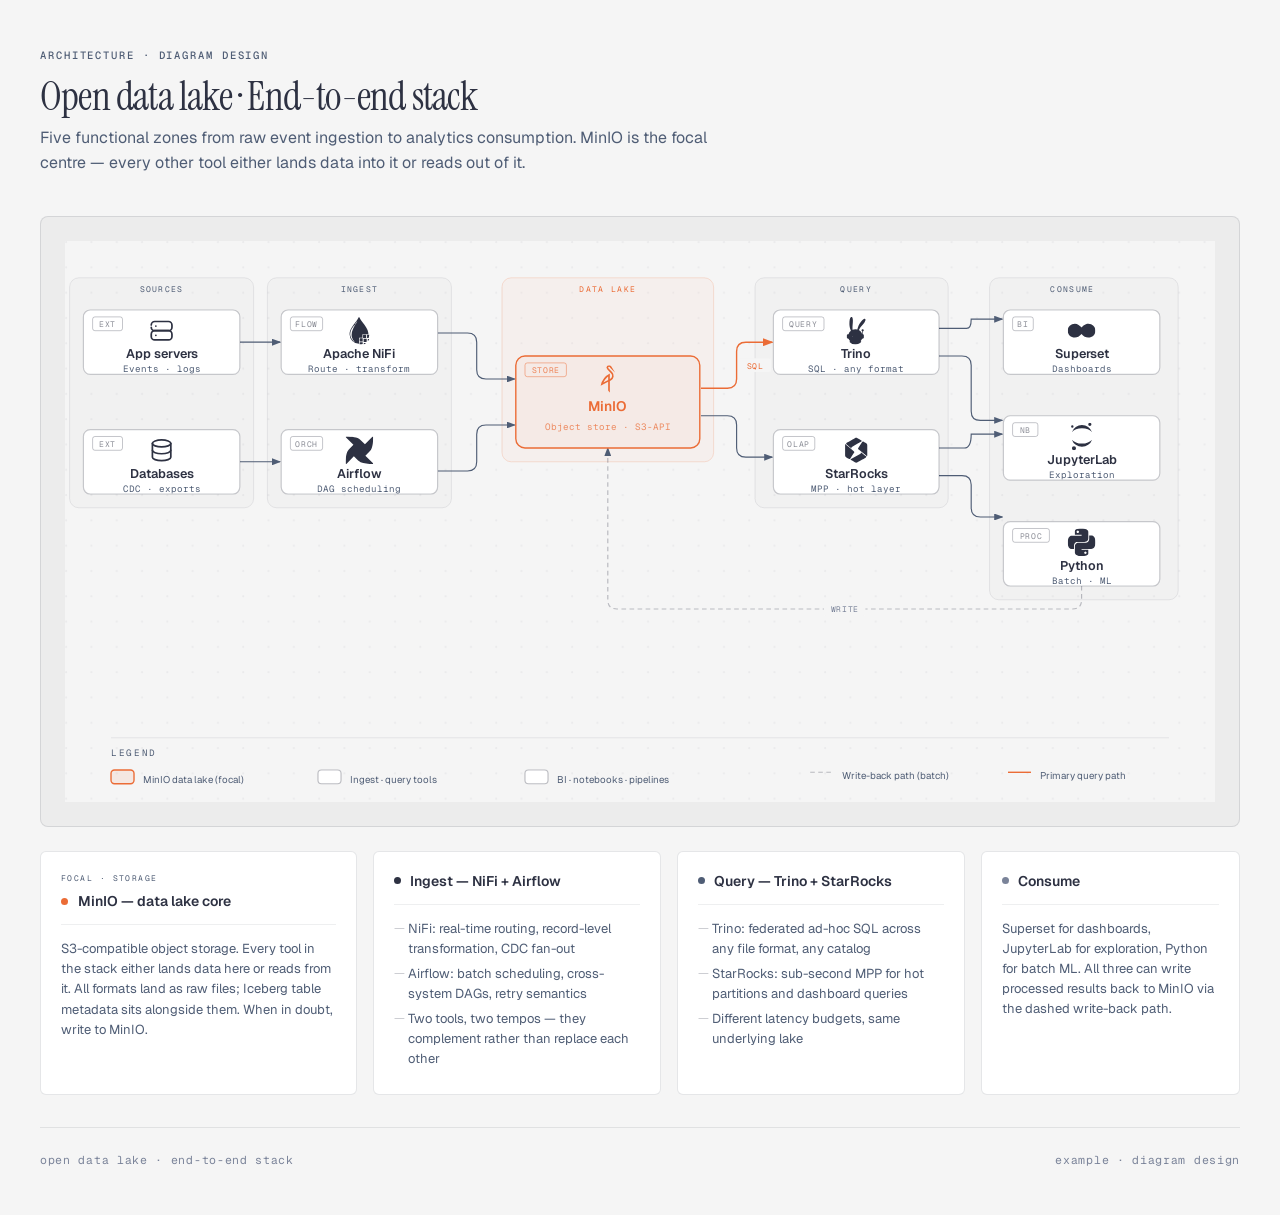
<file: starter-kit/skills/diagram-design/assets/example-datalake-full.html>
<!DOCTYPE html>
<html lang="en">
<head>
  <meta charset="UTF-8">
  <meta name="viewport" content="width=device-width, initial-scale=1.0">
  <title>Open data lake · Architecture</title>
  <link href="https://fonts.googleapis.com/css2?family=Instrument+Serif:ital@0;1&family=Geist:wght@400;500;600&family=Geist+Mono:wght@400;500;600&display=swap" rel="stylesheet">
  <style>
    *, *::before, *::after { box-sizing: border-box; margin: 0; padding: 0; }
    :root { --color-paper:#f5f5f5; --color-paper-2:#ececec; --color-ink:#2d3142; --color-muted:#4f5d75; --color-soft:#7a8399; --color-rule:rgba(45,49,66,0.12); --color-accent:#eb6c36; --font-sans:'Geist',system-ui,sans-serif; --font-serif:'Instrument Serif',serif; --font-mono:'Geist Mono',ui-monospace,monospace; }
    body { font-family: var(--font-sans); background: var(--color-paper); min-height: 100vh; padding: 3rem 2rem; color: var(--color-ink); }
    .container { max-width: 1200px; margin: 0 auto; }
    .header { margin-bottom: 2.5rem; }
    .header-eyebrow { font-family: var(--font-mono); font-size: 0.66rem; font-weight: 500; letter-spacing: 0.18em; text-transform: uppercase; color: var(--color-muted); margin-bottom: 0.75rem; }
    h1 { font-family: var(--font-serif); font-size: clamp(1.75rem, 3vw + 1rem, 2.5rem); font-weight: 400; letter-spacing: -0.02em; line-height: 1.1; margin-bottom: 0.5rem; }
    .subtitle { font-size: 1rem; line-height: 1.55; color: var(--color-muted); max-width: 64ch; }
    .diagram-container { background: var(--color-paper-2); border-radius: 8px; border: 1px solid var(--color-rule); padding: 1.5rem; overflow-x: auto; }
    svg { width: 100%; min-width: 960px; display: block; }
    .cards { display: grid; grid-template-columns: 1.1fr 1fr 1fr 0.9fr; gap: 1rem; margin-top: 1.5rem; }
    @media (max-width: 980px) { .cards { grid-template-columns: 1fr 1fr; } }
    @media (max-width: 600px) { .cards { grid-template-columns: 1fr; } }
    .card { background: #fff; border-radius: 6px; border: 1px solid var(--color-rule); padding: 1.25rem; }
    .card .eyebrow { font-family: var(--font-mono); font-size: 0.5rem; letter-spacing: 0.18em; text-transform: uppercase; color: var(--color-muted); margin-bottom: 0.5rem; }
    .card-header { display: flex; align-items: center; gap: 0.6rem; margin-bottom: 0.875rem; padding-bottom: 0.875rem; border-bottom: 1px solid rgba(45,49,66,0.08); }
    .card-dot { width: 7px; height: 7px; border-radius: 50%; }
    .card-dot.coral  { background: var(--color-accent); }
    .card-dot.ink    { background: var(--color-ink); }
    .card-dot.muted  { background: var(--color-muted); }
    .card-dot.soft   { background: var(--color-soft); }
    .card h3 { font-size: 0.875rem; font-weight: 600; }
    .card p, .card ul { color: var(--color-muted); font-size: 0.8125rem; line-height: 1.55; list-style: none; }
    .card li { margin-bottom: 0.3rem; padding-left: 0.875rem; position: relative; }
    .card li::before { content: '—'; position: absolute; left: 0; color: rgba(45,49,66,0.25); font-size: 0.75rem; }
    .footer { margin-top: 2rem; padding-top: 1.5rem; border-top: 1px solid rgba(45,49,66,0.10); font-family: var(--font-mono); font-size: 0.72rem; letter-spacing: 0.06em; color: var(--color-soft); display: flex; justify-content: space-between; flex-wrap: wrap; gap: 0.5rem; }
  </style>
</head>
<body>
  <div class="container">
    <div class="header">
      <p class="header-eyebrow">Architecture · Diagram Design</p>
      <h1>Open data lake · End-to-end stack</h1>
      <p class="subtitle">Five functional zones from raw event ingestion to analytics consumption. MinIO is the focal centre — every other tool either lands data into it or reads out of it.</p>
    </div>

    <div class="diagram-container">
      <svg viewBox="0 0 1000 488" xmlns="http://www.w3.org/2000/svg" role="img" aria-labelledby="datalake-full-title datalake-full-desc">
        <title id="datalake-full-title">Open data lake · End-to-end stack</title>
        <desc id="datalake-full-desc">Data lake architecture showing app servers and databases flowing through Apache NiFi into MinIO, then Trino, StarRocks, Superset, JupyterLab, and Python.</desc>
        <defs>
          <pattern id="dots" width="22" height="22" patternUnits="userSpaceOnUse">
            <circle cx="1" cy="1" r="0.9" fill="rgba(45,49,66,0.10)"/>
          </pattern>
          <marker id="arrow" markerWidth="8" markerHeight="6" refX="7" refY="3" orient="auto">
            <polygon points="0 0, 8 3, 0 6" fill="#4f5d75"/>
          </marker>
          <marker id="arrow-accent" markerWidth="8" markerHeight="6" refX="7" refY="3" orient="auto">
            <polygon points="0 0, 8 3, 0 6" fill="#eb6c36"/>
          </marker>
        </defs>

        <rect width="100%" height="100%" fill="#f5f5f5"/>
        <rect width="100%" height="100%" fill="url(#dots)" opacity="0.55"/>

        <rect x="4"   y="32" width="160" height="200" rx="8" fill="rgba(45,49,66,0.02)" stroke="rgba(45,49,66,0.10)" stroke-width="0.8"/>
        <rect x="176" y="32" width="160" height="200" rx="8" fill="rgba(45,49,66,0.02)" stroke="rgba(45,49,66,0.10)" stroke-width="0.8"/>
        <rect x="380" y="32" width="184" height="160" rx="8" fill="rgba(235,108,54,0.04)" stroke="rgba(235,108,54,0.20)" stroke-width="0.8"/>
        <rect x="600" y="32" width="168" height="200" rx="8" fill="rgba(45,49,66,0.02)" stroke="rgba(45,49,66,0.10)" stroke-width="0.8"/>
        <rect x="804" y="32" width="164" height="280" rx="8" fill="rgba(45,49,66,0.02)" stroke="rgba(45,49,66,0.10)" stroke-width="0.8"/>

        <text x="84"  y="44" fill="#4f5d75" font-size="7" font-family="'Geist Mono', monospace" letter-spacing="0.16em" text-anchor="middle">SOURCES</text>
        <text x="256" y="44" fill="#4f5d75" font-size="7" font-family="'Geist Mono', monospace" letter-spacing="0.16em" text-anchor="middle">INGEST</text>
        <text x="472" y="44" fill="#eb6c36" font-size="7" font-family="'Geist Mono', monospace" letter-spacing="0.16em" text-anchor="middle">DATA LAKE</text>
        <text x="688" y="44" fill="#4f5d75" font-size="7" font-family="'Geist Mono', monospace" letter-spacing="0.16em" text-anchor="middle">QUERY</text>
        <text x="876" y="44" fill="#4f5d75" font-size="7" font-family="'Geist Mono', monospace" letter-spacing="0.16em" text-anchor="middle">CONSUME</text>

        <line x1="152" y1="88"  x2="187" y2="88"  stroke="#4f5d75" stroke-width="1" marker-end="url(#arrow)"/>
        <line x1="152" y1="192" x2="187" y2="192" stroke="#4f5d75" stroke-width="1" marker-end="url(#arrow)"/>
        <path d="M 324,80 H 350 Q 358,80 358,88 V 112 Q 358,120 366,120 H 391" fill="none" stroke="#4f5d75" stroke-width="1" marker-end="url(#arrow)"/>
        <path d="M 324,200 H 350 Q 358,200 358,192 V 168 Q 358,160 366,160 H 391" fill="none" stroke="#4f5d75" stroke-width="1" marker-end="url(#arrow)"/>
        <path d="M 553,128 H 576 Q 584,128 584,120 V 96 Q 584,88 592,88 H 615" fill="none" stroke="#eb6c36" stroke-width="1.2" marker-end="url(#arrow-accent)"/>
        <path d="M 553,152 H 576 Q 584,152 584,160 V 180 Q 584,188 592,188 H 615" fill="none" stroke="#4f5d75" stroke-width="1" marker-end="url(#arrow)"/>
        <rect x="586" y="102" width="28" height="12" rx="2" fill="#f5f5f5"/>
        <text x="600" y="111" fill="#eb6c36" font-size="7" font-family="'Geist Mono', monospace" text-anchor="middle" letter-spacing="0.08em">SQL</text>
        <path d="M 760,76 H 784 Q 788,76 788,68 H 815" fill="none" stroke="#4f5d75" stroke-width="1" marker-end="url(#arrow)"/>
        <path d="M 760,100 H 780 Q 788,100 788,108 V 148 Q 788,156 796,156 H 815" fill="none" stroke="#4f5d75" stroke-width="1" marker-end="url(#arrow)"/>
        <path d="M 760,180 H 782 Q 788,180 788,168 H 815" fill="none" stroke="#4f5d75" stroke-width="1" marker-end="url(#arrow)"/>
        <path d="M 760,204 H 780 Q 788,204 788,212 V 232 Q 788,240 796,240 H 815" fill="none" stroke="#4f5d75" stroke-width="1" marker-end="url(#arrow)"/>
        <path d="M 884,300 V 312 Q 884,320 876,320 H 480 Q 472,320 472,312 V 180" fill="none" stroke="rgba(45,49,66,0.30)" stroke-width="1" stroke-dasharray="4,3" marker-end="url(#arrow)"/>
        <rect x="660" y="314" width="36" height="12" rx="2" fill="#f5f5f5"/>
        <text x="678" y="323" fill="#7a8399" font-size="7" font-family="'Geist Mono', monospace" text-anchor="middle" letter-spacing="0.08em">WRITE</text>

        <rect x="16" y="60" width="136" height="56" rx="6" fill="#f5f5f5"/>
        <rect x="16" y="60" width="136" height="56" rx="6" fill="white" stroke="rgba(45,49,66,0.25)" stroke-width="1"/>
        <rect x="24" y="66" width="26" height="12" rx="2" fill="transparent" stroke="rgba(45,49,66,0.30)" stroke-width="0.8"/>
        <text x="37" y="75" fill="rgba(45,49,66,0.55)" font-size="7" font-family="'Geist Mono', monospace" text-anchor="middle" letter-spacing="0.08em">EXT</text>
        <svg x="72" y="66" width="24" height="24" viewBox="0 0 24 24" fill="none" stroke="#2d3142" stroke-width="1.5" stroke-linecap="round" stroke-linejoin="round" aria-hidden="true">
          <path d="M3 7a3 3 0 0 1 3 -3h12a3 3 0 0 1 3 3v2a3 3 0 0 1 -3 3h-12a3 3 0 0 1 -3 -3"/>
          <path d="M3 15a3 3 0 0 1 3 -3h12a3 3 0 0 1 3 3v2a3 3 0 0 1 -3 3h-12a3 3 0 0 1 -3 -3l0 -2"/>
          <path d="M7 8l0 .01"/><path d="M7 16l0 .01"/>
        </svg>
        <text x="84" y="102" fill="#2d3142" font-size="11" font-weight="600" font-family="'Geist', sans-serif" text-anchor="middle">App servers</text>
        <text x="84" y="114" fill="#4f5d75" font-size="8" font-family="'Geist Mono', monospace" text-anchor="middle">Events · logs</text>

        <rect x="16" y="164" width="136" height="56" rx="6" fill="#f5f5f5"/>
        <rect x="16" y="164" width="136" height="56" rx="6" fill="white" stroke="rgba(45,49,66,0.25)" stroke-width="1"/>
        <rect x="24" y="170" width="26" height="12" rx="2" fill="transparent" stroke="rgba(45,49,66,0.30)" stroke-width="0.8"/>
        <text x="37" y="179" fill="rgba(45,49,66,0.55)" font-size="7" font-family="'Geist Mono', monospace" text-anchor="middle" letter-spacing="0.08em">EXT</text>
        <svg x="72" y="170" width="24" height="24" viewBox="0 0 24 24" fill="none" stroke="#2d3142" stroke-width="1.5" stroke-linecap="round" stroke-linejoin="round" aria-hidden="true">
          <path d="M4 6a8 3 0 1 0 16 0a8 3 0 1 0 -16 0"/>
          <path d="M4 6v6a8 3 0 0 0 16 0v-6"/>
          <path d="M4 12v6a8 3 0 0 0 16 0v-6"/>
        </svg>
        <text x="84" y="206" fill="#2d3142" font-size="11" font-weight="600" font-family="'Geist', sans-serif" text-anchor="middle">Databases</text>
        <text x="84" y="218" fill="#4f5d75" font-size="8" font-family="'Geist Mono', monospace" text-anchor="middle">CDC · exports</text>

        <rect x="188" y="60" width="136" height="56" rx="6" fill="#f5f5f5"/>
        <rect x="188" y="60" width="136" height="56" rx="6" fill="white" stroke="rgba(45,49,66,0.25)" stroke-width="1"/>
        <rect x="196" y="66" width="28" height="12" rx="2" fill="transparent" stroke="rgba(45,49,66,0.30)" stroke-width="0.8"/>
        <text x="210" y="75" fill="rgba(45,49,66,0.55)" font-size="7" font-family="'Geist Mono', monospace" text-anchor="middle" letter-spacing="0.08em">FLOW</text>
        <svg x="244" y="66" width="24" height="24" viewBox="0 0 24 24" fill="#2d3142" aria-hidden="true">
          <path d="M11.648 0a.093.093 0 0 0-.084.053A30.71 30.71 0 0 1 8.592 4.73c-2.09 2.728-5.145 6.466-5.145 10.364a8.201 8.201 0 0 0 8.201 8.2v-5.003c0-.106.087-.193.194-.193h2.81v-2.813c0-.106.087-.191.194-.191h5.004c0-3.9-3.056-7.636-5.145-10.364A30.712 30.712 0 0 1 11.732.053.094.094 0 0 0 11.648 0zm-1.632 3.867c.05 0 .08.034.037.112-.11.197-.218.397-.328.593-.396.702-.819 1.389-1.23 2.08-.196-.032-.39-.06-.585-.088.495-.651 1-1.296 1.48-1.959.153-.209.302-.423.454-.634a.24.24 0 0 1 .172-.104zM7.44 7.186c.221.035.444.076.666.119-.073.129-.15.256-.223.383a29.073 29.073 0 0 0-1.625 3.261c-.874 2.123-1.383 4.444-.77 6.707a8.222 8.222 0 0 0 2.217 3.74c.083.083-.02.216-.119.155a7.568 7.568 0 0 1-.93-.686A7.674 7.674 0 0 1 4.1 16.248c-.329-2.156.387-4.246 1.418-6.115a27.44 27.44 0 0 1 1.92-2.947zm7.931 8.435a.193.193 0 0 0-.191.191V18.3h2.677V15.62zm3.299 0V18.3h1.348a7.975 7.975 0 0 0 .515-2.678zm-6.303 3.004a.193.193 0 0 0-.191.193v2.485h2.678v-2.678Zm3.295.484v2.68h2.115a.562.562 0 0 0 .399-.162v-.004a.562.562 0 0 0 .16-.397V19.11zm3.674.182v1.98a7.999 7.999 0 0 0 1.217-1.98zm-6.969 2.824a.193.193 0 0 0-.191.192v1.672a7.997 7.997 0 0 0 2.678-.516v-1.348zm3.48.668V24a8.008 8.008 0 0 0 1.98-1.217z"/>
        </svg>
        <text x="256" y="102" fill="#2d3142" font-size="11" font-weight="600" font-family="'Geist', sans-serif" text-anchor="middle">Apache NiFi</text>
        <text x="256" y="114" fill="#4f5d75" font-size="8" font-family="'Geist Mono', monospace" text-anchor="middle">Route · transform</text>

        <rect x="188" y="164" width="136" height="56" rx="6" fill="#f5f5f5"/>
        <rect x="188" y="164" width="136" height="56" rx="6" fill="white" stroke="rgba(45,49,66,0.25)" stroke-width="1"/>
        <rect x="196" y="170" width="28" height="12" rx="2" fill="transparent" stroke="rgba(45,49,66,0.30)" stroke-width="0.8"/>
        <text x="210" y="179" fill="rgba(45,49,66,0.55)" font-size="7" font-family="'Geist Mono', monospace" text-anchor="middle" letter-spacing="0.08em">ORCH</text>
        <svg x="244" y="170" width="24" height="24" viewBox="0 0 24 24" fill="#2d3142" aria-hidden="true">
          <path d="M17.195 16.822l4.002-4.102C23.55 10.308 23.934 5.154 24 .43a.396.396 0 0 0-.246-.373.392.392 0 0 0-.437.09l-6.495 6.658-4.102-4.003C10.309.45 5.154.066.43 0H.423a.397.397 0 0 0-.277.683l6.658 6.494-4.003 4.103C.45 13.692.065 18.846 0 23.57a.398.398 0 0 0 .683.282l6.494-6.657 3.934 3.837.17.165c2.41 2.353 7.565 2.737 12.288 2.803h.006a.397.397 0 0 0 .277-.683l-6.657-6.495z"/>
        </svg>
        <text x="256" y="206" fill="#2d3142" font-size="11" font-weight="600" font-family="'Geist', sans-serif" text-anchor="middle">Airflow</text>
        <text x="256" y="218" fill="#4f5d75" font-size="8" font-family="'Geist Mono', monospace" text-anchor="middle">DAG scheduling</text>

        <rect x="392" y="100" width="160" height="80" rx="8" fill="#f5f5f5"/>
        <rect x="392" y="100" width="160" height="80" rx="8" fill="rgba(235,108,54,0.08)" stroke="#eb6c36" stroke-width="1.2"/>
        <rect x="400" y="106" width="36" height="12" rx="2" fill="transparent" stroke="rgba(235,108,54,0.50)" stroke-width="0.8"/>
        <text x="418" y="115" fill="rgba(235,108,54,0.80)" font-size="7" font-family="'Geist Mono', monospace" text-anchor="middle" letter-spacing="0.08em">STORE</text>
        <svg x="460" y="108" width="24" height="24" viewBox="0 0 24 24" fill="#eb6c36" aria-hidden="true">
          <path d="M13.2072.006c-.6216-.0478-1.2.1943-1.6211.582a2.15 2.15 0 0 0-.0938 3.0352l3.4082 3.5507a3.042 3.042 0 0 1-.664 4.6875l-.463.2383V7.2853a15.4198 15.4198 0 0 0-8.0174 10.4862v.0176l6.5487-3.3281v7.621L13.7794 24V13.6817l.8965-.4629a4.4432 4.4432 0 0 0 1.2207-7.0292l-3.371-3.5254a.7489.7489 0 0 1 .037-1.0547.7522.7522 0 0 1 1.0567.0371l.4668.4863-.006.0059 4.0704 4.2441a.0566.0566 0 0 0 .082 0 .06.06 0 0 0 0-.0703l-3.1406-5.1425-.1484.1425.1484-.1445C14.4945.3926 13.8287.0538 13.2072.006Zm-.9024 9.8652v2.9941l-4.1523 2.1484a13.9787 13.9787 0 0 1 2.7676-3.9277 14.1784 14.1784 0 0 1 1.3847-1.2148z"/>
        </svg>
        <text x="472" y="148" fill="#eb6c36" font-size="12" font-weight="600" font-family="'Geist', sans-serif" text-anchor="middle">MinIO</text>
        <text x="472" y="164" fill="#eb6c36" font-size="8" font-family="'Geist Mono', monospace" text-anchor="middle" opacity="0.75">Object store · S3-API</text>

        <rect x="616" y="60" width="144" height="56" rx="6" fill="#f5f5f5"/>
        <rect x="616" y="60" width="144" height="56" rx="6" fill="white" stroke="rgba(45,49,66,0.25)" stroke-width="1"/>
        <rect x="624" y="66" width="36" height="12" rx="2" fill="transparent" stroke="rgba(45,49,66,0.30)" stroke-width="0.8"/>
        <text x="642" y="75" fill="rgba(45,49,66,0.55)" font-size="7" font-family="'Geist Mono', monospace" text-anchor="middle" letter-spacing="0.08em">QUERY</text>
        <svg x="676" y="66" width="24" height="24" viewBox="0 0 24 24" fill="#2d3142" aria-hidden="true">
          <path d="M14.124 16.8529a.1615.1615 0 1 1 .1576.1614.1577.1577 0 0 1-.1576-.1614zm-5.607-.1576a.1614.1614 0 1 0 0 .3228.1614.1614 0 0 0 0-.3228zm10.1341-.6648v1.9869c-.031.5788-.524 1.0237-1.1029.9954h-.3843a5.0596 5.0596 0 0 1-1.1298 1.7178.3192.3192 0 0 0 0 .465l.2382.2191a.3036.3036 0 0 1 .0385.4304c-1.126 1.3835-2.9669 2.1521-5.0498 2.1521a6.575 6.575 0 0 1-4.8192-1.8985c-.0029-.0032-.0059-.0063-.0087-.0096a.6302.6302 0 0 1 .0548-.8896c.137-.1265.1371-.3462 0-.4727a4.944 4.944 0 0 1-1.126-1.714h-.3497c-.5797.0284-1.0737-.416-1.1068-.9954v-1.9869c.0351-.5779.5286-1.02 1.1068-.9915h.2728a5.7648 5.7648 0 0 1 2.0791-3.0936c-.4227-1.0991-1.1529-3.2551-1.226-5.0075C6.0229 4.4705 6.2189.078 7.8253.001c1.6064-.0768 1.3719 4.0275 1.0991 6.6946a32.732 32.732 0 0 0-.123 4.4503 6.994 6.994 0 0 1 2.4826-.4304 7.2414 7.2414 0 0 1 1.7371.2075c.2614-1.2682.8762-3.574 2.0292-5.1958 1.6717-2.352 3.4357-4.7808 4.6116-4.1006 1.176.6802-.3074 3.1398-1.3297 4.4272-1.0222 1.2874-2.7862 3.2089-3.3742 4.2274-.2114.3843-.4304.8032-.5956 1.1529a5.7375 5.7375 0 0 1 2.9169 3.6125h.073v-2.3058a.3075.3075 0 0 0-.1806-.2844.9148.9148 0 0 1-.5573-.8148 1.0184 1.0184 0 0 1 .9045-.9044c.5593-.0598 1.061.3452 1.1208.9044a.9187.9187 0 0 1-.5534.8148.3074.3074 0 0 0-.1691.2844v2.1522a.3113.3113 0 0 0 .1691.2805.9724.9724 0 0 1 .5648.857z"/>
        </svg>
        <text x="688" y="102" fill="#2d3142" font-size="11" font-weight="600" font-family="'Geist', sans-serif" text-anchor="middle">Trino</text>
        <text x="688" y="114" fill="#4f5d75" font-size="8" font-family="'Geist Mono', monospace" text-anchor="middle">SQL · any format</text>

        <rect x="616" y="164" width="144" height="56" rx="6" fill="#f5f5f5"/>
        <rect x="616" y="164" width="144" height="56" rx="6" fill="white" stroke="rgba(45,49,66,0.25)" stroke-width="1"/>
        <rect x="624" y="170" width="28" height="12" rx="2" fill="transparent" stroke="rgba(45,49,66,0.30)" stroke-width="0.8"/>
        <text x="638" y="179" fill="rgba(45,49,66,0.55)" font-size="7" font-family="'Geist Mono', monospace" text-anchor="middle" letter-spacing="0.08em">OLAP</text>
        <svg x="676" y="170" width="24" height="24" viewBox="0 0 100 100" fill="#2d3142" aria-hidden="true">
          <path d="M11.8,26.4c-0.1,2.2,0.9,3.4,2.3,4.5c9,7.4,18,14.8,27,22.2c2.5,2.1,2.7,3.5,1,6.2c-4.4,6.7-8.8,13.4-13.2,20.1c-1.7,2.5-3.2,2.9-5.9,1.4c-2.8-1.6-5.6-3.2-8.4-4.8c-3.2-1.8-4.8-4.6-4.8-8.3c0-11.8,0-23.6,0-35.5C9.8,30.2,10.3,28.4,11.8,26.4z"/>
          <path d="M87.9,73.8c0.6-2.3-0.5-3.5-1.9-4.6c-9-7.4-17.9-14.7-26.8-22.1c-2.9-2.4-3.1-3.6-1.1-6.7c4.3-6.6,8.7-13.2,13-19.8c1.7-2.6,3.3-2.9,6-1.4c2.8,1.6,5.6,3.2,8.3,4.8c3.2,1.8,4.7,4.5,4.7,8.2c0,11.9,0,23.7,0,35.6C90.2,69.9,89.6,71.9,87.9,73.8z"/>
          <path d="M67.1,56.8c0.6,0.4,17.3,14.1,17.5,14.3c2.4,2.2,2.2,4.1-0.6,5.8C76.8,81,57.3,92.1,54.8,93.6c-3.2,1.9-6.4,1.9-9.6,0c-4.6-2.7-9.2-5.3-13.8-8c-2.2-1.3-2.2-2.7,0-3.9C42.3,75.5,53.1,69.2,64,63C66.5,61.6,68.2,60.1,67.1,56.8z"/>
          <path d="M32.9,43.2c-0.6-0.4-17.3-14.1-17.5-14.3c-2.4-2.2-2.2-4.1,0.6-5.8C23.2,19,42.7,7.9,45.2,6.4c3.2-1.9,6.4-1.9,9.6,0c4.6,2.7,9.2,5.3,13.8,8c2.2,1.3,2.2,2.7,0,3.9C57.7,24.5,46.9,30.8,36,37C33.5,38.4,31.8,39.9,32.9,43.2z"/>
        </svg>
        <text x="688" y="206" fill="#2d3142" font-size="11" font-weight="600" font-family="'Geist', sans-serif" text-anchor="middle">StarRocks</text>
        <text x="688" y="218" fill="#4f5d75" font-size="8" font-family="'Geist Mono', monospace" text-anchor="middle">MPP · hot layer</text>

        <rect x="816" y="60" width="136" height="56" rx="6" fill="#f5f5f5"/>
        <rect x="816" y="60" width="136" height="56" rx="6" fill="white" stroke="rgba(45,49,66,0.25)" stroke-width="1"/>
        <rect x="824" y="66" width="18" height="12" rx="2" fill="transparent" stroke="rgba(45,49,66,0.30)" stroke-width="0.8"/>
        <text x="833" y="75" fill="rgba(45,49,66,0.55)" font-size="7" font-family="'Geist Mono', monospace" text-anchor="middle" letter-spacing="0.08em">BI</text>
        <svg x="872" y="66" width="24" height="24" viewBox="0 0 24 24" fill="#2d3142" aria-hidden="true">
          <path d="M6.168 6.045C2.603 6.045 0 8.579 0 12.014c0 3.434 2.603 5.941 6.168 5.941 2.184 0 3.888-1.026 5.775-3.078 1.53 2.033 4.037 3.136 5.89 3.078 3.566 0 6.167-2.503 6.167-5.941 0-3.438-2.601-5.97-6.168-5.97-2.864 0-5.138 2.425-5.771 3.173-.76-.9-1.674-1.665-2.682-2.274-1.019-.588-2.084-.898-3.211-.898z"/>
        </svg>
        <text x="884" y="102" fill="#2d3142" font-size="11" font-weight="600" font-family="'Geist', sans-serif" text-anchor="middle">Superset</text>
        <text x="884" y="114" fill="#4f5d75" font-size="8" font-family="'Geist Mono', monospace" text-anchor="middle">Dashboards</text>

        <rect x="816" y="152" width="136" height="56" rx="6" fill="#f5f5f5"/>
        <rect x="816" y="152" width="136" height="56" rx="6" fill="white" stroke="rgba(45,49,66,0.25)" stroke-width="1"/>
        <rect x="824" y="158" width="22" height="12" rx="2" fill="transparent" stroke="rgba(45,49,66,0.30)" stroke-width="0.8"/>
        <text x="835" y="167" fill="rgba(45,49,66,0.55)" font-size="7" font-family="'Geist Mono', monospace" text-anchor="middle" letter-spacing="0.08em">NB</text>
        <svg x="872" y="158" width="24" height="24" viewBox="0 0 24 24" fill="#2d3142" aria-hidden="true">
          <path d="M7.157 22.201A1.784 1.799 0 0 1 5.374 24a1.784 1.799 0 0 1-1.784-1.799 1.784 1.799 0 0 1 1.784-1.799 1.784 1.799 0 0 1 1.783 1.799zM20.582 1.427a1.415 1.427 0 0 1-1.415 1.428 1.415 1.427 0 0 1-1.416-1.428A1.415 1.427 0 0 1 19.167 0a1.415 1.427 0 0 1 1.415 1.427zM4.992 3.336A1.047 1.056 0 0 1 3.946 4.39a1.047 1.056 0 0 1-1.047-1.055A1.047 1.056 0 0 1 3.946 2.28a1.047 1.056 0 0 1 1.046 1.056zm7.336 1.517c3.769 0 7.06 1.38 8.768 3.424a9.363 9.363 0 0 0-3.393-4.547 9.238 9.238 0 0 0-5.377-1.728A9.238 9.238 0 0 0 6.95 3.73a9.363 9.363 0 0 0-3.394 4.547c1.713-2.04 5.004-3.424 8.772-3.424zm.001 13.295c-3.768 0-7.06-1.381-8.768-3.425a9.363 9.363 0 0 0 3.394 4.547A9.238 9.238 0 0 0 12.33 21a9.238 9.238 0 0 0 5.377-1.729 9.363 9.363 0 0 0 3.393-4.547c-1.712 2.044-5.003 3.425-8.772 3.425z"/>
        </svg>
        <text x="884" y="194" fill="#2d3142" font-size="11" font-weight="600" font-family="'Geist', sans-serif" text-anchor="middle">JupyterLab</text>
        <text x="884" y="206" fill="#4f5d75" font-size="8" font-family="'Geist Mono', monospace" text-anchor="middle">Exploration</text>

        <rect x="816" y="244" width="136" height="56" rx="6" fill="#f5f5f5"/>
        <rect x="816" y="244" width="136" height="56" rx="6" fill="white" stroke="rgba(45,49,66,0.25)" stroke-width="1"/>
        <rect x="824" y="250" width="32" height="12" rx="2" fill="transparent" stroke="rgba(45,49,66,0.30)" stroke-width="0.8"/>
        <text x="840" y="259" fill="rgba(45,49,66,0.55)" font-size="7" font-family="'Geist Mono', monospace" text-anchor="middle" letter-spacing="0.08em">PROC</text>
        <svg x="872" y="250" width="24" height="24" viewBox="0 0 24 24" fill="#2d3142" aria-hidden="true">
          <path d="M14.25.18l.9.2.73.26.59.3.45.32.34.34.25.34.16.33.1.3.04.26.02.2-.01.13V8.5l-.05.63-.13.55-.21.46-.26.38-.3.31-.33.25-.35.19-.35.14-.33.1-.3.07-.26.04-.21.02H8.77l-.69.05-.59.14-.5.22-.41.27-.33.32-.27.35-.2.36-.15.37-.1.35-.07.32-.04.27-.02.21v3.06H3.17l-.21-.03-.28-.07-.32-.12-.35-.18-.36-.26-.36-.36-.35-.46-.32-.59-.28-.73-.21-.88-.14-1.05-.05-1.23.06-1.22.16-1.04.24-.87.32-.71.36-.57.4-.44.42-.33.42-.24.4-.16.36-.1.32-.05.24-.01h.16l.06.01h8.16v-.83H6.18l-.01-2.75-.02-.37.05-.34.11-.31.17-.28.25-.26.31-.23.38-.2.44-.18.51-.15.58-.12.64-.1.71-.06.77-.04.84-.02 1.27.05zm-6.3 1.98l-.23.33-.08.41.08.41.23.34.33.22.41.09.41-.09.33-.22.23-.34.08-.41-.08-.41-.23-.33-.33-.22-.41-.09-.41.09zm13.09 3.95l.28.06.32.12.35.18.36.27.36.35.35.47.32.59.28.73.21.88.14 1.04.05 1.23-.06 1.23-.16 1.04-.24.86-.32.71-.36.57-.4.45-.42.33-.42.24-.4.16-.36.09-.32.05-.24.02-.16-.01h-8.22v.82h5.84l.01 2.76.02.36-.05.34-.11.31-.17.29-.25.25-.31.24-.38.2-.44.17-.51.15-.58.13-.64.09-.71.07-.77.04-.84.01-1.27-.04-1.07-.14-.9-.2-.73-.25-.59-.3-.45-.33-.34-.34-.25-.34-.16-.33-.1-.3-.04-.25-.02-.2.01-.13v-5.34l.05-.64.13-.54.21-.46.26-.38.3-.32.33-.24.35-.2.35-.14.33-.1.3-.06.26-.04.21-.02.13-.01h5.84l.69-.05.59-.14.5-.21.41-.28.33-.32.27-.35.2-.36.15-.36.1-.35.07-.32.04-.28.02-.21V6.07h2.09l.14.01zm-6.47 14.25l-.23.33-.08.41.08.41.23.33.33.23.41.08.41-.08.33-.23.23-.33.08-.41-.08-.41-.23-.33-.33-.23-.41-.08-.41.08z"/>
        </svg>
        <text x="884" y="286" fill="#2d3142" font-size="11" font-weight="600" font-family="'Geist', sans-serif" text-anchor="middle">Python</text>
        <text x="884" y="298" fill="#4f5d75" font-size="8" font-family="'Geist Mono', monospace" text-anchor="middle">Batch · ML</text>

        <line x1="40" y1="432" x2="960" y2="432" stroke="rgba(45,49,66,0.10)" stroke-width="0.8"/>
        <text x="40" y="448" fill="#4f5d75" font-size="8" font-family="'Geist Mono', monospace" letter-spacing="0.18em">LEGEND</text>
        <rect x="40" y="460" width="20" height="12" rx="3" fill="rgba(235,108,54,0.10)" stroke="#eb6c36" stroke-width="1.2"/>
        <text x="68" y="471" fill="#4f5d75" font-size="8.5" font-family="'Geist', sans-serif">MinIO data lake (focal)</text>
        <rect x="220" y="460" width="20" height="12" rx="3" fill="white" stroke="rgba(45,49,66,0.30)" stroke-width="1"/>
        <text x="248" y="471" fill="#4f5d75" font-size="8.5" font-family="'Geist', sans-serif">Ingest · query tools</text>
        <rect x="400" y="460" width="20" height="12" rx="3" fill="white" stroke="rgba(45,49,66,0.30)" stroke-width="1"/>
        <text x="428" y="471" fill="#4f5d75" font-size="8.5" font-family="'Geist', sans-serif">BI · notebooks · pipelines</text>
        <line x1="648" y1="462" x2="668" y2="462" stroke="rgba(45,49,66,0.30)" stroke-width="1" stroke-dasharray="4,3"/>
        <text x="676" y="468" fill="#4f5d75" font-size="8.5" font-family="'Geist', sans-serif">Write-back path (batch)</text>
        <line x1="820" y1="462" x2="840" y2="462" stroke="#eb6c36" stroke-width="1.2"/>
        <text x="848" y="468" fill="#4f5d75" font-size="8.5" font-family="'Geist', sans-serif">Primary query path</text>
      </svg>
    </div>

    <div class="cards">
      <div class="card">
        <p class="eyebrow">FOCAL · STORAGE</p>
        <div class="card-header"><span class="card-dot coral"></span><h3>MinIO — data lake core</h3></div>
        <p>S3-compatible object storage. Every tool in the stack either lands data here or reads from it. All formats land as raw files; Iceberg table metadata sits alongside them. When in doubt, write to MinIO.</p>
      </div>
      <div class="card">
        <div class="card-header"><span class="card-dot ink"></span><h3>Ingest — NiFi + Airflow</h3></div>
        <ul>
          <li>NiFi: real-time routing, record-level transformation, CDC fan-out</li>
          <li>Airflow: batch scheduling, cross-system DAGs, retry semantics</li>
          <li>Two tools, two tempos — they complement rather than replace each other</li>
        </ul>
      </div>
      <div class="card">
        <div class="card-header"><span class="card-dot muted"></span><h3>Query — Trino + StarRocks</h3></div>
        <ul>
          <li>Trino: federated ad-hoc SQL across any file format, any catalog</li>
          <li>StarRocks: sub-second MPP for hot partitions and dashboard queries</li>
          <li>Different latency budgets, same underlying lake</li>
        </ul>
      </div>
      <div class="card">
        <div class="card-header"><span class="card-dot soft"></span><h3>Consume</h3></div>
        <p>Superset for dashboards, JupyterLab for exploration, Python for batch ML. All three can write processed results back to MinIO via the dashed write-back path.</p>
      </div>
    </div>

    <div class="footer">
      <span>open data lake · end-to-end stack</span>
      <span>example · diagram design</span>
    </div>
  </div>
</body>
</html>
</file>
